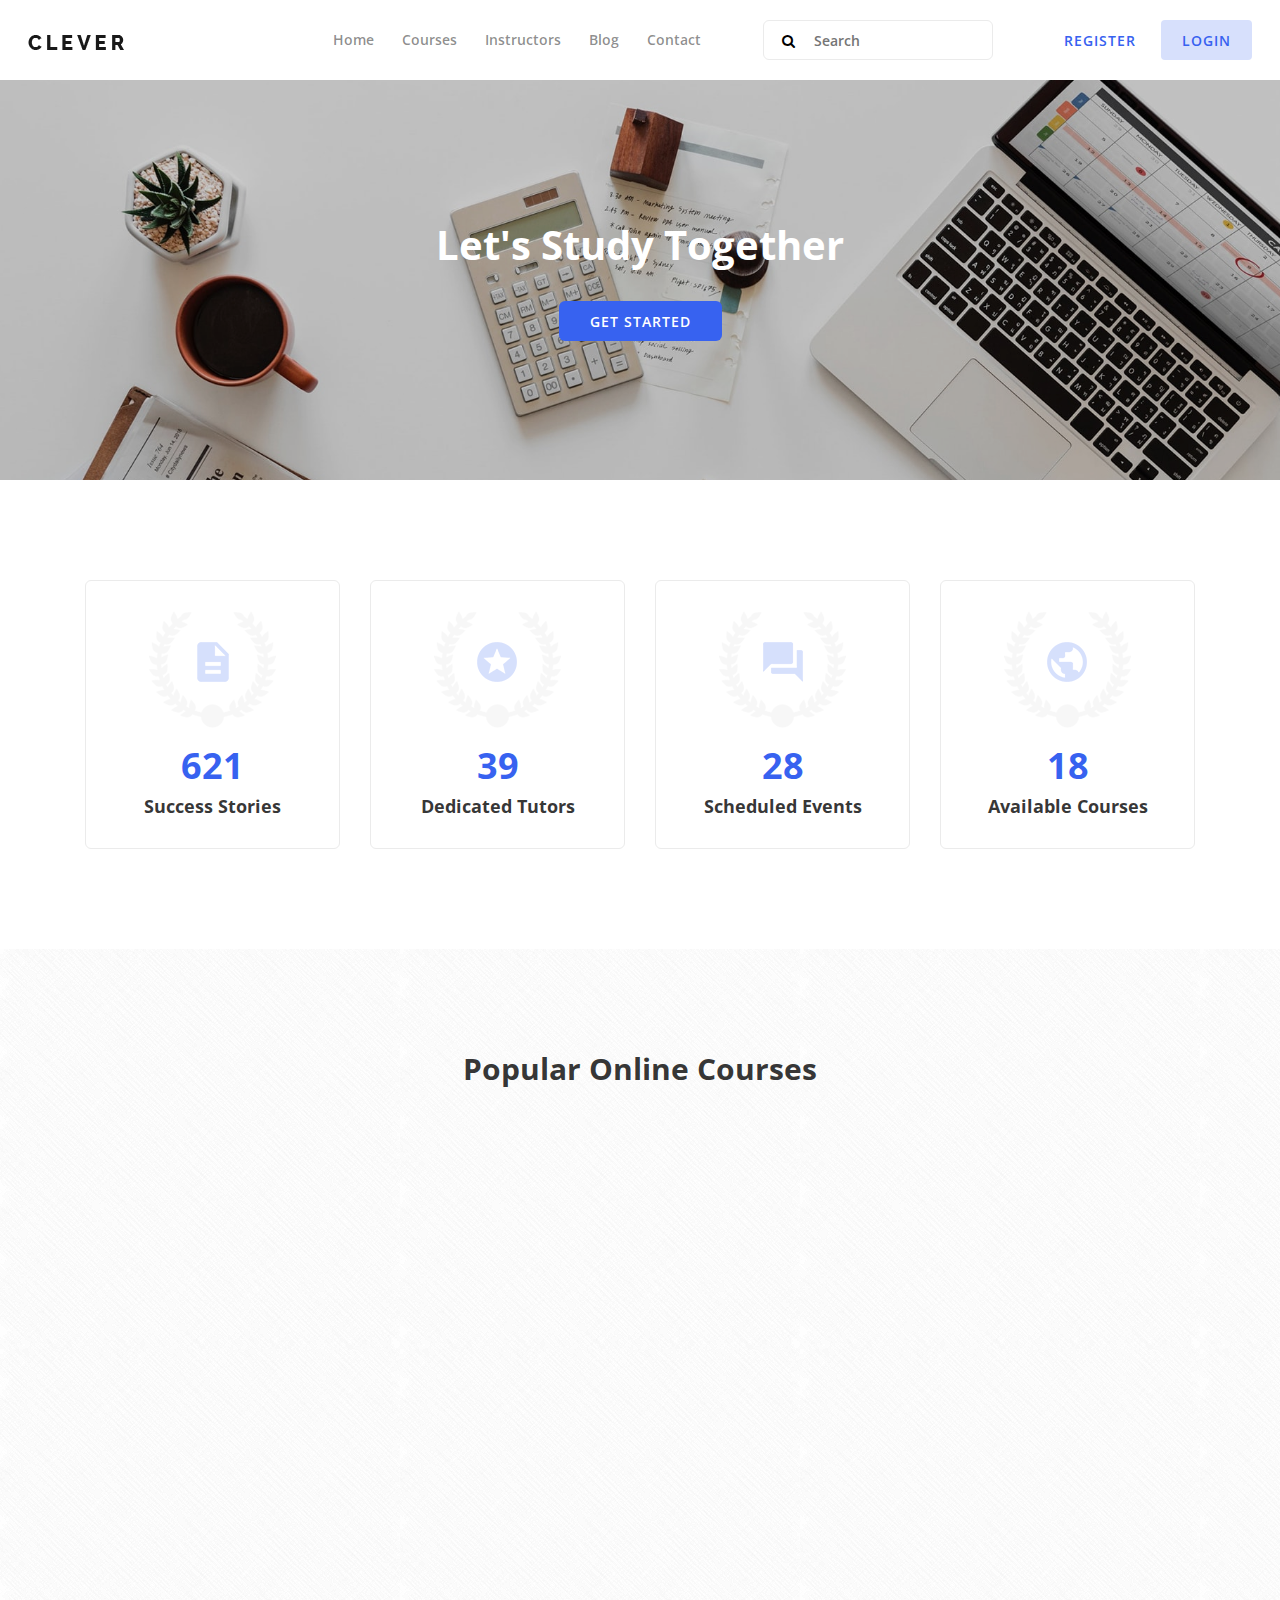
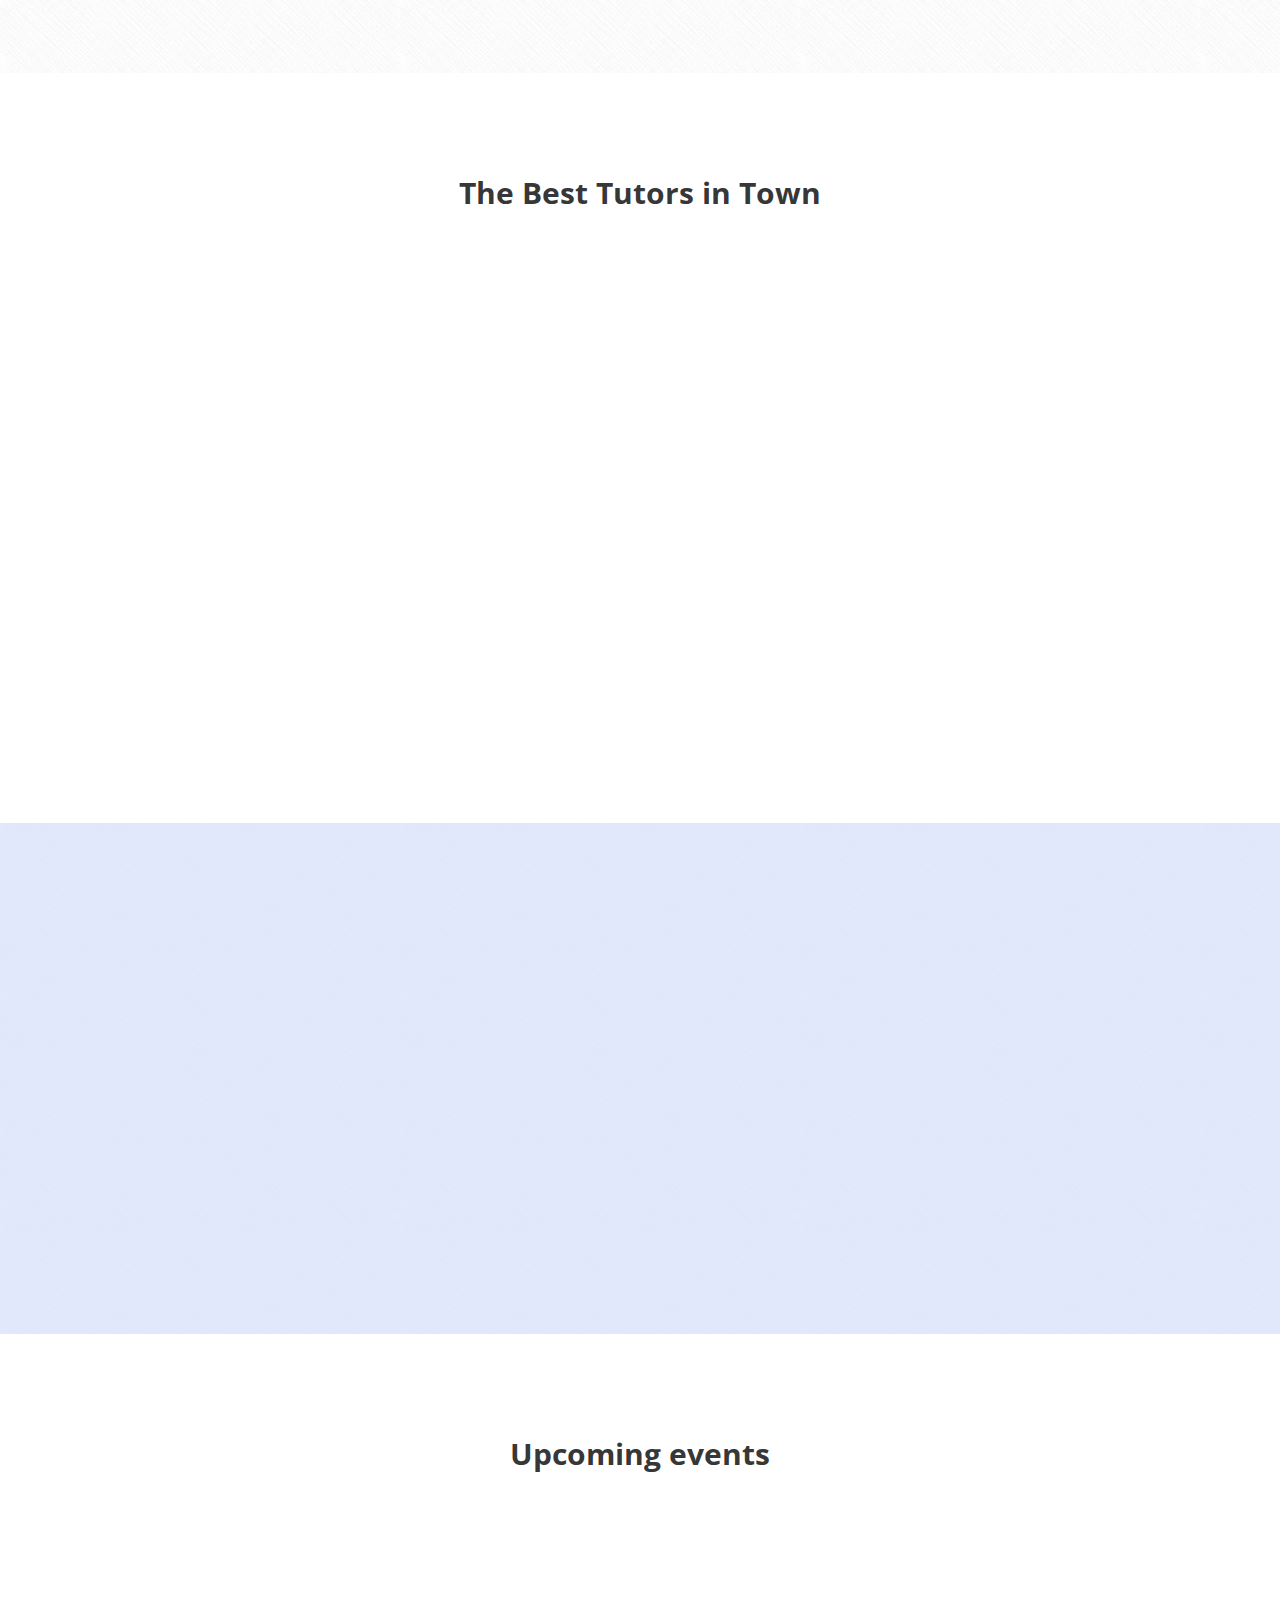
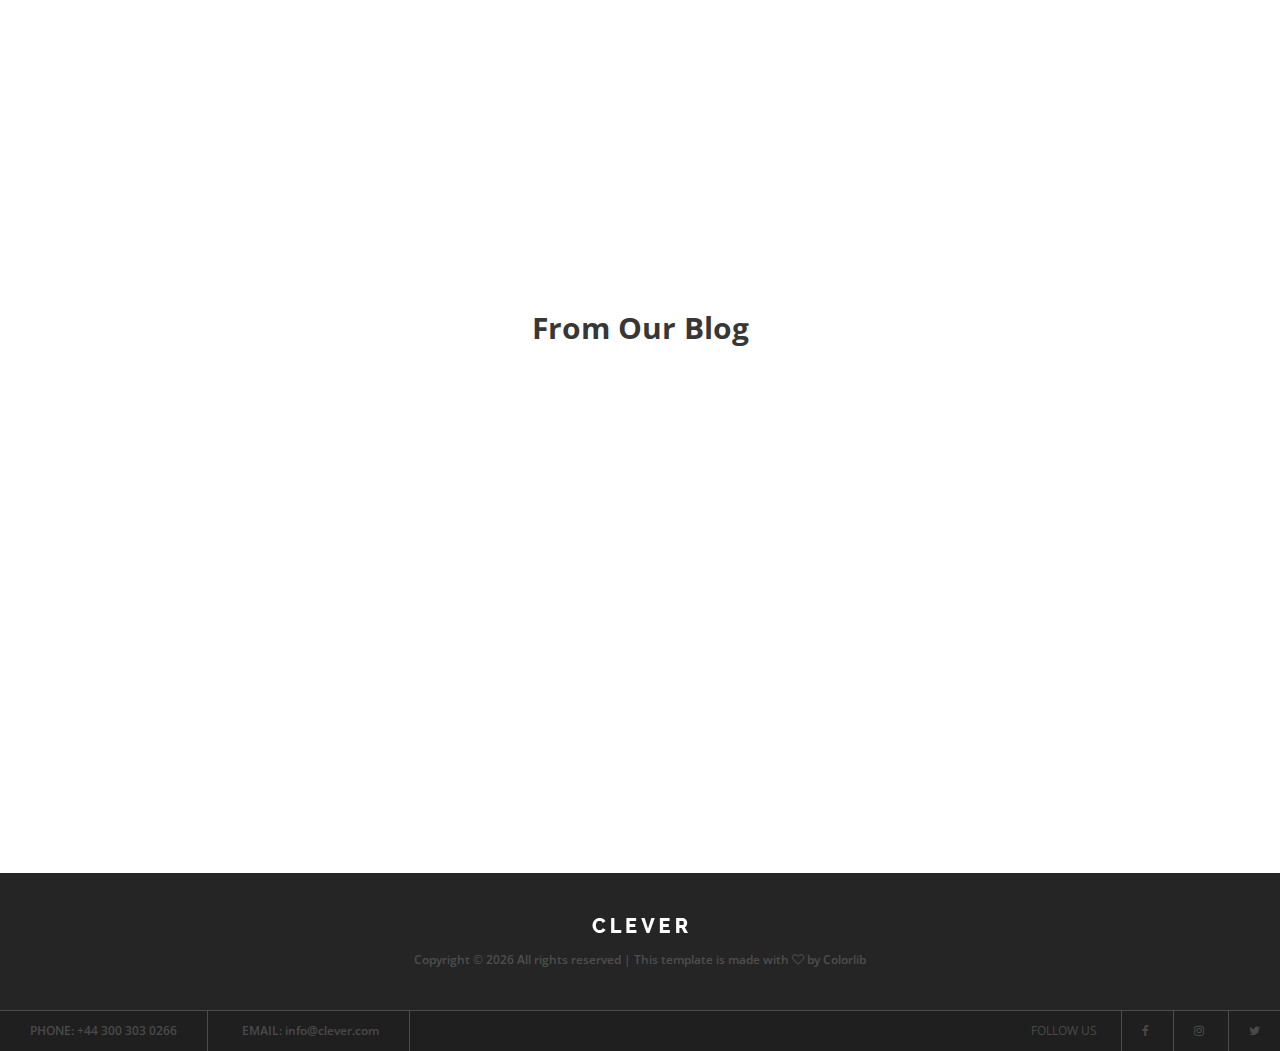
<file: OnlineExam/clever/index.html>
<!DOCTYPE html>
<html lang="en">

<head>
    <meta charset="UTF-8">
    <meta name="description" content="">
    <meta http-equiv="X-UA-Compatible" content="IE=edge">
    <meta name="viewport" content="width=device-width, initial-scale=1, shrink-to-fit=no">
    <!-- The above 4 meta tags *Must* come first in the head; any other head content must come *after* these tags -->

    <!-- Title -->
    <title>Clever - Education &amp; Courses Template | Home</title>

    <!-- Favicon -->
    <link rel="icon" href="img/core-img/favicon.ico">

    <!-- Stylesheet -->
    <link rel="stylesheet" href="style.css">

</head>

<body>
    <!-- Preloader -->
    <div id="preloader">
        <div class="spinner"></div>
    </div>

    <!-- ##### Header Area Start ##### -->
    <header class="header-area">

        <!-- Top Header Area -->
        

        <!-- Navbar Area -->
        <div class="clever-main-menu">
            <div class="classy-nav-container breakpoint-off">
                <!-- Menu -->
                <nav class="classy-navbar justify-content-between" id="cleverNav">

                    <!-- Logo -->
                    <a class="nav-brand" href="index.html"><img src="img/core-img/logo.png" alt=""></a>

                    <!-- Navbar Toggler -->
                    <div class="classy-navbar-toggler">
                        <span class="navbarToggler"><span></span><span></span><span></span></span>
                    </div>

                    <!-- Menu -->
                    <div class="classy-menu">

                        <!-- Close Button -->
                        <div class="classycloseIcon">
                            <div class="cross-wrap"><span class="top"></span><span class="bottom"></span></div>
                        </div>

                        <!-- Nav Start -->
                        <div class="classynav">
                            <ul>
                                <li><a href="index.html">Home</a></li>
                                
                                <li><a href="courses.html">Courses</a></li>
                                <li><a href="instructors.html">Instructors</a></li>
                                <li><a href="blog.html">Blog</a></li>
                                <li><a href="contact.html">Contact</a></li>
                            </ul>

                            <!-- Search Button -->
                            <div class="search-area">
                                <form action="#" method="post">
                                    <input type="search" name="search" id="search" placeholder="Search">
                                    <button type="submit"><i class="fa fa-search" aria-hidden="true"></i></button>
                                </form>
                            </div>

                            <!-- Register / Login -->
                            <div class="register-login-area">
                                <a href="#" class="btn">Register</a>
                                <a href="index-login.html" class="btn active">Login</a>
                            </div>

                        </div>
                        <!-- Nav End -->
                    </div>
                </nav>
            </div>
        </div>
    </header>
    <!-- ##### Header Area End ##### -->

    <!-- ##### Hero Area Start ##### -->
    <section class="hero-area bg-img bg-overlay-2by5" style="background-image: url(img/bg-img/bg1.jpg);">
        <div class="container h-100">
            <div class="row h-100 align-items-center">
                <div class="col-12">
                    <!-- Hero Content -->
                    <div class="hero-content text-center">
                        <h2>Let's Study Together</h2>
                        <a href="#" class="btn clever-btn">Get Started</a>
                    </div>
                </div>
            </div>
        </div>
    </section>
    <!-- ##### Hero Area End ##### -->

    <!-- ##### Cool Facts Area Start ##### -->
    <section class="cool-facts-area section-padding-100-0">
        <div class="container">
            <div class="row">
                <!-- Single Cool Facts Area -->
                <div class="col-12 col-sm-6 col-lg-3">
                    <div class="single-cool-facts-area text-center mb-100 wow fadeInUp" data-wow-delay="250ms">
                        <div class="icon">
                            <img src="img/core-img/docs.png" alt="">
                        </div>
                        <h2><span class="counter">1912</span></h2>
                        <h5>Success Stories</h5>
                    </div>
                </div>

                <!-- Single Cool Facts Area -->
                <div class="col-12 col-sm-6 col-lg-3">
                    <div class="single-cool-facts-area text-center mb-100 wow fadeInUp" data-wow-delay="500ms">
                        <div class="icon">
                            <img src="img/core-img/star.png" alt="">
                        </div>
                        <h2><span class="counter">123</span></h2>
                        <h5>Dedicated Tutors</h5>
                    </div>
                </div>

                <!-- Single Cool Facts Area -->
                <div class="col-12 col-sm-6 col-lg-3">
                    <div class="single-cool-facts-area text-center mb-100 wow fadeInUp" data-wow-delay="750ms">
                        <div class="icon">
                            <img src="img/core-img/events.png" alt="">
                        </div>
                        <h2><span class="counter">89</span></h2>
                        <h5>Scheduled Events</h5>
                    </div>
                </div>

                <!-- Single Cool Facts Area -->
                <div class="col-12 col-sm-6 col-lg-3">
                    <div class="single-cool-facts-area text-center mb-100 wow fadeInUp" data-wow-delay="1000ms">
                        <div class="icon">
                            <img src="img/core-img/earth.png" alt="">
                        </div>
                        <h2><span class="counter">56</span></h2>
                        <h5>Available Courses</h5>
                    </div>
                </div>
            </div>
        </div>
    </section>
    <!-- ##### Cool Facts Area End ##### -->

    <!-- ##### Popular Courses Start ##### -->
    <section class="popular-courses-area section-padding-100-0"
        style="background-image: url(img/core-img/texture.png);">
        <div class="container">
            <div class="row">
                <div class="col-12">
                    <div class="section-heading">
                        <h3>Popular Online Courses</h3>
                    </div>
                </div>
            </div>

            <div class="row">
                <!-- Single Popular Course -->
                <div class="col-12 col-md-6 col-lg-4">
                    <div class="single-popular-course mb-100 wow fadeInUp" data-wow-delay="250ms">
                        <img src="img/bg-img/c1.jpg" alt="">
                        <!-- Course Content -->
                        <div class="course-content">
                            <h4>English Grammar</h4>
                            <div class="meta d-flex align-items-center">
                                <a href="#">Sarah Parker</a>
                                <span><i class="fa fa-circle" aria-hidden="true"></i></span>
                                <a href="#">Art &amp; Design</a>
                            </div>
                            <p>Lorem ipsum dolor sit amet, consectetur adipiscing elit. Fusce enim nulla, mollis eu
                                metus in, sagittis</p>
                        </div>
                        <!-- Seat Rating Fee -->
                        <div class="seat-rating-fee d-flex justify-content-between">
                            <div class="seat-rating h-100 d-flex align-items-center">
                                <div class="seat">
                                    <i class="fa fa-user" aria-hidden="true"></i> 10
                                </div>
                                <div class="rating">
                                    <i class="fa fa-star" aria-hidden="true"></i> 4.5
                                </div>
                            </div>
                            <div class="course-fee h-100">
                                <a href="#" class="free">Free</a>
                            </div>
                        </div>
                    </div>
                </div>

                <!-- Single Popular Course -->
                <div class="col-12 col-md-6 col-lg-4">
                    <div class="single-popular-course mb-100 wow fadeInUp" data-wow-delay="500ms">
                        <img src="img/bg-img/c2.jpg" alt="">
                        <!-- Course Content -->
                        <div class="course-content">
                            <h4>Vocabulary</h4>
                            <div class="meta d-flex align-items-center">
                                <a href="#">Sarah Parker</a>
                                <span><i class="fa fa-circle" aria-hidden="true"></i></span>
                                <a href="#">Art &amp; Design</a>
                            </div>
                            <p>Lorem ipsum dolor sit amet, consectetur adipiscing elit. Fusce enim nulla, mollis eu
                                metus in, sagittis</p>
                        </div>
                        <!-- Seat Rating Fee -->
                        <div class="seat-rating-fee d-flex justify-content-between">
                            <div class="seat-rating h-100 d-flex align-items-center">
                                <div class="seat">
                                    <i class="fa fa-user" aria-hidden="true"></i> 10
                                </div>
                                <div class="rating">
                                    <i class="fa fa-star" aria-hidden="true"></i> 4.5
                                </div>
                            </div>
                            <div class="course-fee h-100">
                                <a href="#">$20</a>
                            </div>
                        </div>
                    </div>
                </div>

                <!-- Single Popular Course -->
                <div class="col-12 col-md-6 col-lg-4">
                    <div class="single-popular-course mb-100 wow fadeInUp" data-wow-delay="750ms">
                        <img src="img/bg-img/c3.jpg" alt="">
                        <!-- Course Content -->
                        <div class="course-content">
                            <h4>Expository writing</h4>
                            <div class="meta d-flex align-items-center">
                                <a href="#">Sarah Parker</a>
                                <span><i class="fa fa-circle" aria-hidden="true"></i></span>
                                <a href="#">Art &amp; Design</a>
                            </div>
                            <p>Lorem ipsum dolor sit amet, consectetur adipiscing elit. Fusce enim nulla, mollis eu
                                metus in, sagittis</p>
                        </div>
                        <!-- Seat Rating Fee -->
                        <div class="seat-rating-fee d-flex justify-content-between">
                            <div class="seat-rating h-100 d-flex align-items-center">
                                <div class="seat">
                                    <i class="fa fa-user" aria-hidden="true"></i> 10
                                </div>
                                <div class="rating">
                                    <i class="fa fa-star" aria-hidden="true"></i> 4.5
                                </div>
                            </div>
                            <div class="course-fee h-100">
                                <a href="#">$45</a>
                            </div>
                        </div>
                    </div>
                </div>
            </div>
        </div>
    </section>
    <!-- ##### Popular Courses End ##### -->

    <!-- ##### Best Tutors Start ##### -->
    <section class="best-tutors-area section-padding-100">
        <div class="container">
            <div class="row">
                <div class="col-12">
                    <div class="section-heading">
                        <h3>The Best Tutors in Town</h3>
                    </div>
                </div>
            </div>

            <div class="row">
                <div class="col-12">
                    <div class="tutors-slide owl-carousel wow fadeInUp" data-wow-delay="250ms">

                        <!-- Single Tutors Slide -->
                        <div class="single-tutors-slides">
                            <!-- Tutor Thumbnail -->
                            <div class="tutor-thumbnail">
                                <img src="img/bg-img/t1.png" alt="">
                            </div>
                            <!-- Tutor Information -->
                            <div class="tutor-information text-center">
                                <h5>Alex Parker</h5>
                                <span>Teacher</span>
                                <p>Lorem ipsum dolor sit amet, consectetur adipiscing elit. Morbi fermentum laoreet
                                    elit, sit amet tincidunt mauris ultrices vitae.</p>
                                <div class="social-info">
                                    <a href="#"><i class="fa fa-facebook" aria-hidden="true"></i></a>
                                    <a href="#"><i class="fa fa-instagram" aria-hidden="true"></i></a>
                                    <a href="#"><i class="fa fa-twitter" aria-hidden="true"></i></a>
                                </div>
                            </div>
                        </div>

                        <!-- Single Tutors Slide -->
                        <div class="single-tutors-slides">
                            <!-- Tutor Thumbnail -->
                            <div class="tutor-thumbnail">
                                <img src="img/bg-img/t2.png" alt="">
                            </div>
                            <!-- Tutor Information -->
                            <div class="tutor-information text-center">
                                <h5>Alex Parker</h5>
                                <span>Teacher</span>
                                <p>Lorem ipsum dolor sit amet, consectetur adipiscing elit. Morbi fermentum laoreet
                                    elit, sit amet tincidunt mauris ultrices vitae.</p>
                                <div class="social-info">
                                    <a href="#"><i class="fa fa-facebook" aria-hidden="true"></i></a>
                                    <a href="#"><i class="fa fa-instagram" aria-hidden="true"></i></a>
                                    <a href="#"><i class="fa fa-twitter" aria-hidden="true"></i></a>
                                </div>
                            </div>
                        </div>

                        <!-- Single Tutors Slide -->
                        <div class="single-tutors-slides">
                            <!-- Tutor Thumbnail -->
                            <div class="tutor-thumbnail">
                                <img src="img/bg-img/t3.png" alt="">
                            </div>
                            <!-- Tutor Information -->
                            <div class="tutor-information text-center">
                                <h5>Alex Parker</h5>
                                <span>Teacher</span>
                                <p>Lorem ipsum dolor sit amet, consectetur adipiscing elit. Morbi fermentum laoreet
                                    elit, sit amet tincidunt mauris ultrices vitae.</p>
                                <div class="social-info">
                                    <a href="#"><i class="fa fa-facebook" aria-hidden="true"></i></a>
                                    <a href="#"><i class="fa fa-instagram" aria-hidden="true"></i></a>
                                    <a href="#"><i class="fa fa-twitter" aria-hidden="true"></i></a>
                                </div>
                            </div>
                        </div>

                        <!-- Single Tutors Slide -->
                        <div class="single-tutors-slides">
                            <!-- Tutor Thumbnail -->
                            <div class="tutor-thumbnail">
                                <img src="img/bg-img/t4.png" alt="">
                            </div>
                            <!-- Tutor Information -->
                            <div class="tutor-information text-center">
                                <h5>Alex Parker</h5>
                                <span>Teacher</span>
                                <p>Lorem ipsum dolor sit amet, consectetur adipiscing elit. Morbi fermentum laoreet
                                    elit, sit amet tincidunt mauris ultrices vitae.</p>
                                <div class="social-info">
                                    <a href="#"><i class="fa fa-facebook" aria-hidden="true"></i></a>
                                    <a href="#"><i class="fa fa-instagram" aria-hidden="true"></i></a>
                                    <a href="#"><i class="fa fa-twitter" aria-hidden="true"></i></a>
                                </div>
                            </div>
                        </div>

                        <!-- Single Tutors Slide -->
                        <div class="single-tutors-slides">
                            <!-- Tutor Thumbnail -->
                            <div class="tutor-thumbnail">
                                <img src="img/bg-img/t5.png" alt="">
                            </div>
                            <!-- Tutor Information -->
                            <div class="tutor-information text-center">
                                <h5>Alex Parker</h5>
                                <span>Teacher</span>
                                <p>Lorem ipsum dolor sit amet, consectetur adipiscing elit. Morbi fermentum laoreet
                                    elit, sit amet tincidunt mauris ultrices vitae.</p>
                                <div class="social-info">
                                    <a href="#"><i class="fa fa-facebook" aria-hidden="true"></i></a>
                                    <a href="#"><i class="fa fa-instagram" aria-hidden="true"></i></a>
                                    <a href="#"><i class="fa fa-twitter" aria-hidden="true"></i></a>
                                </div>
                            </div>
                        </div>
                    </div>
                </div>
            </div>
        </div>
    </section>
    <!-- ##### Best Tutors End ##### -->

    <!-- ##### Register Now Start ##### -->
    <section class="register-now section-padding-100-0 d-flex justify-content-between align-items-center"
        style="background-image: url(img/core-img/texture.png);">
        <!-- Register Contact Form -->
        <div class="register-contact-form mb-100 wow fadeInUp" data-wow-delay="250ms">
            <div class="container-fluid">
                <div class="row">
                    <div class="col-12">
                        <div class="forms">
                            <h4>Courses For Free</h4>
                            <form action="#" method="post">
                                <div class="row">
                                    <div class="col-12 col-lg-6">
                                        <div class="form-group">
                                            <input type="text" class="form-control" id="text" placeholder="Name">
                                        </div>
                                    </div>
                                    <div class="col-12 col-lg-6">
                                        <div class="form-group">
                                            <input type="email" class="form-control" id="email" placeholder="Email">
                                        </div>
                                    </div>
                                    <div class="col-12 col-lg-6">
                                        <div class="form-group">
                                            <input type="text" class="form-control" id="phone" placeholder="Phone">
                                        </div>
                                    </div>
                                    <div class="col-12 col-lg-6">
                                        <div class="form-group">
                                            <input type="text" class="form-control" id="site" placeholder="Site">
                                        </div>
                                    </div>
                                    <div class="col-12">
                                        <button class="btn clever-btn w-100">Send Message</button>
                                    </div>
                                </div>
                            </form>
                        </div>
                    </div>
                </div>
            </div>
        </div>

        <!-- Register Now Countdown -->
        <div class="register-now-countdown mb-100 wow fadeInUp" data-wow-delay="500ms">
            <h3>Register Now</h3>
            <p>Lorem ipsum dolor sit amet, consectetur adipiscing elit. Morbi fermentum laoreet elit, sit amet tincidunt
                mauris ultrices vitae. Donec bibendum tortor sed mi faucibus vehicula. Sed erat lorem</p>
            <!-- Register Countdown -->
            <div class="register-countdown">
                <div class="events-cd d-flex flex-wrap" data-countdown="2019/03/01"></div>
            </div>
        </div>
    </section>
    <!-- ##### Register Now End ##### -->

    <!-- ##### Upcoming Events Start ##### -->
    <section class="upcoming-events section-padding-100-0">
        <div class="container">
            <div class="row">
                <div class="col-12">
                    <div class="section-heading">
                        <h3>Upcoming events</h3>
                    </div>
                </div>
            </div>

            <div class="row">
                <!-- Single Upcoming Events -->
                <div class="col-12 col-md-6 col-lg-4">
                    <div class="single-upcoming-events mb-50 wow fadeInUp" data-wow-delay="250ms">
                        <!-- Events Thumb -->
                        <div class="events-thumb">
                            <img src="img/bg-img/e1.jpg" alt="">
                            <h6 class="event-date">August 26</h6>
                            <h4 class="event-title">Networking Day</h4>
                        </div>
                        <!-- Date & Fee -->
                        <div class="date-fee d-flex justify-content-between">
                            <div class="date">
                                <p><i class="fa fa-clock"></i> August 26 @ 9:00 am</p>
                            </div>
                            <div class="events-fee">
                                <a href="#">$45</a>
                            </div>
                        </div>
                    </div>
                </div>

                <!-- Single Upcoming Events -->
                <div class="col-12 col-md-6 col-lg-4">
                    <div class="single-upcoming-events mb-50 wow fadeInUp" data-wow-delay="500ms">
                        <!-- Events Thumb -->
                        <div class="events-thumb">
                            <img src="img/bg-img/e2.jpg" alt="">
                            <h6 class="event-date">August 7</h6>
                            <h4 class="event-title">Open Doors Day</h4>
                        </div>
                        <!-- Date & Fee -->
                        <div class="date-fee d-flex justify-content-between">
                            <div class="date">
                                <p><i class="fa fa-clock"></i> August 7 @ 9:00 am</p>
                            </div>
                            <div class="events-fee">
                                <a href="#" class="free">Free</a>
                            </div>
                        </div>
                    </div>
                </div>

                <!-- Single Upcoming Events -->
                <div class="col-12 col-md-6 col-lg-4">
                    <div class="single-upcoming-events mb-50 wow fadeInUp" data-wow-delay="750ms">
                        <!-- Events Thumb -->
                        <div class="events-thumb">
                            <img src="img/bg-img/e3.jpg" alt="">
                            <h6 class="event-date">August 3</h6>
                            <h4 class="event-title">Creative Leadership</h4>
                        </div>
                        <!-- Date & Fee -->
                        <div class="date-fee d-flex justify-content-between">
                            <div class="date">
                                <p><i class="fa fa-clock"></i> August 3 @ 9:00 am</p>
                            </div>
                            <div class="events-fee">
                                <a href="#">$45</a>
                            </div>
                        </div>
                    </div>
                </div>
            </div>
        </div>
    </section>
    <!-- ##### Upcoming Events End ##### -->

    <!-- ##### Blog Area Start ##### -->
    <section class="blog-area section-padding-100-0">
        <div class="container">
            <div class="row">
                <div class="col-12">
                    <div class="section-heading">
                        <h3>From Our Blog</h3>
                    </div>
                </div>
            </div>

            <div class="row">
                <!-- Single Blog Area -->
                <div class="col-12 col-md-6">
                    <div class="single-blog-area mb-100 wow fadeInUp" data-wow-delay="250ms">
                        <img src="img/blog-img/1.jpg" alt="">
                        <!-- Blog Content -->
                        <div class="blog-content">
                            <a href="#" class="blog-headline">
                                <h4>English Grammer</h4>
                            </a>
                            <div class="meta d-flex align-items-center">
                                <a href="#">Sarah Parker</a>
                                <span><i class="fa fa-circle" aria-hidden="true"></i></span>
                                <a href="#">Art &amp; Design</a>
                            </div>
                            <p>Lorem ipsum dolor sit amet, consectetur adipiscing elit. Fusce enim nulla, mollis eu
                                metus in, sagittis</p>
                        </div>
                    </div>
                </div>

                <!-- Single Blog Area -->
                <div class="col-12 col-md-6">
                    <div class="single-blog-area mb-100 wow fadeInUp" data-wow-delay="500ms">
                        <img src="img/blog-img/2.jpg" alt="">
                        <!-- Blog Content -->
                        <div class="blog-content">
                            <a href="#" class="blog-headline">
                                <h4>English Grammer</h4>
                            </a>
                            <div class="meta d-flex align-items-center">
                                <a href="#">Sarah Parker</a>
                                <span><i class="fa fa-circle" aria-hidden="true"></i></span>
                                <a href="#">Art &amp; Design</a>
                            </div>
                            <p>Lorem ipsum dolor sit amet, consectetur adipiscing elit. Fusce enim nulla, mollis eu
                                metus in, sagittis</p>
                        </div>
                    </div>
                </div>
            </div>
        </div>
    </section>
    <!-- ##### Blog Area End ##### -->

    <!-- ##### Footer Area Start ##### -->
    <footer class="footer-area">
        <!-- Top Footer Area -->
        <div class="top-footer-area">
            <div class="container">
                <div class="row">
                    <div class="col-12">
                        <!-- Footer Logo -->
                        <div class="footer-logo">
                            <a href="index.html"><img src="img/core-img/logo2.png" alt=""></a>
                        </div>
                        <!-- Copywrite -->
                        <p><a href="#">
                                <!-- Link back to Colorlib can't be removed. Template is licensed under CC BY 3.0. -->
                                Copyright &copy;
                                <script>document.write(new Date().getFullYear());</script> All rights reserved | This
                                template is made with <i class="fa fa-heart-o" aria-hidden="true"></i> by <a
                                    href="https://colorlib.com" target="_blank">Colorlib</a>
                                <!-- Link back to Colorlib can't be removed. Template is licensed under CC BY 3.0. -->
                        </p>
                    </div>
                </div>
            </div>
        </div>

        <!-- Bottom Footer Area -->
        <div class="bottom-footer-area d-flex justify-content-between align-items-center">
            <!-- Contact Info -->
            <div class="contact-info">
                <a href="#"><span>Phone:</span> +44 300 303 0266</a>
                <a href="#"><span>Email:</span> info@clever.com</a>
            </div>
            <!-- Follow Us -->
            <div class="follow-us">
                <span>Follow us</span>
                <a href="#"><i class="fa fa-facebook" aria-hidden="true"></i></a>
                <a href="#"><i class="fa fa-instagram" aria-hidden="true"></i></a>
                <a href="#"><i class="fa fa-twitter" aria-hidden="true"></i></a>
            </div>
        </div>
    </footer>
    <!-- ##### Footer Area End ##### -->

    <!-- ##### All Javascript Script ##### -->
    <!-- jQuery-2.2.4 js -->
    <script src="js/jquery/jquery-2.2.4.min.js"></script>
    <!-- Popper js -->
    <script src="js/bootstrap/popper.min.js"></script>
    <!-- Bootstrap js -->
    <script src="js/bootstrap/bootstrap.min.js"></script>
    <!-- All Plugins js -->
    <script src="js/plugins/plugins.js"></script>
    <!-- Active js -->
    <script src="js/active.js"></script>
</body>

</html>
</file>
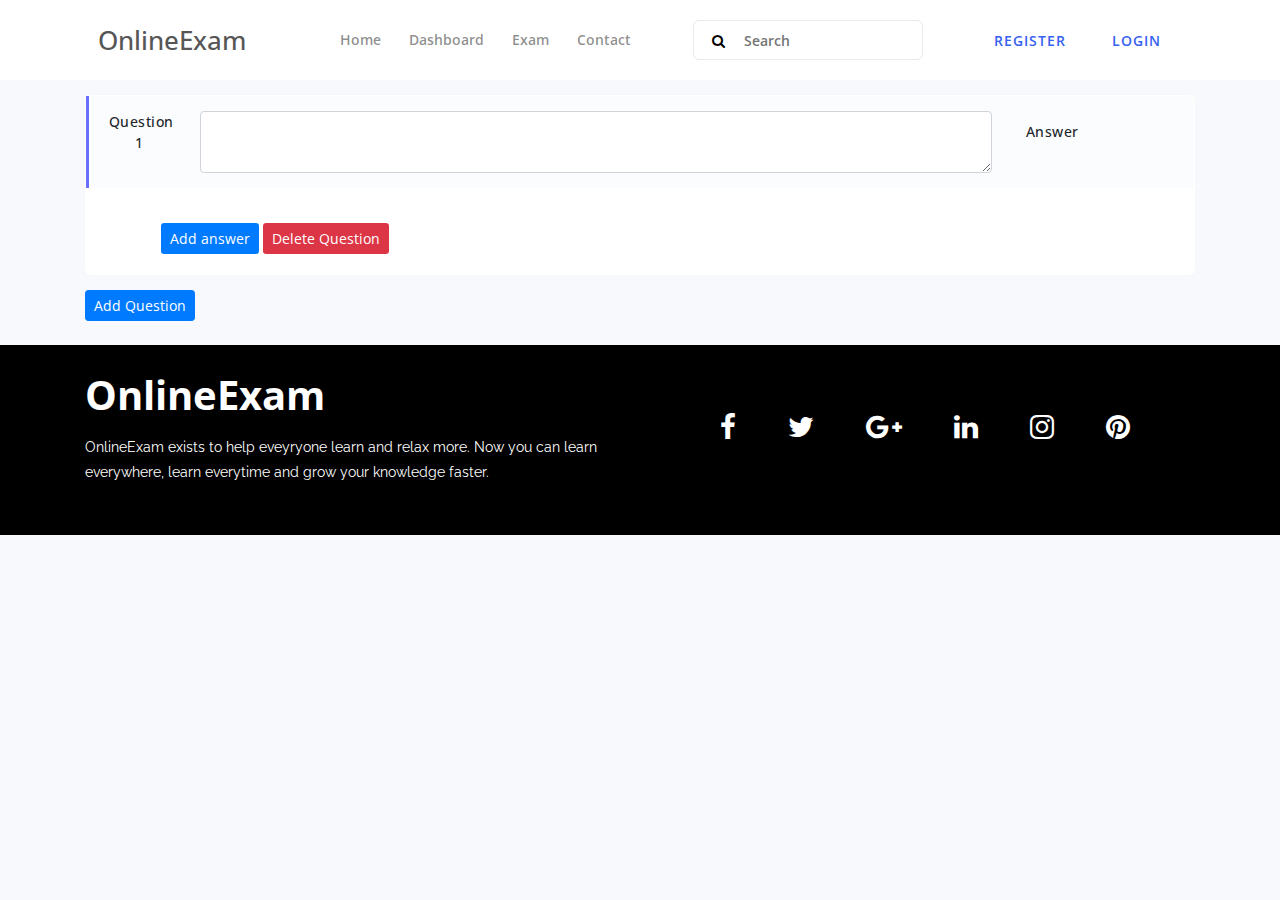
<file: OnlineExam/createexam.html>
<!DOCTYPE html>
<html lang="en">

<head>
    <meta charset="UTF-8">
    <meta name="description" content="">
    <title>Create Exam</title>
    <link rel="stylesheet" href="style.css">
    <link rel="stylesheet" href="createexam.css">

</head>

<body>
    <!-- Preloader -->
    <div id="preloader">
        <div class="spinner"></div>
    </div>

    <!-- ##### Header Area Start ##### -->
    <header class="header-area">

        <!-- Navbar Area -->
        <div class="clever-main-menu">
            <div class="classy-nav-container breakpoint-off">
                <!-- Menu -->
                <nav class="classy-navbar justify-content-between container" id="cleverNav">

                    <a class="nav-brand" href="index.html">OnlineExam</a>

                    <!-- Navbar Toggler -->
                    <div class="classy-navbar-toggler">
                        <span class="navbarToggler"><span></span><span></span><span></span></span>
                    </div>

                    <!-- Menu -->
                    <div class="classy-menu">

                        <!-- Close Button -->
                        <div class="classycloseIcon">
                            <div class="cross-wrap"><span class="top"></span><span class="bottom"></span></div>
                        </div>

                        <!-- Nav Start -->
                        <div class="classynav">
                            <ul>
                                <li><a href="index.html">Home</a></li>
                                <li><a href="dashboard.html">Dashboard</a></li>
                                <li><a href="instructors.html">Exam</a></li>
                                <li><a href="contact.html">Contact</a></li>
                            </ul>

                            <!-- Search Button -->
                            <div class="search-area">
                                <form action="#" method="post">
                                    <input type="search" name="search" id="search" placeholder="Search">
                                    <button><i class="fa fa-search" aria-hidden="true"></i></button>
                                </form>
                            </div>

                            <!-- Register / Login -->
                            <div class="register-login-area">
                                <a href="login.html" class="btn">Register</a>
                                <a href="login.html" class="btn">Login</a>
                            </div>

                        </div>
                        <!-- Nav End -->
                    </div>
                </nav>
            </div>
        </div>
    </header>
    <!-- ##### Header Area End ##### -->
    <main>
        <div class="container">
            <div id="question">
            </div>
            <button onclick="addQuestion()" class="btn btn-sm btn-primary">Add Question</button>
        </div>
    </main>
    <!-- ##### Footer Area Start ##### -->
    <footer class="page-footer font-small bg-dark pt-4 mt-4">
        <div class="container text-center text-md-left">
            <div class="row">
                <div class="col-md-6 mt-md-0 mt-3 color-white">
                    <h1 class="color-white">OnlineExam</h1>
                    <p class="color-white" style="margin: 2.5% 0 0 0">OnlineExam exists to help eveyryone learn and
                        relax more. Now
                        you can learn everywhere, learn everytime and grow your knowledge faster.</p>
                </div>
                <div class="col-md-6 mt-md-0 mt-3 color-white">
                    <div class="container text-center">
                        <!-- Grid row-->
                        <div class="row">
                            <!-- Grid column -->
                            <div class="col-md-12 py-5">
                                <div class="mb-5 flex-center">
                                    <a class="fb-ic">
                                        <i class="fa fa-facebook-f fa-lg white-text mr-md-5 mr-3 fa-2x"> </i>
                                    </a>
                                    <a class="tw-ic">
                                        <i class="fa fa-twitter fa-lg white-text mr-md-5 mr-3 fa-2x"> </i>
                                    </a>
                                    <a class="gplus-ic">
                                        <i class="fa fa-google-plus fa-lg white-text mr-md-5 mr-3 fa-2x"> </i>
                                    </a>
                                    <!--Linkedin -->
                                    <a class="li-ic">
                                        <i class="fa fa-linkedin fa-lg white-text mr-md-5 mr-3 fa-2x"> </i>
                                    </a>
                                    <!--Instagram-->
                                    <a class="ins-ic">
                                        <i class="fa fa-instagram fa-lg white-text mr-md-5 mr-3 fa-2x"> </i>
                                    </a>
                                    <!--Pinterest-->
                                    <a class="pin-ic">
                                        <i class="fa fa-pinterest fa-lg white-text fa-2x"> </i>
                                    </a>
                                </div>
                            </div>
                        </div>
                    </div>
                </div>
            </div>
        </div>
    </footer>
    <!-- ##### Footer Area End ##### -->

    <!-- ##### All Javascript Script ##### -->
    <!-- jQuery-2.2.4 js -->
    <script src="js/jquery/jquery-3.4.1.min.js"></script>
    <!-- Popper js -->
    <script src="js/bootstrap/popper.min.js"></script>
    <!-- Bootstrap js -->
    <script src="js/bootstrap/bootstrap.min.js"></script>
    <!-- All Plugins js -->
    <script src="js/plugins/plugins.js"></script>
    <!-- Active js -->
    <script src="js/active.js"></script>

    <script>
        var number_question_answer = new Array();
        for (var i = 1; i < 100; i++) {
            number_question_answer[i] = new Array("K", "J", "I", "H", "G", "F", "E", "D", "C", "B", "A")
        }

        var number_question = 1;
        function deleteQuestion(id) {
            var i = id.charAt(id.length-1)
            $('#question_' + i).remove();

        }
        function deleteAnswer(id){
            
        }
        function addAnswer(id) {
            for (var i = 1; i < number_question; i++) {
                if (document.getElementById('list_answer_' + i).contains(document.getElementById(id)))
                    $(`<div class="form-group row showcase_row_area">
                                    <div class="col-sm-1 showcase_text_area">
                                        <label for="">${number_question_answer[i].pop()}</label>
                                    </div>
                                    <div class="col-sm-9 showcase_content_area">
                                        <input type="text" class="form-control" id="" placeholder="">
                                    </div>
                                    <div class="col-sm-1 btn-group btn-group-vertical text-center" data-toggle="buttons">
                                        <label class="btn active">
                                            <input type="checkbox" checked name='test'><i class="fa fa-square-o fa-2x"></i><i class="fa fa-check-square-o fa-2x"></i>
                                        </label>
                                    </div>
                                    <div class="col-sm-1 text-center">
                                        <input type="button" class="btn btn-sm bg-danger text-white" value="Delete">
                                    </div>
                                </div>`).insertBefore("#answer_" + i);
            }

        }
        function addQuestion() {
            $(`<div class="grid" id="${'question_' + number_question}">
                    <form action="">
                        <div class="grid-header">
                            <div class="row">
                                <div class="col-sm-1 text-center">${'Question ' + number_question}</div>
                                <div class="col-sm-9 showcase_content_area">
                                    <textarea type="text" class="form-control color-input-white" id="" placeholder=""></textarea>
                                </div>
                                <div class="col-sm-1 text-center mt-10">Answer</div>
                            </div>
                        </div>
                        <div class="grid-body" id="${'list_answer_' + number_question}">
                            <div class="item-wrapper" id="${'answer_' + number_question}">
                            </div>
                            <input type="button" id="${'add_' + number_question}" onclick="addAnswer(this.id)"
                                class="btn btn-sm bg-primary text-white ml-50" value="Add answer">
                            <input type="button" id="${'delete_question_' + number_question}" onclick="deleteQuestion(this.id)" class="btn btn-sm bg-danger text-white" value="Delete Question">
                        </div>
                    </form>
                </div>`).insertBefore("#question");
            number_question++;
        }
        $(document).ready(function () {
            addQuestion();
        });
    </script>
</body>

</html>
</file>
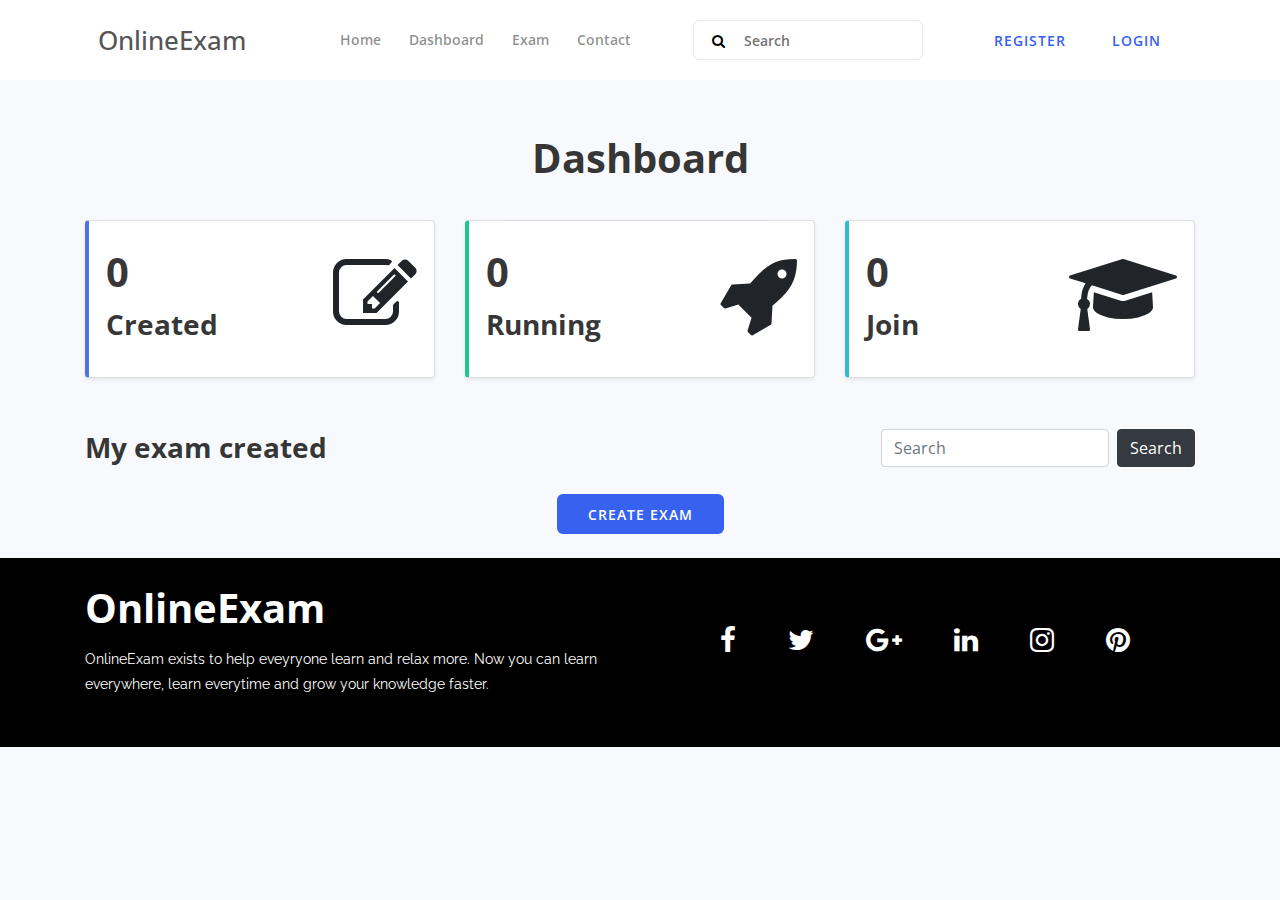
<file: OnlineExam/dashboard.html>
<!DOCTYPE html>
<html lang="en">

<head>
    <meta charset="UTF-8">
    <title>Dashboard</title>
    <link rel="stylesheet" href="style.css">

    <link rel="stylesheet" href="dashboard.css">


</head>

<body>
    <!-- Preloader -->
    <div id="preloader">
        <div class="spinner"></div>
    </div>

    <!-- ##### Header Area Start ##### -->
    <header class="header-area mb-4">

        <!-- Navbar Area -->
        <div class="clever-main-menu">
            <div class="classy-nav-container breakpoint-off">
                <!-- Menu -->
                <nav class="classy-navbar justify-content-between container" id="cleverNav">

                    <a class="nav-brand" href="index.html">OnlineExam</a>

                    <!-- Navbar Toggler -->
                    <div class="classy-navbar-toggler">
                        <span class="navbarToggler"><span></span><span></span><span></span></span>
                    </div>

                    <!-- Menu -->
                    <div class="classy-menu">

                        <!-- Close Button -->
                        <div class="classycloseIcon">
                            <div class="cross-wrap"><span class="top"></span><span class="bottom"></span></div>
                        </div>

                        <!-- Nav Start -->
                        <div class="classynav">
                            <ul>
                                <li><a href="index.html">Home</a></li>
                                <li><a href="dashboard.html">Dashboard</a></li>
                                <li><a href="instructors.html">Exam</a></li>
                                <li><a href="contact.html">Contact</a></li>
                            </ul>

                            <!-- Search Button -->
                            <div class="search-area">
                                <form action="#" method="post">
                                    <input type="search" name="search" id="search" placeholder="Search">
                                    <button><i class="fa fa-search" aria-hidden="true"></i></button>
                                </form>
                            </div>

                            <!-- Register / Login -->
                            <div class="register-login-area">
                                <a href="login.html" class="btn">Register</a>
                                <a href="login.html" class="btn">Login</a>
                            </div>

                        </div>
                        <!-- Nav End -->
                    </div>
                </nav>
            </div>
        </div>
    </header>
    <!-- ##### Header Area End ##### -->
    <main>
        <div class="container">
            <div class="text-center header-text">
                <h1>Dashboard</h1>
            </div>
            <div class="row">
                <div class="col-md-4">
                    <div class="card mb-4 shadow-sm container your-create">
                        <div class="row">
                            <div class="col-sm-6 card-content">
                                <h1>0</h1>
                                <h3>Created</h3>
                            </div>
                            <div class="col-sm-6 card-content"><i class="fa fa-edit icon-size"></i></div>
                        </div>
                    </div>
                </div>
                <div class="col-md-4">
                    <div class="card mb-4 shadow-sm container your-running">
                        <div class="row">
                            <div class="col-sm-6 card-content">
                                <h1>0</h1>
                                <h3>Running</h3>
                            </div>
                            <div class="col-sm-6 card-content"><i class="fa fa-rocket icon-size"></i></div>
                        </div>
                    </div>
                </div>
                <div class="col-md-4">
                    <div class="card mb-4 shadow-sm container your-join">
                        <div class="row">
                            <div class="col-sm-6 card-content">
                                <h1>0</h1>
                                <h3>Join</h3>
                            </div>
                            <div class="col-sm-6 card-content"><i class="fa fa-mortar-board icon-size"></i></div>
                        </div>
                    </div>
                </div>
            </div>
            <div class="search">
                <h3 class="d-inline">My exam created</h3>
                <form class="form-inline my-2 my-lg-0 search-form">
                    <input class="form-control mr-sm-2" type="search" placeholder="Search" aria-label="Search">
                    <button class="btn btn-dark my-2 my-sm-0" type="submit">Search</button>
                </form>
            </div>
            <div class="hero-content text-center">
                <a href="#" onclick="document.getElementById('create').style.display='block'"
                    class="btn clever-btn">Create exam</a>
                <div id="create" class="modal">
                    <form action="" method="POST">
                        <div class="animate container container-modal bg-light">
                            <span onclick="document.getElementById('create').style.display='none'" class="close"
                                title="Close Modal">&times;</span>
                            <div class="container">
                                <h2 class="pt-2 pb-4">Create exam</h2>

                                <label style="float: left;">
                                    <h6>Name Exam :</h6>
                                </label>
                                <input type="text" class="form-control" required>
                                <label style="float: left;">
                                    <h6>Describe Exam:</h6>
                                </label>
                                <textarea class="form-control"></textarea>
                                <a href="#" class="btn clever-btn mt-4 mb-4 bg-dark">Create Exam</a>
                            </div>
                    </form>
                </div>
            </div>
        </div>
    </main>
    <!-- ##### Footer Area Start ##### -->
    <footer class="page-footer font-small bg-dark pt-4 mt-4">
        <div class="container text-center text-md-left">
            <div class="row">
                <div class="col-md-6 mt-md-0 mt-3 color-white">
                    <h1 class="color-white">OnlineExam</h1>
                    <p class="color-white" style="margin: 2.5% 0 0 0">OnlineExam exists to help eveyryone learn and
                        relax more. Now
                        you can learn everywhere, learn everytime and grow your knowledge faster.</p>
                </div>
                <div class="col-md-6 mt-md-0 mt-3 color-white">
                    <div class="container text-center">
                        <!-- Grid row-->
                        <div class="row">
                            <!-- Grid column -->
                            <div class="col-md-12 py-5">
                                <div class="mb-5 flex-center">
                                    <a class="fb-ic">
                                        <i class="fa fa-facebook-f fa-lg white-text mr-md-5 mr-3 fa-2x"> </i>
                                    </a>
                                    <a class="tw-ic">
                                        <i class="fa fa-twitter fa-lg white-text mr-md-5 mr-3 fa-2x"> </i>
                                    </a>
                                    <a class="gplus-ic">
                                        <i class="fa fa-google-plus fa-lg white-text mr-md-5 mr-3 fa-2x"> </i>
                                    </a>
                                    <!--Linkedin -->
                                    <a class="li-ic">
                                        <i class="fa fa-linkedin fa-lg white-text mr-md-5 mr-3 fa-2x"> </i>
                                    </a>
                                    <!--Instagram-->
                                    <a class="ins-ic">
                                        <i class="fa fa-instagram fa-lg white-text mr-md-5 mr-3 fa-2x"> </i>
                                    </a>
                                    <!--Pinterest-->
                                    <a class="pin-ic">
                                        <i class="fa fa-pinterest fa-lg white-text fa-2x"> </i>
                                    </a>
                                </div>
                            </div>
                        </div>
                    </div>
                </div>
            </div>
        </div>
    </footer>
    <!-- ##### Footer Area End ##### -->

    <!-- ##### All Javascript Script ##### -->
    <!-- jQuery-2.2.4 js -->
    <script src="js/jquery/jquery-3.4.1.min.js"></script>
    <!-- Popper js -->
    <script src="js/bootstrap/popper.min.js"></script>
    <!-- Bootstrap js -->
    <script src="js/bootstrap/bootstrap.min.js"></script>
    <!-- All Plugins js -->
    <script src="js/plugins/plugins.js"></script>
    <!-- Active js -->
    <script src="js/active.js"></script>
    <script>
        var modal = document.getElementById('create');
        window.onclick = function (event) {
            if (event.target == modal) {
                modal.style.display = "none";
            }
        }
    </script>

</body>

</html>
</file>
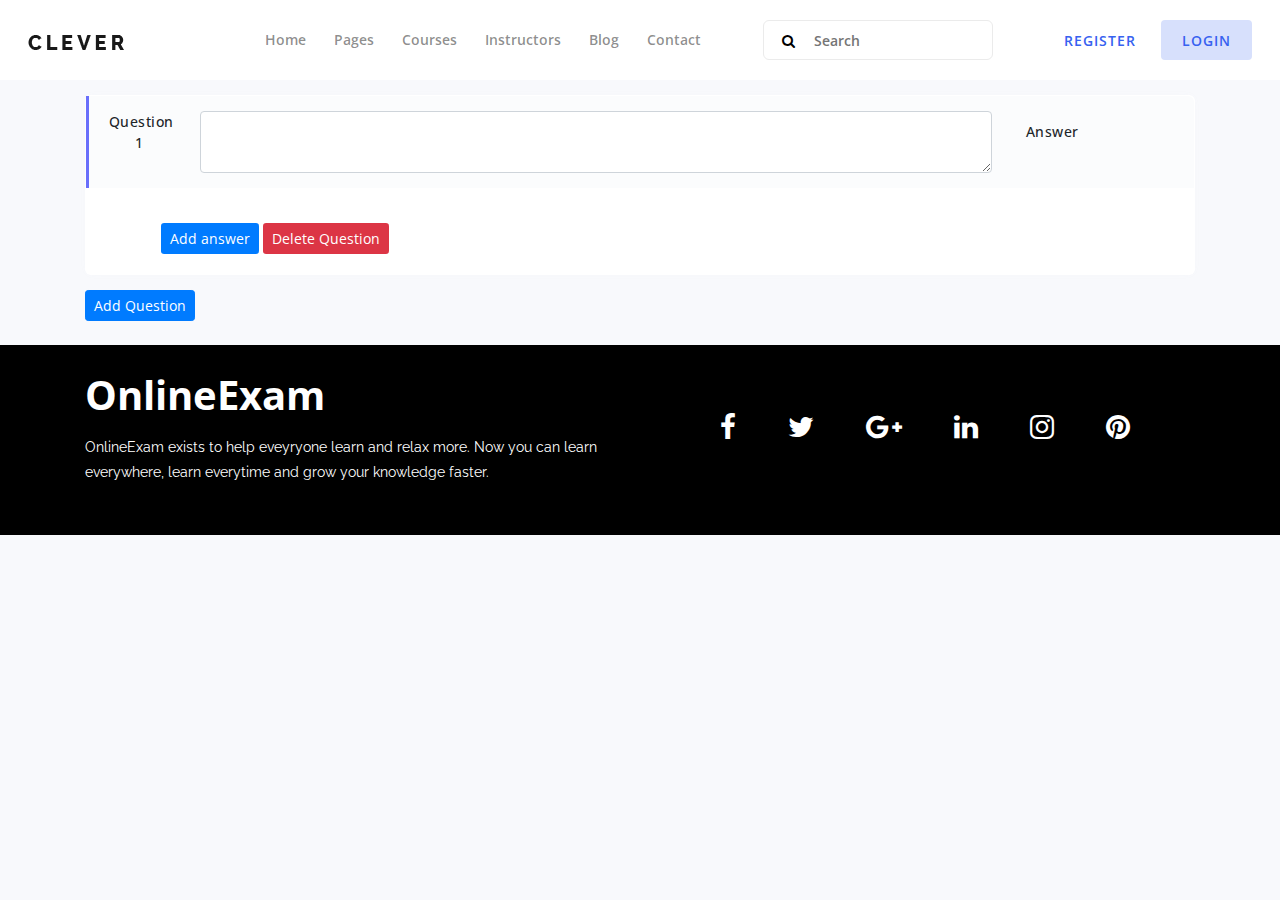
<file: OnlineExam/test.html>
<!DOCTYPE html>
<html lang="en">

<head>
    <meta charset="UTF-8">
    <meta name="description" content="">
    <meta http-equiv="X-UA-Compatible" content="IE=edge">
    <meta name="viewport" content="width=device-width, initial-scale=1, shrink-to-fit=no">
    <!-- The above 4 meta tags *Must* come first in the head; any other head content must come *after* these tags -->

    <!-- Title -->
    <title>Clever - Education &amp; Courses Template | Home</title>

    <!-- Favicon -->
    <link rel="icon" href="img/core-img/favicon.ico">

    <!-- Stylesheet -->
    <link rel="stylesheet" href="style.css">
    <link rel="stylesheet" href="createexam.css">

</head>

<body>
    <!-- Preloader -->
    <div id="preloader">
        <div class="spinner"></div>
    </div>

    <!-- ##### Header Area Start ##### -->
    <header class="header-area">

        <!-- Navbar Area -->
        <div class="clever-main-menu">
            <div class="classy-nav-container breakpoint-off">
                <!-- Menu -->
                <nav class="classy-navbar justify-content-between" id="cleverNav">

                    <!-- Logo -->
                    <a class="nav-brand" href="index.html"><img src="img/core-img/logo.png" alt=""></a>

                    <!-- Navbar Toggler -->
                    <div class="classy-navbar-toggler">
                        <span class="navbarToggler"><span></span><span></span><span></span></span>
                    </div>

                    <!-- Menu -->
                    <div class="classy-menu">

                        <!-- Close Button -->
                        <div class="classycloseIcon">
                            <div class="cross-wrap"><span class="top"></span><span class="bottom"></span></div>
                        </div>

                        <!-- Nav Start -->
                        <div class="classynav">
                            <ul>
                                <li><a href="index.html">Home</a></li>
                                <li><a href="#">Pages</a>
                                    <ul class="dropdown">
                                        <li><a href="index.html">Home</a></li>
                                        <li><a href="courses.html">Courses</a></li>
                                        <li><a href="single-course.html">Single Courses</a></li>
                                        <li><a href="instructors.html">Instructors</a></li>
                                        <li><a href="blog.html">Blog</a></li>
                                        <li><a href="blog-details.html">Single Blog</a></li>
                                        <li><a href="regular-page.html">Regular Page</a></li>
                                        <li><a href="contact.html">Contact</a></li>
                                    </ul>
                                </li>
                                <li><a href="courses.html">Courses</a></li>
                                <li><a href="instructors.html">Instructors</a></li>
                                <li><a href="blog.html">Blog</a></li>
                                <li><a href="contact.html">Contact</a></li>
                            </ul>

                            <!-- Search Button -->
                            <div class="search-area">
                                <form action="#" method="post">
                                    <input type="search" name="search" id="search" placeholder="Search">
                                    <button><i class="fa fa-search" aria-hidden="true"></i></button>
                                </form>
                            </div>

                            <!-- Register / Login -->
                            <div class="register-login-area">
                                <a href="#" class="btn">Register</a>
                                <a href="login.html" class="btn active">Login</a>
                            </div>

                        </div>
                        <!-- Nav End -->
                    </div>
                </nav>
            </div>
        </div>
    </header>
    <!-- ##### Header Area End ##### -->
    <main role="main">
        <div class="container">
            <div id="question">
            </div>
            <button onclick="addQuestion()" class="btn btn-sm btn-primary">Add Question</button>
        </div>
    </main>
    <!-- ##### Footer Area Start ##### -->
    <footer class="page-footer font-small bg-dark pt-4 mt-4">
        <div class="container text-center text-md-left">
            <div class="row">
                <div class="col-md-6 mt-md-0 mt-3 color-white">
                    <h1 class="color-white">OnlineExam</h1>
                    <p class="color-white" style="margin: 2.5% 0 0 0">OnlineExam exists to help eveyryone learn and
                        relax more. Now
                        you can learn everywhere, learn everytime and grow your knowledge faster.</p>
                </div>
                <div class="col-md-6 mt-md-0 mt-3 color-white">
                    <div class="container text-center">
                        <!-- Grid row-->
                        <div class="row">
                            <!-- Grid column -->
                            <div class="col-md-12 py-5">
                                <div class="mb-5 flex-center">
                                    <a class="fb-ic">
                                        <i class="fa fa-facebook-f fa-lg white-text mr-md-5 mr-3 fa-2x"> </i>
                                    </a>
                                    <a class="tw-ic">
                                        <i class="fa fa-twitter fa-lg white-text mr-md-5 mr-3 fa-2x"> </i>
                                    </a>
                                    <a class="gplus-ic">
                                        <i class="fa fa-google-plus fa-lg white-text mr-md-5 mr-3 fa-2x"> </i>
                                    </a>
                                    <!--Linkedin -->
                                    <a class="li-ic">
                                        <i class="fa fa-linkedin fa-lg white-text mr-md-5 mr-3 fa-2x"> </i>
                                    </a>
                                    <!--Instagram-->
                                    <a class="ins-ic">
                                        <i class="fa fa-instagram fa-lg white-text mr-md-5 mr-3 fa-2x"> </i>
                                    </a>
                                    <!--Pinterest-->
                                    <a class="pin-ic">
                                        <i class="fa fa-pinterest fa-lg white-text fa-2x"> </i>
                                    </a>
                                </div>
                            </div>
                        </div>
                    </div>
                </div>
            </div>
        </div>
    </footer>
    <!-- ##### Footer Area End ##### -->

    <!-- ##### All Javascript Script ##### -->
    <!-- jQuery-2.2.4 js -->
    <script src="js/jquery/jquery-3.4.1.min.js"></script>
    <!-- Popper js -->
    <script src="js/bootstrap/popper.min.js"></script>
    <!-- Bootstrap js -->
    <script src="js/bootstrap/bootstrap.min.js"></script>
    <!-- All Plugins js -->
    <script src="js/plugins/plugins.js"></script>
    <!-- Active js -->
    <script src="js/active.js"></script>

    <script>
        let number_question_answer = new Array();
        for (var i = 1; i < 100; i++) {
            number_question_answer[i] = new Array("K", "J", "I", "H", "G", "F", "E", "D", "C", "B", "A")
        }
        let number_question = 1;
        function addAnswer(id) {
            for (var i = 1; i < number_question; i++) {
                if (document.getElementById('list_answer_' + i).contains(document.getElementById(id)))

                    $(`<div class="form-group row showcase_row_area">
                                    <div class="col-sm-1 showcase_text_area">
                                        <label for="">${number_question_answer[i].pop()}</label>
                                    </div>
                                    <div class="col-sm-9 showcase_content_area">
                                        <input type="text" class="form-control" id="" placeholder="">
                                    </div>
                                    <div class="col-sm-1 btn-group btn-group-vertical text-center" data-toggle="buttons">
                                        <label class="btn active">
                                            <input type="checkbox" checked name='test'><i class="fa fa-square-o fa-2x"></i><i class="fa fa-check-square-o fa-2x"></i>
                                        </label>
                                    </div>
                                    <div class="col-sm-1 text-center">
                                        <input type="button" class="btn btn-sm bg-danger text-white" value="Delete">
                                    </div>
                                </div>`).insertBefore("#answer_" + i);
            }

        }
        function addQuestion() {
            $(`<div class="grid">
                    <form action="">
                        <div class="grid-header">
                            <div class="row">
                                <div class="col-sm-1 text-center">${'Question ' + number_question}</div>
                                <div class="col-sm-9 showcase_content_area">
                                    <textarea type="text" class="form-control color-input-white" id="" placeholder=""></textarea>
                                </div>
                                <div class="col-sm-1 text-center mt-10">Answer</div>
                            </div>
                        </div>
                        <div class="grid-body" id="${'list_answer_' + number_question}">
                            <div class="item-wrapper" id="${'answer_' + number_question}">
                            </div>
                            <input type="button" id="${'add_' + number_question}" onclick="addAnswer(this.id)"
                                class="btn btn-sm bg-primary text-white ml-50" value="Add answer">
                            <input type="button" class="btn btn-sm bg-danger text-white" value="Delete Question">
                        </div>
                    </form>
                </div>`).insertBefore("#question");
            number_question++;
        }
        $(document).ready(function () {
            addQuestion();
        });
    </script>
</body>

</html>
</file>
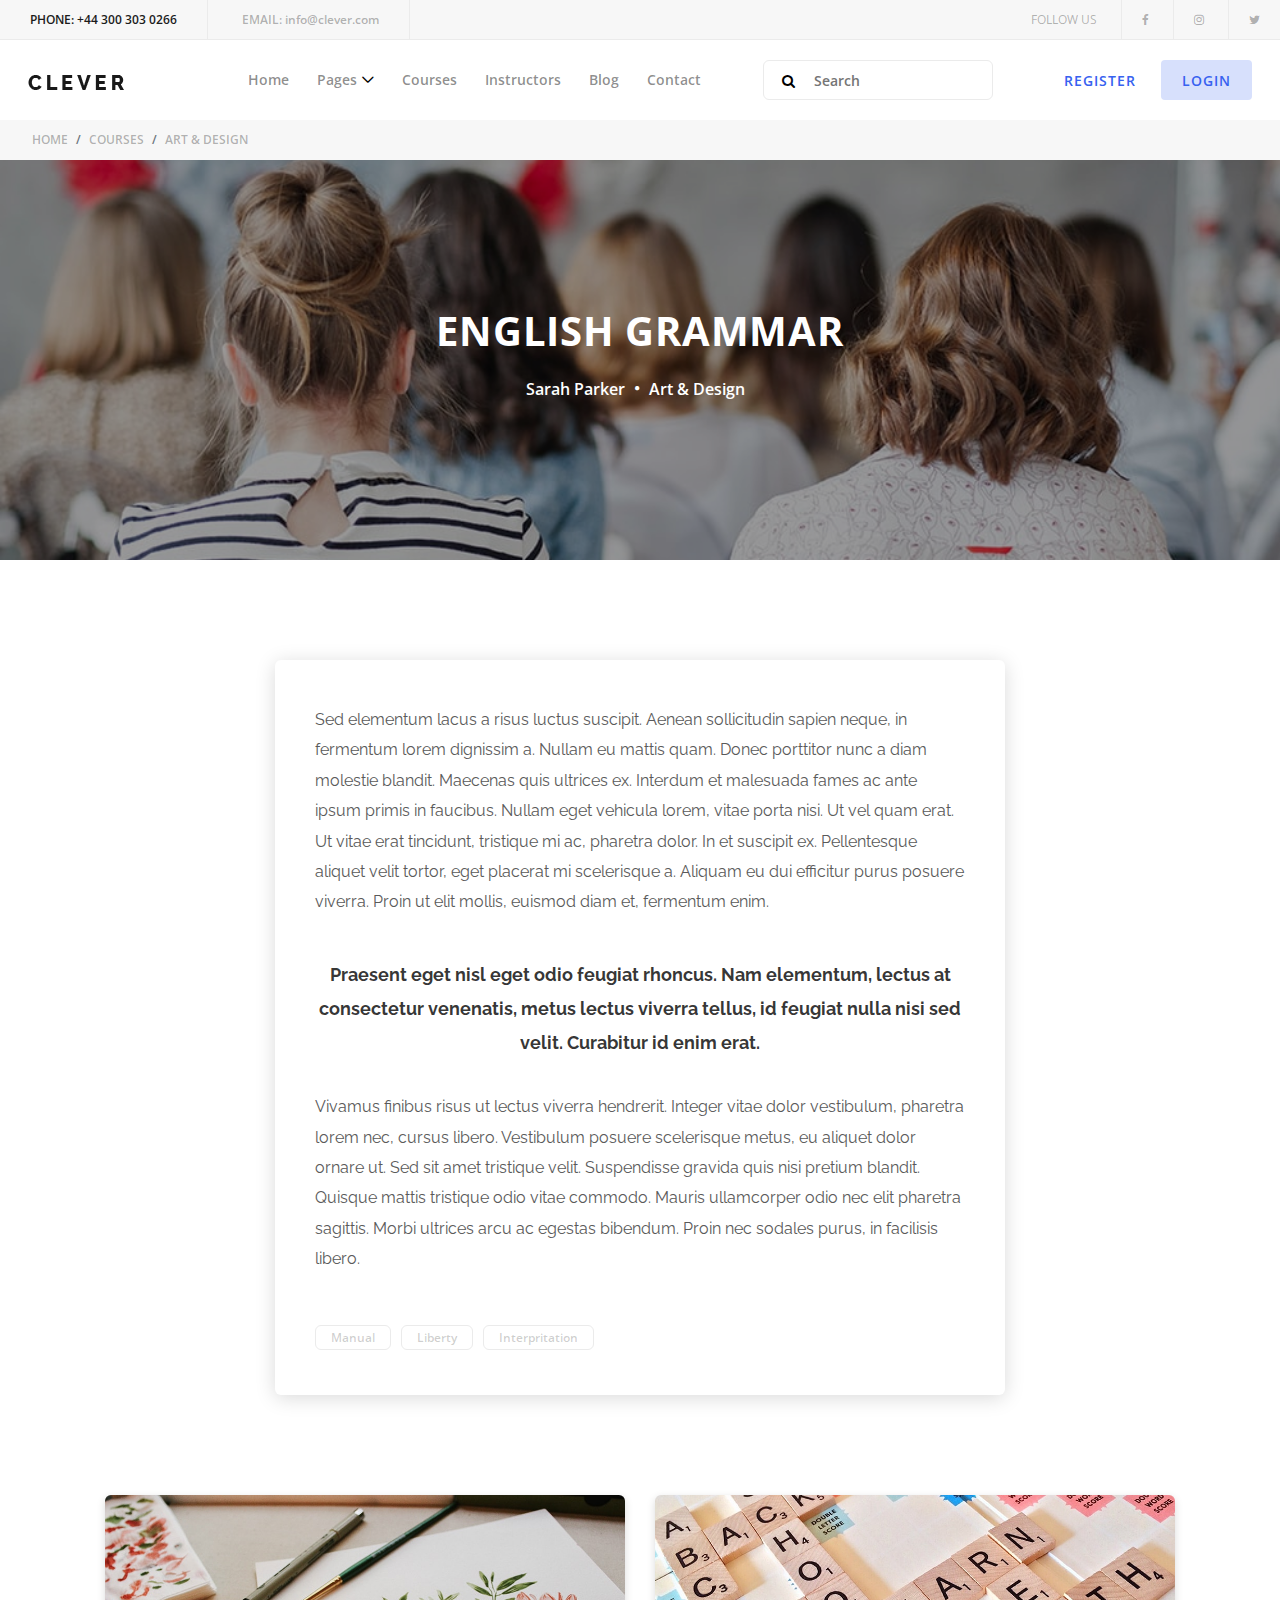
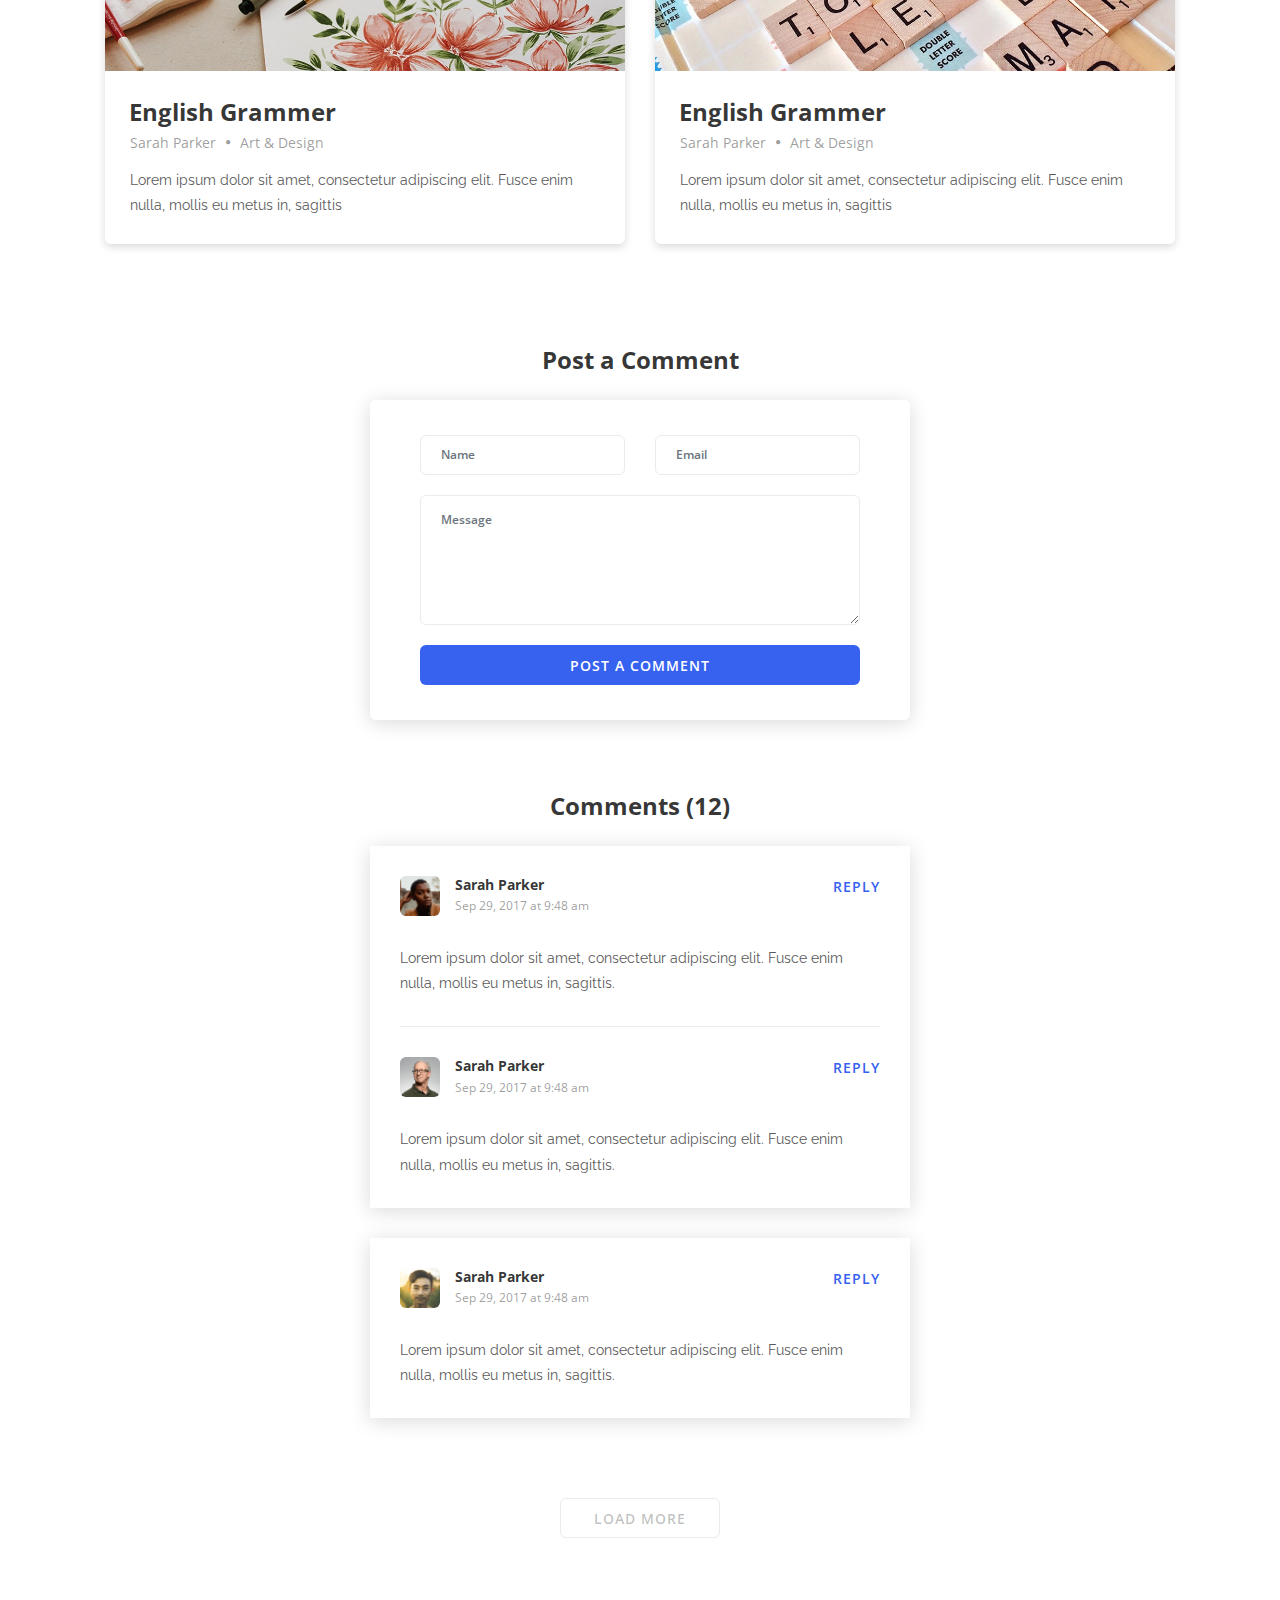
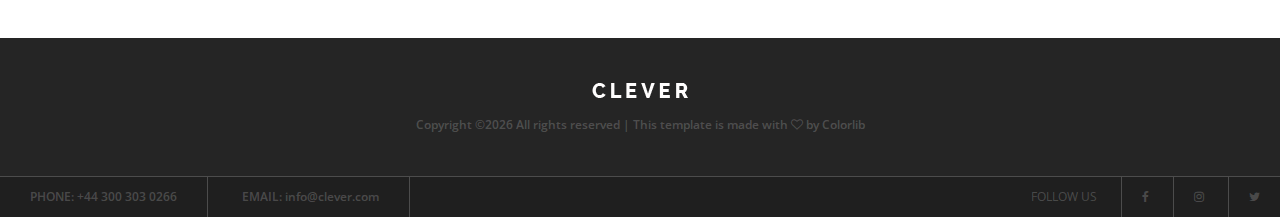
<file: OnlineExam/clever/blog-details.html>
<!DOCTYPE html>
<html lang="en">

<head>
    <meta charset="UTF-8">
    <meta name="description" content="">
    <meta http-equiv="X-UA-Compatible" content="IE=edge">
    <meta name="viewport" content="width=device-width, initial-scale=1, shrink-to-fit=no">
    <!-- The above 4 meta tags *Must* come first in the head; any other head content must come *after* these tags -->

    <!-- Title -->
    <title>Clever - Education &amp; Courses Template | Blog Details</title>

    <!-- Favicon -->
    <link rel="icon" href="img/core-img/favicon.ico">

    <!-- Stylesheet -->
    <link rel="stylesheet" href="style.css">

</head>

<body>
    <!-- Preloader -->
    <div id="preloader">
        <div class="spinner"></div>
    </div>

    <!-- ##### Header Area Start ##### -->
    <header class="header-area">

        <!-- Top Header Area -->
        <div class="top-header-area d-flex justify-content-between align-items-center">
            <!-- Contact Info -->
            <div class="contact-info">
                <a href="#"><span>Phone:</span> +44 300 303 0266</a>
                <a href="#"><span>Email:</span> info@clever.com</a>
            </div>
            <!-- Follow Us -->
            <div class="follow-us">
                <span>Follow us</span>
                <a href="#"><i class="fa fa-facebook" aria-hidden="true"></i></a>
                <a href="#"><i class="fa fa-instagram" aria-hidden="true"></i></a>
                <a href="#"><i class="fa fa-twitter" aria-hidden="true"></i></a>
            </div>
        </div>

        <!-- Navbar Area -->
        <div class="clever-main-menu">
            <div class="classy-nav-container breakpoint-off">
                <!-- Menu -->
                <nav class="classy-navbar justify-content-between" id="cleverNav">

                    <!-- Logo -->
                    <a class="nav-brand" href="index.html"><img src="img/core-img/logo.png" alt=""></a>

                    <!-- Navbar Toggler -->
                    <div class="classy-navbar-toggler">
                        <span class="navbarToggler"><span></span><span></span><span></span></span>
                    </div>

                    <!-- Menu -->
                    <div class="classy-menu">

                        <!-- Close Button -->
                        <div class="classycloseIcon">
                            <div class="cross-wrap"><span class="top"></span><span class="bottom"></span></div>
                        </div>

                        <!-- Nav Start -->
                        <div class="classynav">
                            <ul>
                                <li><a href="index.html">Home</a></li>
                                <li><a href="#">Pages</a>
                                    <ul class="dropdown">
                                        <li><a href="index.html">Home</a></li>
                                        <li><a href="courses.html">Courses</a></li>
                                        <li><a href="single-course.html">Single Courses</a></li>
                                        <li><a href="instructors.html">Instructors</a></li>
                                        <li><a href="blog.html">Blog</a></li>
                                        <li><a href="blog-details.html">Single Blog</a></li>
                                        <li><a href="regular-page.html">Regular Page</a></li>
                                        <li><a href="contact.html">Contact</a></li>
                                    </ul>
                                </li>
                                <li><a href="courses.html">Courses</a></li>
                                <li><a href="instructors.html">Instructors</a></li>
                                <li><a href="blog.html">Blog</a></li>
                                <li><a href="contact.html">Contact</a></li>
                            </ul>

                            <!-- Search Button -->
                            <div class="search-area">
                                <form action="#" method="post">
                                    <input type="search" name="search" id="search" placeholder="Search">
                                    <button type="submit"><i class="fa fa-search" aria-hidden="true"></i></button>
                                </form>
                            </div>

                            <!-- Register / Login -->
                            <div class="register-login-area">
                                <a href="#" class="btn">Register</a>
                                <a href="index-login.html" class="btn active">Login</a>
                            </div>

                        </div>
                        <!-- Nav End -->
                    </div>
                </nav>
            </div>
        </div>
    </header>
    <!-- ##### Header Area End ##### -->

    <!-- ##### Breadcumb Area Start ##### -->
    <div class="breadcumb-area">
        <!-- Breadcumb -->
        <nav aria-label="breadcrumb">
            <ol class="breadcrumb">
                <li class="breadcrumb-item"><a href="#">Home</a></li>
                <li class="breadcrumb-item"><a href="#">Courses</a></li>
                <li class="breadcrumb-item active" aria-current="page">Art &amp; Design</li>
            </ol>
        </nav>
    </div>
    <!-- ##### Breadcumb Area End ##### -->

    <!-- ##### Catagory Area Start ##### -->
    <div class="clever-catagory blog-details bg-img d-flex align-items-center justify-content-center p-3 height-400" style="background-image: url(img/blog-img/7.jpg);">
        <div class="blog-details-headline">
            <h3>English Grammar</h3>
            <div class="meta d-flex align-items-center justify-content-center">
                <a href="#">Sarah Parker</a>
                <span><i class="fa fa-circle" aria-hidden="true"></i></span>
                <a href="#">Art &amp; Design</a>
            </div>
        </div>
    </div>
    <!-- ##### Catagory Area End ##### -->

    <!-- ##### Blog Details Content ##### -->
    <div class="blog-details-content section-padding-100">
        <div class="container">
            <div class="row justify-content-center">
                <div class="col-12 col-lg-8">
                    <!-- Blog Details Text -->
                    <div class="blog-details-text">
                        <p>Sed elementum lacus a risus luctus suscipit. Aenean sollicitudin sapien neque, in fermentum lorem dignissim a. Nullam eu mattis quam. Donec porttitor nunc a diam molestie blandit. Maecenas quis ultrices ex. Interdum et malesuada fames ac ante ipsum primis in faucibus. Nullam eget vehicula lorem, vitae porta nisi. Ut vel quam erat. Ut vitae erat tincidunt, tristique mi ac, pharetra dolor. In et suscipit ex. Pellentesque aliquet velit tortor, eget placerat mi scelerisque a. Aliquam eu dui efficitur purus posuere viverra. Proin ut elit mollis, euismod diam et, fermentum enim.</p>
                        <h5 class="text-center py-4">Praesent eget nisl eget odio feugiat rhoncus. Nam elementum, lectus at consectetur venenatis, metus lectus viverra tellus, id feugiat nulla nisi sed velit. Curabitur id enim erat.</h5>
                        <p>Vivamus finibus risus ut lectus viverra hendrerit. Integer vitae dolor vestibulum, pharetra lorem nec, cursus libero. Vestibulum posuere scelerisque metus, eu aliquet dolor ornare ut. Sed sit amet tristique velit. Suspendisse gravida quis nisi pretium blandit. Quisque mattis tristique odio vitae commodo. Mauris ullamcorper odio nec elit pharetra sagittis. Morbi ultrices arcu ac egestas bibendum. Proin nec sodales purus, in facilisis libero.</p>
                        <!-- Tags -->
                        <div class="post-tags">
                            <ul>
                                <li><a href="#">Manual</a></li>
                                <li><a href="#">Liberty</a></li>
                                <li><a href="#">Interpritation</a></li>
                            </ul>
                        </div>
                    </div>
                </div>
            </div>
        </div>

        <div class="related-posts section-padding-100-0">
            <div class="container-fluid">
                <div class="row">
                    <!-- Single Blog Area -->
                    <div class="col-12 col-lg-6">
                        <div class="single-blog-area mb-100">
                            <img src="img/blog-img/3.jpg" alt="">
                            <!-- Blog Content -->
                            <div class="blog-content">
                                <a href="#" class="blog-headline">
                                    <h4>English Grammer</h4>
                                </a>
                                <div class="meta d-flex align-items-center">
                                    <a href="#">Sarah Parker</a>
                                    <span><i class="fa fa-circle" aria-hidden="true"></i></span>
                                    <a href="#">Art &amp; Design</a>
                                </div>
                                <p>Lorem ipsum dolor sit amet, consectetur adipiscing elit. Fusce enim nulla, mollis eu metus in, sagittis</p>
                            </div>
                        </div>
                    </div>

                    <!-- Single Blog Area -->
                    <div class="col-12 col-lg-6">
                        <div class="single-blog-area mb-100">
                            <img src="img/blog-img/4.jpg" alt="">
                            <!-- Blog Content -->
                            <div class="blog-content">
                                <a href="#" class="blog-headline">
                                    <h4>English Grammer</h4>
                                </a>
                                <div class="meta d-flex align-items-center">
                                    <a href="#">Sarah Parker</a>
                                    <span><i class="fa fa-circle" aria-hidden="true"></i></span>
                                    <a href="#">Art &amp; Design</a>
                                </div>
                                <p>Lorem ipsum dolor sit amet, consectetur adipiscing elit. Fusce enim nulla, mollis eu metus in, sagittis</p>
                            </div>
                        </div>
                    </div>
                </div>
            </div>
        </div>

        <div class="container">
            <div class="row justify-content-center">
                <!-- Post A Comment -->
                <div class="col-12 col-lg-6">
                    <div class="post-a-comments mb-70">
                        <h4>Post a Comment</h4>

                        <form action="#" method="post">
                            <div class="row">
                                <div class="col-12 col-lg-6">
                                    <div class="form-group">
                                        <input type="text" class="form-control" id="text" placeholder="Name">
                                    </div>
                                </div>
                                <div class="col-12 col-lg-6">
                                    <div class="form-group">
                                        <input type="email" class="form-control" id="email" placeholder="Email">
                                    </div>
                                </div>
                                <div class="col-12">
                                    <div class="form-group">
                                        <textarea name="message" class="form-control" id="message" cols="30" rows="10" placeholder="Message"></textarea>
                                    </div>
                                </div>
                                <div class="col-12">
                                    <button class="btn clever-btn w-100">Post A Comment</button>
                                </div>
                            </div>
                        </form>
                    </div>
                </div>
            </div>

            <div class="row justify-content-center">
                <!-- Comments -->
                <div class="col-12 col-lg-6">
                    <div class="comments-area">
                        <h4>Comments (12)</h4>

                        <ol class="comments-list">
                            <!-- Single Comment Area -->
                            <li class="single_comment_area">
                                <!-- Single Comment -->
                                <div class="single-comment-wrap mb-30">
                                    <div class="d-flex justify-content-between mb-30">
                                        <!-- Comment Admin -->
                                        <div class="comment-admin d-flex">
                                            <div class="thumb">
                                                <img src="img/bg-img/t1.png" alt="">
                                            </div>
                                            <div class="text">
                                                <h6>Sarah Parker</h6>
                                                <span>Sep 29, 2017 at 9:48 am</span>
                                            </div>
                                        </div>
                                        <!-- Reply -->
                                        <div class="reply">
                                            <a href="#">Reply</a>
                                        </div>
                                    </div>
                                    <p>Lorem ipsum dolor sit amet, consectetur adipiscing elit. Fusce enim nulla, mollis eu metus in, sagittis.</p>
                                </div>

                                <ol class="children">
                                    <li class="single_comment_area">
                                        <!-- Single Comment -->
                                        <div class="single-comment-wrap">
                                            <div class="d-flex justify-content-between mb-30">
                                                <!-- Comment Admin -->
                                                <div class="comment-admin d-flex">
                                                    <div class="thumb">
                                                        <img src="img/bg-img/t2.png" alt="">
                                                    </div>
                                                    <div class="text">
                                                        <h6>Sarah Parker</h6>
                                                        <span>Sep 29, 2017 at 9:48 am</span>
                                                    </div>
                                                </div>
                                                <!-- Reply -->
                                                <div class="reply">
                                                    <a href="#">Reply</a>
                                                </div>
                                            </div>
                                            <p>Lorem ipsum dolor sit amet, consectetur adipiscing elit. Fusce enim nulla, mollis eu metus in, sagittis.</p>
                                        </div>
                                    </li>
                                </ol>
                            </li>

                            <li class="single_comment_area mb-30">
                                <!-- Single Comment -->
                                <div class="single-comment-wrap">
                                    <div class="d-flex justify-content-between mb-30">
                                        <!-- Comment Admin -->
                                        <div class="comment-admin d-flex">
                                            <div class="thumb">
                                                <img src="img/bg-img/t3.png" alt="">
                                            </div>
                                            <div class="text">
                                                <h6>Sarah Parker</h6>
                                                <span>Sep 29, 2017 at 9:48 am</span>
                                            </div>
                                        </div>
                                        <!-- Reply -->
                                        <div class="reply">
                                            <a href="#">Reply</a>
                                        </div>
                                    </div>
                                    <p>Lorem ipsum dolor sit amet, consectetur adipiscing elit. Fusce enim nulla, mollis eu metus in, sagittis.</p>
                                </div>
                            </li>
                        </ol>
                    </div>
                </div>

                <div class="col-12">
                    <div class="load-more text-center mt-50">
                        <a href="#" class="btn clever-btn btn-2">Load More</a>
                    </div>
                </div>
            </div>
        </div>
    </div>
    <!-- ##### Blog Details Content ##### -->

    <!-- ##### Footer Area Start ##### -->
    <footer class="footer-area">
        <!-- Top Footer Area -->
        <div class="top-footer-area">
            <div class="container">
                <div class="row">
                    <div class="col-12">
                        <!-- Footer Logo -->
                        <div class="footer-logo">
                            <a href="index.html"><img src="img/core-img/logo2.png" alt=""></a>
                        </div>
                        <!-- Copywrite -->
                        <p><a href="#"><!-- Link back to Colorlib can't be removed. Template is licensed under CC BY 3.0. -->
Copyright &copy;<script>document.write(new Date().getFullYear());</script> All rights reserved | This template is made with <i class="fa fa-heart-o" aria-hidden="true"></i> by <a href="https://colorlib.com" target="_blank">Colorlib</a>
<!-- Link back to Colorlib can't be removed. Template is licensed under CC BY 3.0. --></p>
                    </div>
                </div>
            </div>
        </div>

        <!-- Bottom Footer Area -->
        <div class="bottom-footer-area d-flex justify-content-between align-items-center">
            <!-- Contact Info -->
            <div class="contact-info">
                <a href="#"><span>Phone:</span> +44 300 303 0266</a>
                <a href="#"><span>Email:</span> info@clever.com</a>
            </div>
            <!-- Follow Us -->
            <div class="follow-us">
                <span>Follow us</span>
                <a href="#"><i class="fa fa-facebook" aria-hidden="true"></i></a>
                <a href="#"><i class="fa fa-instagram" aria-hidden="true"></i></a>
                <a href="#"><i class="fa fa-twitter" aria-hidden="true"></i></a>
            </div>
        </div>
    </footer>
    <!-- ##### Footer Area End ##### -->

    <!-- ##### All Javascript Script ##### -->
    <!-- jQuery-2.2.4 js -->
    <script src="js/jquery/jquery-2.2.4.min.js"></script>
    <!-- Popper js -->
    <script src="js/bootstrap/popper.min.js"></script>
    <!-- Bootstrap js -->
    <script src="js/bootstrap/bootstrap.min.js"></script>
    <!-- All Plugins js -->
    <script src="js/plugins/plugins.js"></script>
    <!-- Active js -->
    <script src="js/active.js"></script>
</body>

</html>
</file>
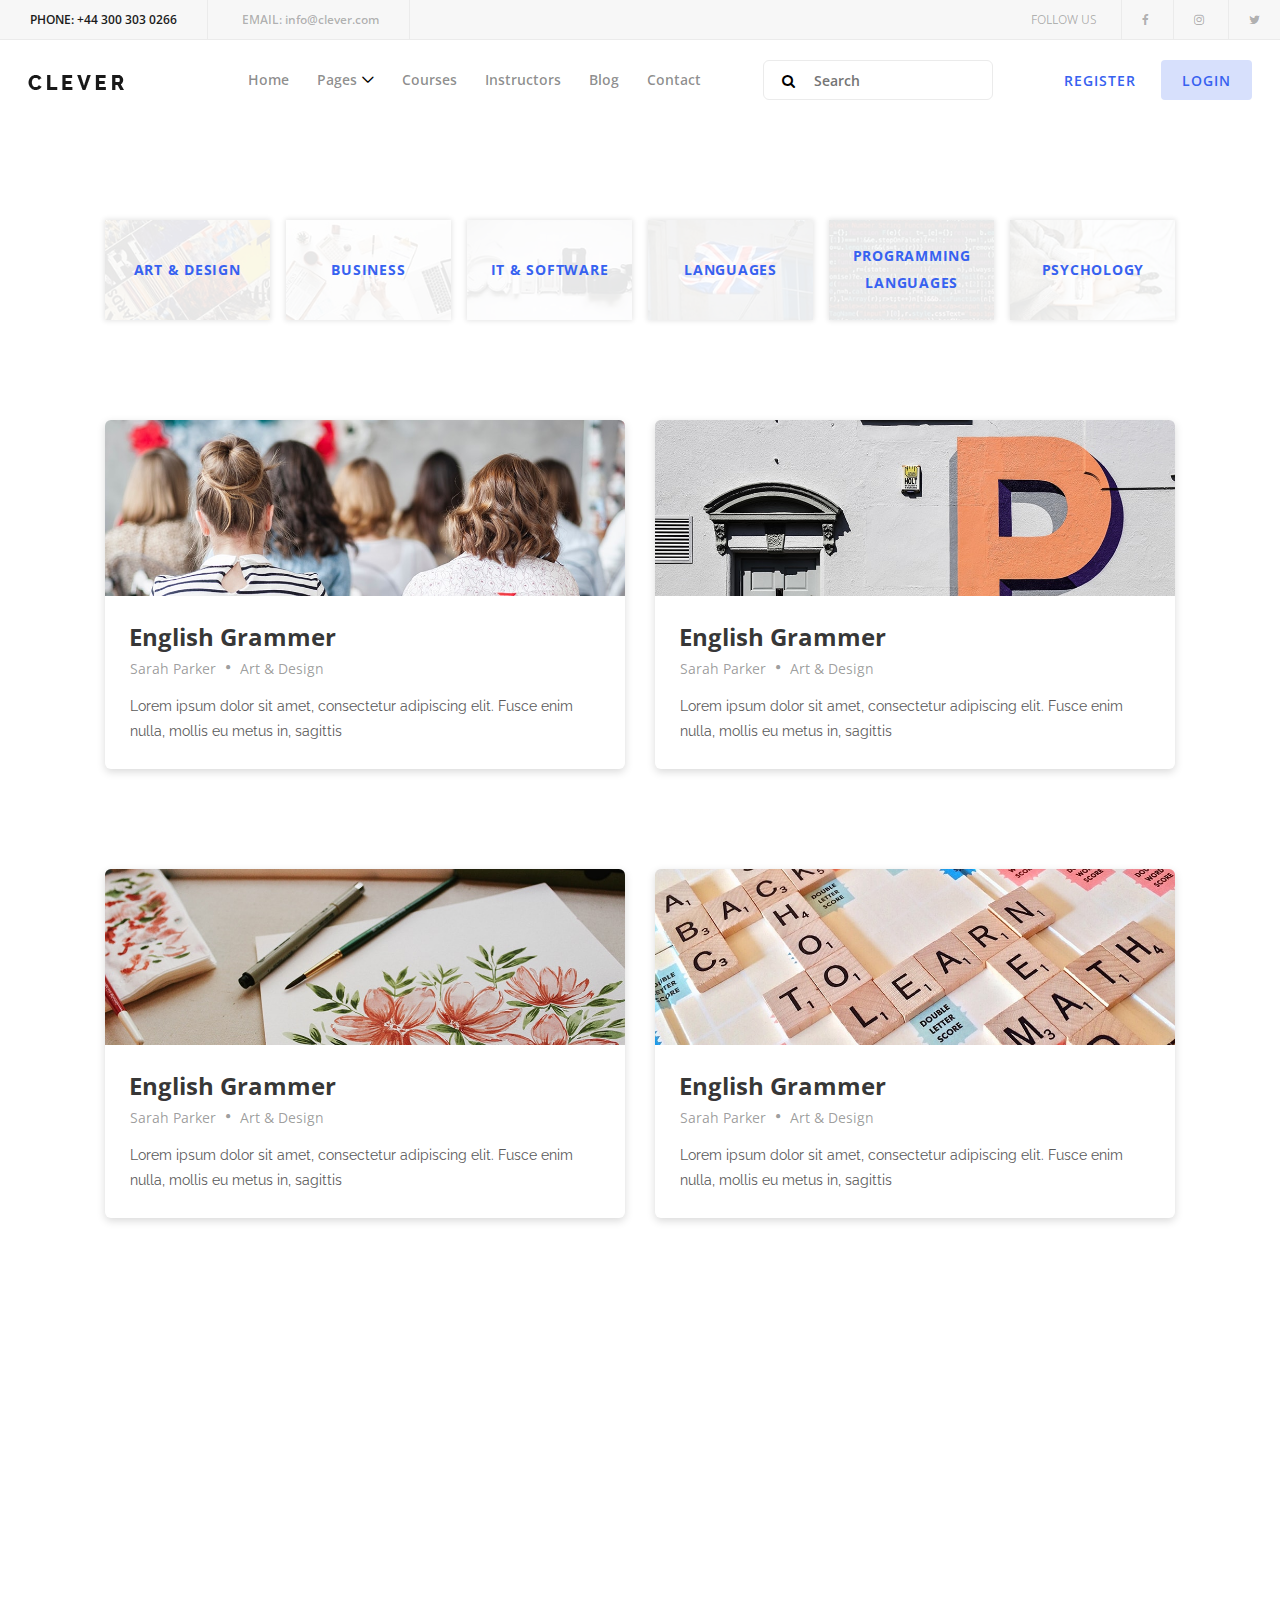
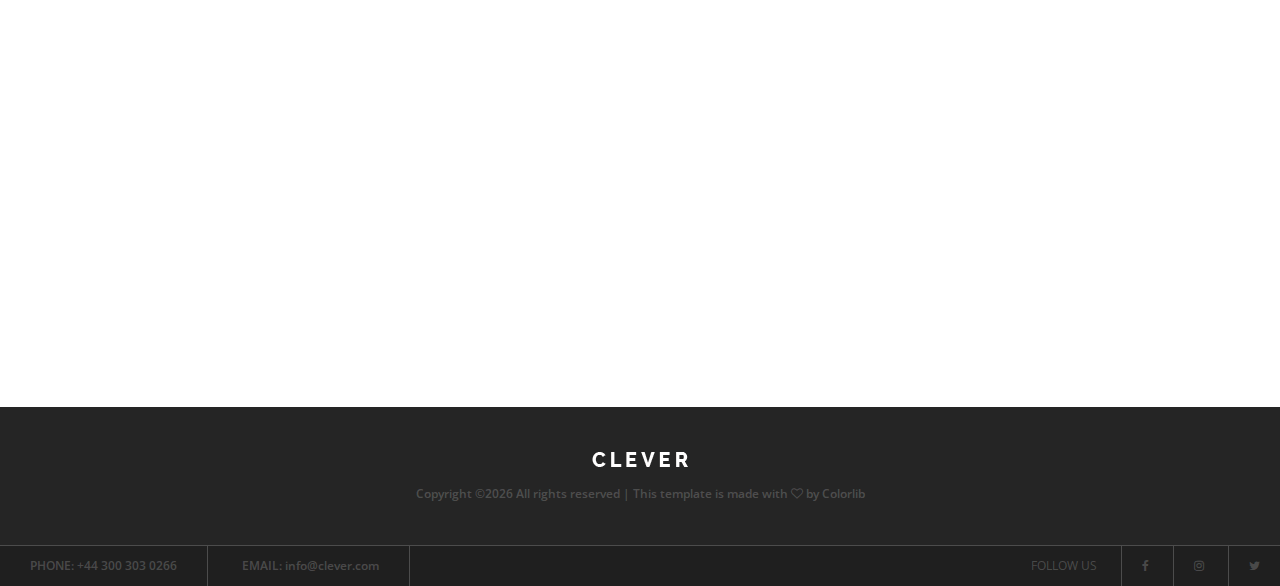
<file: OnlineExam/clever/blog.html>
<!DOCTYPE html>
<html lang="en">

<head>
    <meta charset="UTF-8">
    <meta name="description" content="">
    <meta http-equiv="X-UA-Compatible" content="IE=edge">
    <meta name="viewport" content="width=device-width, initial-scale=1, shrink-to-fit=no">
    <!-- The above 4 meta tags *Must* come first in the head; any other head content must come *after* these tags -->

    <!-- Title -->
    <title>Clever - Education &amp; Courses Template | Blog</title>

    <!-- Favicon -->
    <link rel="icon" href="img/core-img/favicon.ico">

    <!-- Stylesheet -->
    <link rel="stylesheet" href="style.css">

</head>

<body>
    <!-- Preloader -->
    <div id="preloader">
        <div class="spinner"></div>
    </div>

    <!-- ##### Header Area Start ##### -->
    <header class="header-area">

        <!-- Top Header Area -->
        <div class="top-header-area d-flex justify-content-between align-items-center">
            <!-- Contact Info -->
            <div class="contact-info">
                <a href="#"><span>Phone:</span> +44 300 303 0266</a>
                <a href="#"><span>Email:</span> info@clever.com</a>
            </div>
            <!-- Follow Us -->
            <div class="follow-us">
                <span>Follow us</span>
                <a href="#"><i class="fa fa-facebook" aria-hidden="true"></i></a>
                <a href="#"><i class="fa fa-instagram" aria-hidden="true"></i></a>
                <a href="#"><i class="fa fa-twitter" aria-hidden="true"></i></a>
            </div>
        </div>

        <!-- Navbar Area -->
        <div class="clever-main-menu">
            <div class="classy-nav-container breakpoint-off">
                <!-- Menu -->
                <nav class="classy-navbar justify-content-between" id="cleverNav">

                    <!-- Logo -->
                    <a class="nav-brand" href="index.html"><img src="img/core-img/logo.png" alt=""></a>

                    <!-- Navbar Toggler -->
                    <div class="classy-navbar-toggler">
                        <span class="navbarToggler"><span></span><span></span><span></span></span>
                    </div>

                    <!-- Menu -->
                    <div class="classy-menu">

                        <!-- Close Button -->
                        <div class="classycloseIcon">
                            <div class="cross-wrap"><span class="top"></span><span class="bottom"></span></div>
                        </div>

                        <!-- Nav Start -->
                        <div class="classynav">
                            <ul>
                                <li><a href="index.html">Home</a></li>
                                <li><a href="#">Pages</a>
                                    <ul class="dropdown">
                                        <li><a href="index.html">Home</a></li>
                                        <li><a href="courses.html">Courses</a></li>
                                        <li><a href="single-course.html">Single Courses</a></li>
                                        <li><a href="instructors.html">Instructors</a></li>
                                        <li><a href="blog.html">Blog</a></li>
                                        <li><a href="blog-details.html">Single Blog</a></li>
                                        <li><a href="regular-page.html">Regular Page</a></li>
                                        <li><a href="contact.html">Contact</a></li>
                                    </ul>
                                </li>
                                <li><a href="courses.html">Courses</a></li>
                                <li><a href="instructors.html">Instructors</a></li>
                                <li><a href="blog.html">Blog</a></li>
                                <li><a href="contact.html">Contact</a></li>
                            </ul>

                            <!-- Search Button -->
                            <div class="search-area">
                                <form action="#" method="post">
                                    <input type="search" name="search" id="search" placeholder="Search">
                                    <button type="submit"><i class="fa fa-search" aria-hidden="true"></i></button>
                                </form>
                            </div>

                            <!-- Register / Login -->
                            <div class="register-login-area">
                                <a href="#" class="btn">Register</a>
                                <a href="index-login.html" class="btn active">Login</a>
                            </div>

                        </div>
                        <!-- Nav End -->
                    </div>
                </nav>
            </div>
        </div>
    </header>
    <!-- ##### Header Area End ##### -->

    <!-- ##### Blog Area Start ##### -->
    <section class="blog-area blog-page section-padding-100">
        <div class="container-fluid">
            <div class="row">
                <div class="col-12">
                    <div class="blog-catagories mb-70 d-flex flex-wrap justify-content-between">

                        <!-- Single Catagories -->
                        <div class="single-catagories bg-img" style="background-image: url(img/bg-img/bc1.jpg);">
                            <a href="#">
                                <h6>Art &amp; Design</h6>
                            </a>
                        </div>

                        <!-- Single Catagories -->
                        <div class="single-catagories bg-img" style="background-image: url(img/bg-img/bc2.jpg);">
                            <a href="#">
                                <h6>Business</h6>
                            </a>
                        </div>

                        <!-- Single Catagories -->
                        <div class="single-catagories bg-img" style="background-image: url(img/bg-img/bc3.jpg);">
                            <a href="#">
                                <h6>IT &amp; Software</h6>
                            </a>
                        </div>

                        <!-- Single Catagories -->
                        <div class="single-catagories bg-img" style="background-image: url(img/bg-img/bc4.jpg);">
                            <a href="#">
                                <h6>Languages</h6>
                            </a>
                        </div>

                        <!-- Single Catagories -->
                        <div class="single-catagories bg-img" style="background-image: url(img/bg-img/bc5.jpg);">
                            <a href="#">
                                <h6>Programming Languages</h6>
                            </a>
                        </div>

                        <!-- Single Catagories -->
                        <div class="single-catagories bg-img" style="background-image: url(img/bg-img/bc6.jpg);">
                            <a href="#">
                                <h6>psychology</h6>
                            </a>
                        </div>
                    </div>
                </div>
            </div>

            <div class="row">
                <!-- Single Blog Area -->
                <div class="col-12 col-lg-6">
                    <div class="single-blog-area mb-100 wow fadeInUp" data-wow-delay="250ms">
                        <img src="img/blog-img/1.jpg" alt="">
                        <!-- Blog Content -->
                        <div class="blog-content">
                            <a href="#" class="blog-headline">
                                <h4>English Grammer</h4>
                            </a>
                            <div class="meta d-flex align-items-center">
                                <a href="#">Sarah Parker</a>
                                <span><i class="fa fa-circle" aria-hidden="true"></i></span>
                                <a href="#">Art &amp; Design</a>
                            </div>
                            <p>Lorem ipsum dolor sit amet, consectetur adipiscing elit. Fusce enim nulla, mollis eu metus in, sagittis</p>
                        </div>
                    </div>
                </div>

                <!-- Single Blog Area -->
                <div class="col-12 col-lg-6">
                    <div class="single-blog-area mb-100 wow fadeInUp" data-wow-delay="500ms">
                        <img src="img/blog-img/2.jpg" alt="">
                        <!-- Blog Content -->
                        <div class="blog-content">
                            <a href="#" class="blog-headline">
                                <h4>English Grammer</h4>
                            </a>
                            <div class="meta d-flex align-items-center">
                                <a href="#">Sarah Parker</a>
                                <span><i class="fa fa-circle" aria-hidden="true"></i></span>
                                <a href="#">Art &amp; Design</a>
                            </div>
                            <p>Lorem ipsum dolor sit amet, consectetur adipiscing elit. Fusce enim nulla, mollis eu metus in, sagittis</p>
                        </div>
                    </div>
                </div>

                <!-- Single Blog Area -->
                <div class="col-12 col-lg-6">
                    <div class="single-blog-area mb-100 wow fadeInUp" data-wow-delay="250ms">
                        <img src="img/blog-img/3.jpg" alt="">
                        <!-- Blog Content -->
                        <div class="blog-content">
                            <a href="#" class="blog-headline">
                                <h4>English Grammer</h4>
                            </a>
                            <div class="meta d-flex align-items-center">
                                <a href="#">Sarah Parker</a>
                                <span><i class="fa fa-circle" aria-hidden="true"></i></span>
                                <a href="#">Art &amp; Design</a>
                            </div>
                            <p>Lorem ipsum dolor sit amet, consectetur adipiscing elit. Fusce enim nulla, mollis eu metus in, sagittis</p>
                        </div>
                    </div>
                </div>

                <!-- Single Blog Area -->
                <div class="col-12 col-lg-6">
                    <div class="single-blog-area mb-100 wow fadeInUp" data-wow-delay="500ms">
                        <img src="img/blog-img/4.jpg" alt="">
                        <!-- Blog Content -->
                        <div class="blog-content">
                            <a href="#" class="blog-headline">
                                <h4>English Grammer</h4>
                            </a>
                            <div class="meta d-flex align-items-center">
                                <a href="#">Sarah Parker</a>
                                <span><i class="fa fa-circle" aria-hidden="true"></i></span>
                                <a href="#">Art &amp; Design</a>
                            </div>
                            <p>Lorem ipsum dolor sit amet, consectetur adipiscing elit. Fusce enim nulla, mollis eu metus in, sagittis</p>
                        </div>
                    </div>
                </div>

                <!-- Single Blog Area -->
                <div class="col-12 col-lg-6">
                    <div class="single-blog-area mb-100 wow fadeInUp" data-wow-delay="250ms">
                        <img src="img/blog-img/5.jpg" alt="">
                        <!-- Blog Content -->
                        <div class="blog-content">
                            <a href="#" class="blog-headline">
                                <h4>English Grammer</h4>
                            </a>
                            <div class="meta d-flex align-items-center">
                                <a href="#">Sarah Parker</a>
                                <span><i class="fa fa-circle" aria-hidden="true"></i></span>
                                <a href="#">Art &amp; Design</a>
                            </div>
                            <p>Lorem ipsum dolor sit amet, consectetur adipiscing elit. Fusce enim nulla, mollis eu metus in, sagittis</p>
                        </div>
                    </div>
                </div>

                <!-- Single Blog Area -->
                <div class="col-12 col-lg-6">
                    <div class="single-blog-area mb-100 wow fadeInUp" data-wow-delay="500ms">
                        <img src="img/blog-img/6.jpg" alt="">
                        <!-- Blog Content -->
                        <div class="blog-content">
                            <a href="#" class="blog-headline">
                                <h4>English Grammer</h4>
                            </a>
                            <div class="meta d-flex align-items-center">
                                <a href="#">Sarah Parker</a>
                                <span><i class="fa fa-circle" aria-hidden="true"></i></span>
                                <a href="#">Art &amp; Design</a>
                            </div>
                            <p>Lorem ipsum dolor sit amet, consectetur adipiscing elit. Fusce enim nulla, mollis eu metus in, sagittis</p>
                        </div>
                    </div>
                </div>
            </div>

            <div class="row">
                <div class="col-12">
                    <div class="load-more text-center mt-100 wow fadeInUp" data-wow-delay="1000ms">
                        <a href="#" class="btn clever-btn btn-2">Load More</a>
                    </div>
                </div>
            </div>
        </div>
    </section>
    <!-- ##### Blog Area End ##### -->

    <!-- ##### Footer Area Start ##### -->
    <footer class="footer-area">
        <!-- Top Footer Area -->
        <div class="top-footer-area">
            <div class="container">
                <div class="row">
                    <div class="col-12">
                        <!-- Footer Logo -->
                        <div class="footer-logo">
                            <a href="index.html"><img src="img/core-img/logo2.png" alt=""></a>
                        </div>
                        <!-- Copywrite -->
                        <p><a href="#"><!-- Link back to Colorlib can't be removed. Template is licensed under CC BY 3.0. -->
Copyright &copy;<script>document.write(new Date().getFullYear());</script> All rights reserved | This template is made with <i class="fa fa-heart-o" aria-hidden="true"></i> by <a href="https://colorlib.com" target="_blank">Colorlib</a>
<!-- Link back to Colorlib can't be removed. Template is licensed under CC BY 3.0. --></p>
                    </div>
                </div>
            </div>
        </div>

        <!-- Bottom Footer Area -->
        <div class="bottom-footer-area d-flex justify-content-between align-items-center">
            <!-- Contact Info -->
            <div class="contact-info">
                <a href="#"><span>Phone:</span> +44 300 303 0266</a>
                <a href="#"><span>Email:</span> info@clever.com</a>
            </div>
            <!-- Follow Us -->
            <div class="follow-us">
                <span>Follow us</span>
                <a href="#"><i class="fa fa-facebook" aria-hidden="true"></i></a>
                <a href="#"><i class="fa fa-instagram" aria-hidden="true"></i></a>
                <a href="#"><i class="fa fa-twitter" aria-hidden="true"></i></a>
            </div>
        </div>
    </footer>
    <!-- ##### Footer Area End ##### -->

    <!-- ##### All Javascript Script ##### -->
    <!-- jQuery-2.2.4 js -->
    <script src="js/jquery/jquery-2.2.4.min.js"></script>
    <!-- Popper js -->
    <script src="js/bootstrap/popper.min.js"></script>
    <!-- Bootstrap js -->
    <script src="js/bootstrap/bootstrap.min.js"></script>
    <!-- All Plugins js -->
    <script src="js/plugins/plugins.js"></script>
    <!-- Active js -->
    <script src="js/active.js"></script>
</body>

</html>
</file>
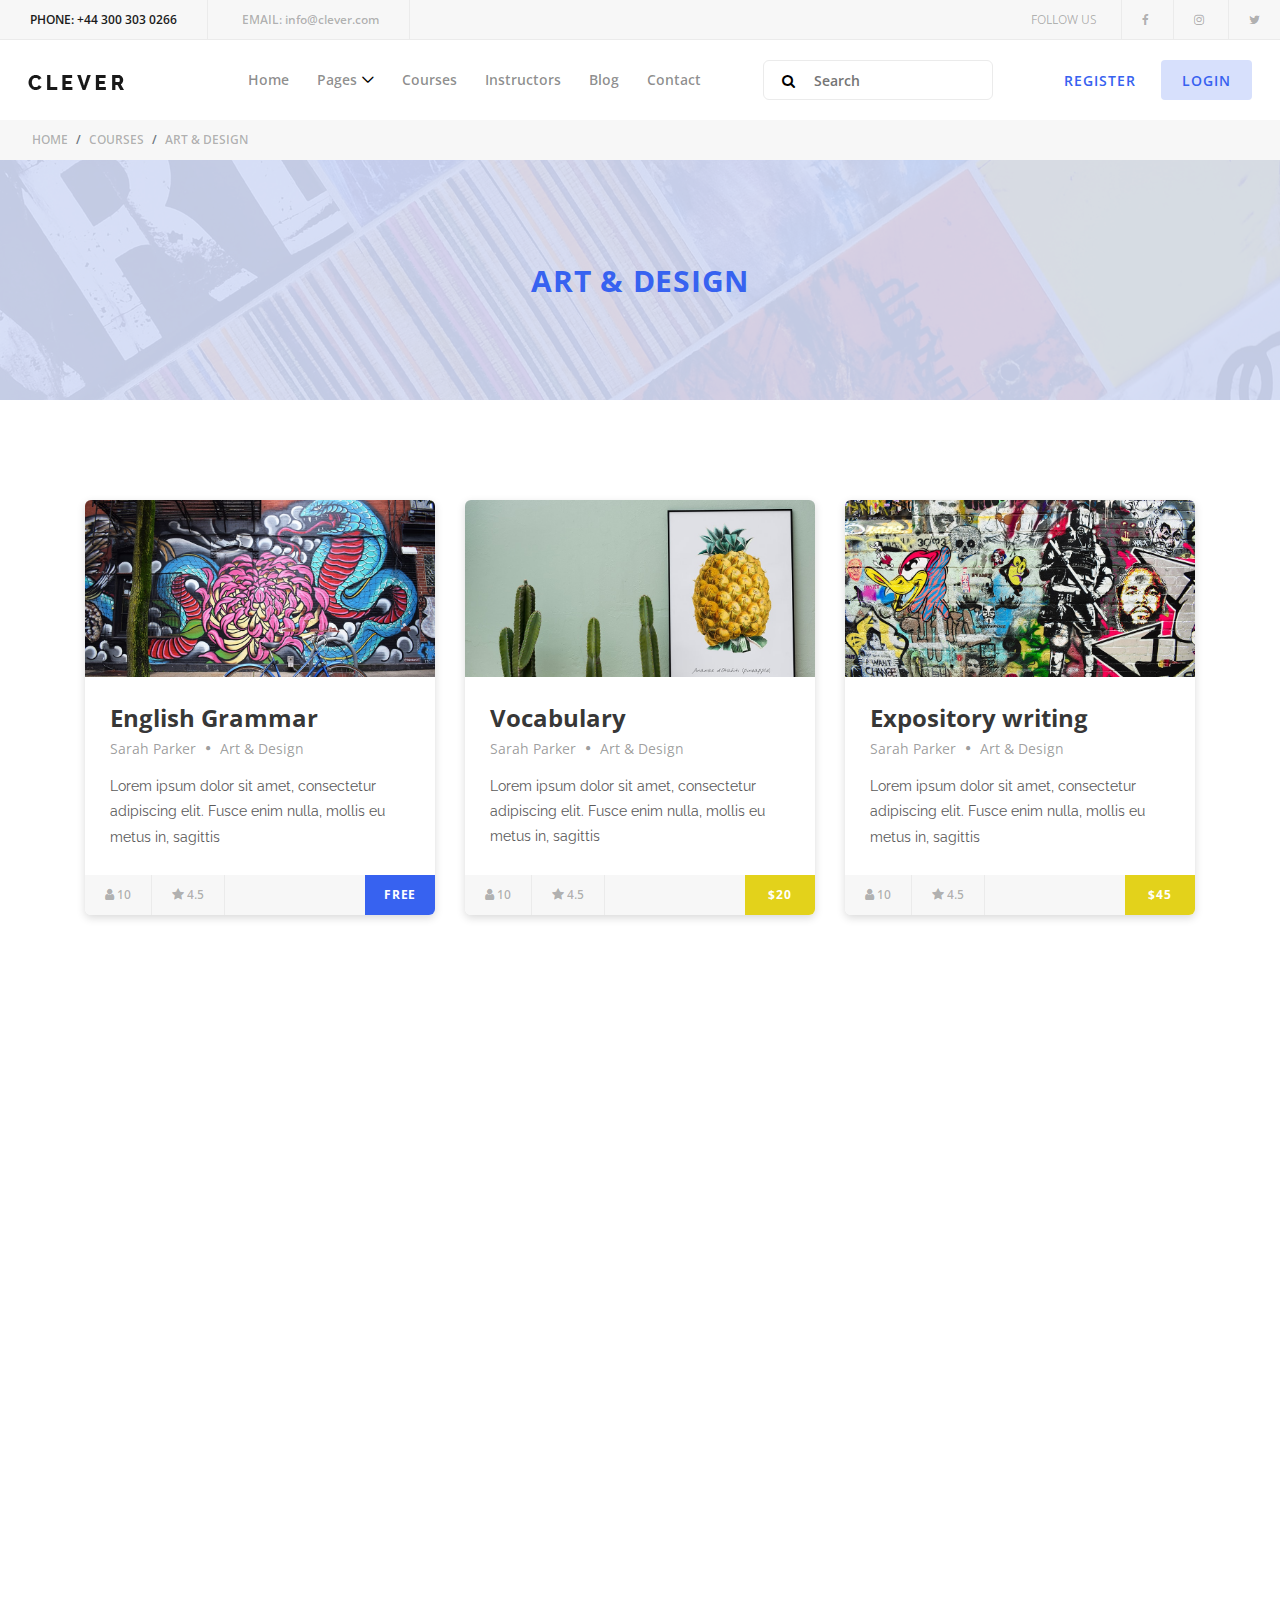
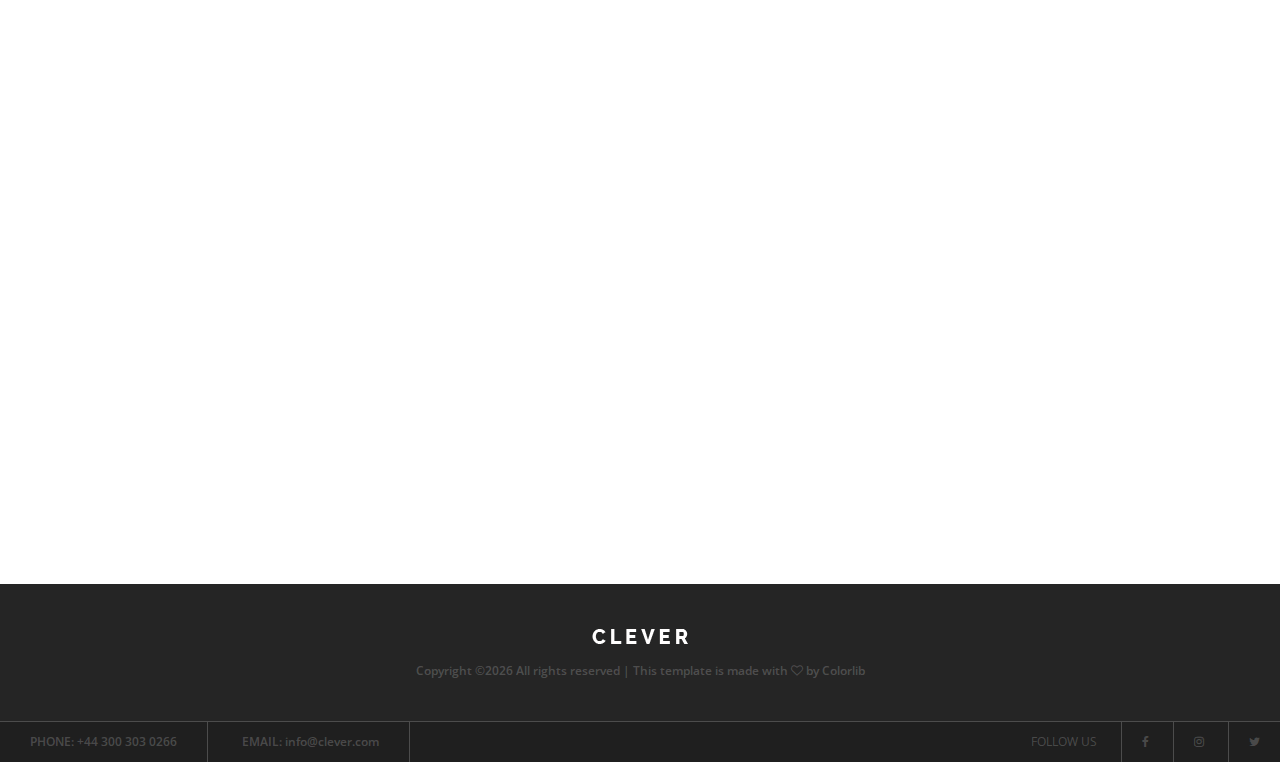
<file: OnlineExam/clever/courses.html>
<!DOCTYPE html>
<html lang="en">

<head>
    <meta charset="UTF-8">
    <meta name="description" content="">
    <meta http-equiv="X-UA-Compatible" content="IE=edge">
    <meta name="viewport" content="width=device-width, initial-scale=1, shrink-to-fit=no">
    <!-- The above 4 meta tags *Must* come first in the head; any other head content must come *after* these tags -->

    <!-- Title -->
    <title>Clever - Education &amp; Courses Template | Courses</title>

    <!-- Favicon -->
    <link rel="icon" href="img/core-img/favicon.ico">

    <!-- Stylesheet -->
    <link rel="stylesheet" href="style.css">

</head>

<body>
    <!-- Preloader -->
    <div id="preloader">
        <div class="spinner"></div>
    </div>

    <!-- ##### Header Area Start ##### -->
    <header class="header-area">

        <!-- Top Header Area -->
        <div class="top-header-area d-flex justify-content-between align-items-center">
            <!-- Contact Info -->
            <div class="contact-info">
                <a href="#"><span>Phone:</span> +44 300 303 0266</a>
                <a href="#"><span>Email:</span> info@clever.com</a>
            </div>
            <!-- Follow Us -->
            <div class="follow-us">
                <span>Follow us</span>
                <a href="#"><i class="fa fa-facebook" aria-hidden="true"></i></a>
                <a href="#"><i class="fa fa-instagram" aria-hidden="true"></i></a>
                <a href="#"><i class="fa fa-twitter" aria-hidden="true"></i></a>
            </div>
        </div>

        <!-- Navbar Area -->
        <div class="clever-main-menu">
            <div class="classy-nav-container breakpoint-off">
                <!-- Menu -->
                <nav class="classy-navbar justify-content-between" id="cleverNav">

                    <!-- Logo -->
                    <a class="nav-brand" href="index.html"><img src="img/core-img/logo.png" alt=""></a>

                    <!-- Navbar Toggler -->
                    <div class="classy-navbar-toggler">
                        <span class="navbarToggler"><span></span><span></span><span></span></span>
                    </div>

                    <!-- Menu -->
                    <div class="classy-menu">

                        <!-- Close Button -->
                        <div class="classycloseIcon">
                            <div class="cross-wrap"><span class="top"></span><span class="bottom"></span></div>
                        </div>

                        <!-- Nav Start -->
                        <div class="classynav">
                            <ul>
                                <li><a href="index.html">Home</a></li>
                                <li><a href="#">Pages</a>
                                    <ul class="dropdown">
                                        <li><a href="index.html">Home</a></li>
                                        <li><a href="courses.html">Courses</a></li>
                                        <li><a href="single-course.html">Single Courses</a></li>
                                        <li><a href="instructors.html">Instructors</a></li>
                                        <li><a href="blog.html">Blog</a></li>
                                        <li><a href="blog-details.html">Single Blog</a></li>
                                        <li><a href="regular-page.html">Regular Page</a></li>
                                        <li><a href="contact.html">Contact</a></li>
                                    </ul>
                                </li>
                                <li><a href="courses.html">Courses</a></li>
                                <li><a href="instructors.html">Instructors</a></li>
                                <li><a href="blog.html">Blog</a></li>
                                <li><a href="contact.html">Contact</a></li>
                            </ul>

                            <!-- Search Button -->
                            <div class="search-area">
                                <form action="#" method="post">
                                    <input type="search" name="search" id="search" placeholder="Search">
                                    <button type="submit"><i class="fa fa-search" aria-hidden="true"></i></button>
                                </form>
                            </div>

                            <!-- Register / Login -->
                            <div class="register-login-area">
                                <a href="#" class="btn">Register</a>
                                <a href="index-login.html" class="btn active">Login</a>
                            </div>

                        </div>
                        <!-- Nav End -->
                    </div>
                </nav>
            </div>
        </div>
    </header>
    <!-- ##### Header Area End ##### -->

    <!-- ##### Breadcumb Area Start ##### -->
    <div class="breadcumb-area">
        <!-- Breadcumb -->
        <nav aria-label="breadcrumb">
            <ol class="breadcrumb">
                <li class="breadcrumb-item"><a href="#">Home</a></li>
                <li class="breadcrumb-item"><a href="#">Courses</a></li>
                <li class="breadcrumb-item active" aria-current="page">Art &amp; Design</li>
            </ol>
        </nav>
    </div>
    <!-- ##### Breadcumb Area End ##### -->

    <!-- ##### Catagory ##### -->
    <div class="clever-catagory bg-img d-flex align-items-center justify-content-center p-3" style="background-image: url(img/bg-img/bg2.jpg);">
        <h3>Art &amp; Design</h3>
    </div>

    <!-- ##### Popular Course Area Start ##### -->
    <section class="popular-courses-area section-padding-100">
        <div class="container">
            <div class="row">
                <!-- Single Popular Course -->
                <div class="col-12 col-md-6 col-lg-4">
                    <div class="single-popular-course mb-100 wow fadeInUp" data-wow-delay="250ms">
                        <img src="img/bg-img/c1.jpg" alt="">
                        <!-- Course Content -->
                        <div class="course-content">
                            <h4>English Grammar</h4>
                            <div class="meta d-flex align-items-center">
                                <a href="#">Sarah Parker</a>
                                <span><i class="fa fa-circle" aria-hidden="true"></i></span>
                                <a href="#">Art &amp; Design</a>
                            </div>
                            <p>Lorem ipsum dolor sit amet, consectetur adipiscing elit. Fusce enim nulla, mollis eu metus in, sagittis</p>
                        </div>
                        <!-- Seat Rating Fee -->
                        <div class="seat-rating-fee d-flex justify-content-between">
                            <div class="seat-rating h-100 d-flex align-items-center">
                                <div class="seat">
                                    <i class="fa fa-user" aria-hidden="true"></i> 10
                                </div>
                                <div class="rating">
                                    <i class="fa fa-star" aria-hidden="true"></i> 4.5
                                </div>
                            </div>
                            <div class="course-fee h-100">
                                <a href="#" class="free">Free</a>
                            </div>
                        </div>
                    </div>
                </div>

                <!-- Single Popular Course -->
                <div class="col-12 col-md-6 col-lg-4">
                    <div class="single-popular-course mb-100 wow fadeInUp" data-wow-delay="500ms">
                        <img src="img/bg-img/c2.jpg" alt="">
                        <!-- Course Content -->
                        <div class="course-content">
                            <h4>Vocabulary</h4>
                            <div class="meta d-flex align-items-center">
                                <a href="#">Sarah Parker</a>
                                <span><i class="fa fa-circle" aria-hidden="true"></i></span>
                                <a href="#">Art &amp; Design</a>
                            </div>
                            <p>Lorem ipsum dolor sit amet, consectetur adipiscing elit. Fusce enim nulla, mollis eu metus in, sagittis</p>
                        </div>
                        <!-- Seat Rating Fee -->
                        <div class="seat-rating-fee d-flex justify-content-between">
                            <div class="seat-rating h-100 d-flex align-items-center">
                                <div class="seat">
                                    <i class="fa fa-user" aria-hidden="true"></i> 10
                                </div>
                                <div class="rating">
                                    <i class="fa fa-star" aria-hidden="true"></i> 4.5
                                </div>
                            </div>
                            <div class="course-fee h-100">
                                <a href="#">$20</a>
                            </div>
                        </div>
                    </div>
                </div>

                <!-- Single Popular Course -->
                <div class="col-12 col-md-6 col-lg-4">
                    <div class="single-popular-course mb-100 wow fadeInUp" data-wow-delay="750ms">
                        <img src="img/bg-img/c3.jpg" alt="">
                        <!-- Course Content -->
                        <div class="course-content">
                            <h4>Expository writing</h4>
                            <div class="meta d-flex align-items-center">
                                <a href="#">Sarah Parker</a>
                                <span><i class="fa fa-circle" aria-hidden="true"></i></span>
                                <a href="#">Art &amp; Design</a>
                            </div>
                            <p>Lorem ipsum dolor sit amet, consectetur adipiscing elit. Fusce enim nulla, mollis eu metus in, sagittis</p>
                        </div>
                        <!-- Seat Rating Fee -->
                        <div class="seat-rating-fee d-flex justify-content-between">
                            <div class="seat-rating h-100 d-flex align-items-center">
                                <div class="seat">
                                    <i class="fa fa-user" aria-hidden="true"></i> 10
                                </div>
                                <div class="rating">
                                    <i class="fa fa-star" aria-hidden="true"></i> 4.5
                                </div>
                            </div>
                            <div class="course-fee h-100">
                                <a href="#">$45</a>
                            </div>
                        </div>
                    </div>
                </div>

                <!-- Single Popular Course -->
                <div class="col-12 col-md-6 col-lg-4">
                    <div class="single-popular-course mb-100 wow fadeInUp" data-wow-delay="250ms">
                        <img src="img/bg-img/c4.jpg" alt="">
                        <!-- Course Content -->
                        <div class="course-content">
                            <h4>Vocabulary</h4>
                            <div class="meta d-flex align-items-center">
                                <a href="#">Sarah Parker</a>
                                <span><i class="fa fa-circle" aria-hidden="true"></i></span>
                                <a href="#">Art &amp; Design</a>
                            </div>
                            <p>Lorem ipsum dolor sit amet, consectetur adipiscing elit. Fusce enim nulla, mollis eu metus in, sagittis</p>
                        </div>
                        <!-- Seat Rating Fee -->
                        <div class="seat-rating-fee d-flex justify-content-between">
                            <div class="seat-rating h-100 d-flex align-items-center">
                                <div class="seat">
                                    <i class="fa fa-user" aria-hidden="true"></i> 10
                                </div>
                                <div class="rating">
                                    <i class="fa fa-star" aria-hidden="true"></i> 4.5
                                </div>
                            </div>
                            <div class="course-fee h-100">
                                <a href="#">$45</a>
                            </div>
                        </div>
                    </div>
                </div>

                <!-- Single Popular Course -->
                <div class="col-12 col-md-6 col-lg-4">
                    <div class="single-popular-course mb-100 wow fadeInUp" data-wow-delay="500ms">
                        <img src="img/bg-img/c5.jpg" alt="">
                        <!-- Course Content -->
                        <div class="course-content">
                            <h4>English Grammer</h4>
                            <div class="meta d-flex align-items-center">
                                <a href="#">Sarah Parker</a>
                                <span><i class="fa fa-circle" aria-hidden="true"></i></span>
                                <a href="#">Art &amp; Design</a>
                            </div>
                            <p>Lorem ipsum dolor sit amet, consectetur adipiscing elit. Fusce enim nulla, mollis eu metus in, sagittis</p>
                        </div>
                        <!-- Seat Rating Fee -->
                        <div class="seat-rating-fee d-flex justify-content-between">
                            <div class="seat-rating h-100 d-flex align-items-center">
                                <div class="seat">
                                    <i class="fa fa-user" aria-hidden="true"></i> 10
                                </div>
                                <div class="rating">
                                    <i class="fa fa-star" aria-hidden="true"></i> 4.5
                                </div>
                            </div>
                            <div class="course-fee h-100">
                                <a href="#" class="free">Free</a>
                            </div>
                        </div>
                    </div>
                </div>

                <!-- Single Popular Course -->
                <div class="col-12 col-md-6 col-lg-4">
                    <div class="single-popular-course mb-100 wow fadeInUp" data-wow-delay="750ms">
                        <img src="img/bg-img/c6.jpg" alt="">
                        <!-- Course Content -->
                        <div class="course-content">
                            <h4>Expository writing</h4>
                            <div class="meta d-flex align-items-center">
                                <a href="#">Sarah Parker</a>
                                <span><i class="fa fa-circle" aria-hidden="true"></i></span>
                                <a href="#">Art &amp; Design</a>
                            </div>
                            <p>Lorem ipsum dolor sit amet, consectetur adipiscing elit. Fusce enim nulla, mollis eu metus in, sagittis</p>
                        </div>
                        <!-- Seat Rating Fee -->
                        <div class="seat-rating-fee d-flex justify-content-between">
                            <div class="seat-rating h-100 d-flex align-items-center">
                                <div class="seat">
                                    <i class="fa fa-user" aria-hidden="true"></i> 10
                                </div>
                                <div class="rating">
                                    <i class="fa fa-star" aria-hidden="true"></i> 4.5
                                </div>
                            </div>
                            <div class="course-fee h-100">
                                <a href="#">$45</a>
                            </div>
                        </div>
                    </div>
                </div>

                <!-- Single Popular Course -->
                <div class="col-12 col-md-6 col-lg-4">
                    <div class="single-popular-course mb-100 wow fadeInUp" data-wow-delay="250ms">
                        <img src="img/bg-img/c7.jpg" alt="">
                        <!-- Course Content -->
                        <div class="course-content">
                            <h4>English Grammer</h4>
                            <div class="meta d-flex align-items-center">
                                <a href="#">Sarah Parker</a>
                                <span><i class="fa fa-circle" aria-hidden="true"></i></span>
                                <a href="#">Art &amp; Design</a>
                            </div>
                            <p>Lorem ipsum dolor sit amet, consectetur adipiscing elit. Fusce enim nulla, mollis eu metus in, sagittis</p>
                        </div>
                        <!-- Seat Rating Fee -->
                        <div class="seat-rating-fee d-flex justify-content-between">
                            <div class="seat-rating h-100 d-flex align-items-center">
                                <div class="seat">
                                    <i class="fa fa-user" aria-hidden="true"></i> 10
                                </div>
                                <div class="rating">
                                    <i class="fa fa-star" aria-hidden="true"></i> 4.5
                                </div>
                            </div>
                            <div class="course-fee h-100">
                                <a href="#" class="free">Free</a>
                            </div>
                        </div>
                    </div>
                </div>

                <!-- Single Popular Course -->
                <div class="col-12 col-md-6 col-lg-4">
                    <div class="single-popular-course mb-100 wow fadeInUp" data-wow-delay="500ms">
                        <img src="img/bg-img/c8.jpg" alt="">
                        <!-- Course Content -->
                        <div class="course-content">
                            <h4>Vocabulary</h4>
                            <div class="meta d-flex align-items-center">
                                <a href="#">Sarah Parker</a>
                                <span><i class="fa fa-circle" aria-hidden="true"></i></span>
                                <a href="#">Art &amp; Design</a>
                            </div>
                            <p>Lorem ipsum dolor sit amet, consectetur adipiscing elit. Fusce enim nulla, mollis eu metus in, sagittis</p>
                        </div>
                        <!-- Seat Rating Fee -->
                        <div class="seat-rating-fee d-flex justify-content-between">
                            <div class="seat-rating h-100 d-flex align-items-center">
                                <div class="seat">
                                    <i class="fa fa-user" aria-hidden="true"></i> 10
                                </div>
                                <div class="rating">
                                    <i class="fa fa-star" aria-hidden="true"></i> 4.5
                                </div>
                            </div>
                            <div class="course-fee h-100">
                                <a href="#">$20</a>
                            </div>
                        </div>
                    </div>
                </div>

                <!-- Single Popular Course -->
                <div class="col-12 col-md-6 col-lg-4">
                    <div class="single-popular-course mb-100 wow fadeInUp" data-wow-delay="750ms">
                        <img src="img/bg-img/c9.jpg" alt="">
                        <!-- Course Content -->
                        <div class="course-content">
                            <h4>Expository writing</h4>
                            <div class="meta d-flex align-items-center">
                                <a href="#">Sarah Parker</a>
                                <span><i class="fa fa-circle" aria-hidden="true"></i></span>
                                <a href="#">Art &amp; Design</a>
                            </div>
                            <p>Lorem ipsum dolor sit amet, consectetur adipiscing elit. Fusce enim nulla, mollis eu metus in, sagittis</p>
                        </div>
                        <!-- Seat Rating Fee -->
                        <div class="seat-rating-fee d-flex justify-content-between">
                            <div class="seat-rating h-100 d-flex align-items-center">
                                <div class="seat">
                                    <i class="fa fa-user" aria-hidden="true"></i> 10
                                </div>
                                <div class="rating">
                                    <i class="fa fa-star" aria-hidden="true"></i> 4.5
                                </div>
                            </div>
                            <div class="course-fee h-100">
                                <a href="#">$45</a>
                            </div>
                        </div>
                    </div>
                </div>
            </div>

            <div class="row">
                <div class="col-12">
                    <div class="load-more text-center wow fadeInUp" data-wow-delay="1000ms">
                        <a href="#" class="btn clever-btn btn-2">Load More</a>
                    </div>
                </div>
            </div>
        </div>
    </section>
    <!-- ##### Popular Course Area End ##### -->

    <!-- ##### Footer Area Start ##### -->
    <footer class="footer-area">
        <!-- Top Footer Area -->
        <div class="top-footer-area">
            <div class="container">
                <div class="row">
                    <div class="col-12">
                        <!-- Footer Logo -->
                        <div class="footer-logo">
                            <a href="index.html"><img src="img/core-img/logo2.png" alt=""></a>
                        </div>
                        <!-- Copywrite -->
                        <p><a href="#"><!-- Link back to Colorlib can't be removed. Template is licensed under CC BY 3.0. -->
Copyright &copy;<script>document.write(new Date().getFullYear());</script> All rights reserved | This template is made with <i class="fa fa-heart-o" aria-hidden="true"></i> by <a href="https://colorlib.com" target="_blank">Colorlib</a>
<!-- Link back to Colorlib can't be removed. Template is licensed under CC BY 3.0. --></p>
                    </div>
                </div>
            </div>
        </div>

        <!-- Bottom Footer Area -->
        <div class="bottom-footer-area d-flex justify-content-between align-items-center">
            <!-- Contact Info -->
            <div class="contact-info">
                <a href="#"><span>Phone:</span> +44 300 303 0266</a>
                <a href="#"><span>Email:</span> info@clever.com</a>
            </div>
            <!-- Follow Us -->
            <div class="follow-us">
                <span>Follow us</span>
                <a href="#"><i class="fa fa-facebook" aria-hidden="true"></i></a>
                <a href="#"><i class="fa fa-instagram" aria-hidden="true"></i></a>
                <a href="#"><i class="fa fa-twitter" aria-hidden="true"></i></a>
            </div>
        </div>
    </footer>
    <!-- ##### Footer Area End ##### -->

    <!-- ##### All Javascript Script ##### -->
    <!-- jQuery-2.2.4 js -->
    <script src="js/jquery/jquery-2.2.4.min.js"></script>
    <!-- Popper js -->
    <script src="js/bootstrap/popper.min.js"></script>
    <!-- Bootstrap js -->
    <script src="js/bootstrap/bootstrap.min.js"></script>
    <!-- All Plugins js -->
    <script src="js/plugins/plugins.js"></script>
    <!-- Active js -->
    <script src="js/active.js"></script>
</body>

</html>
</file>
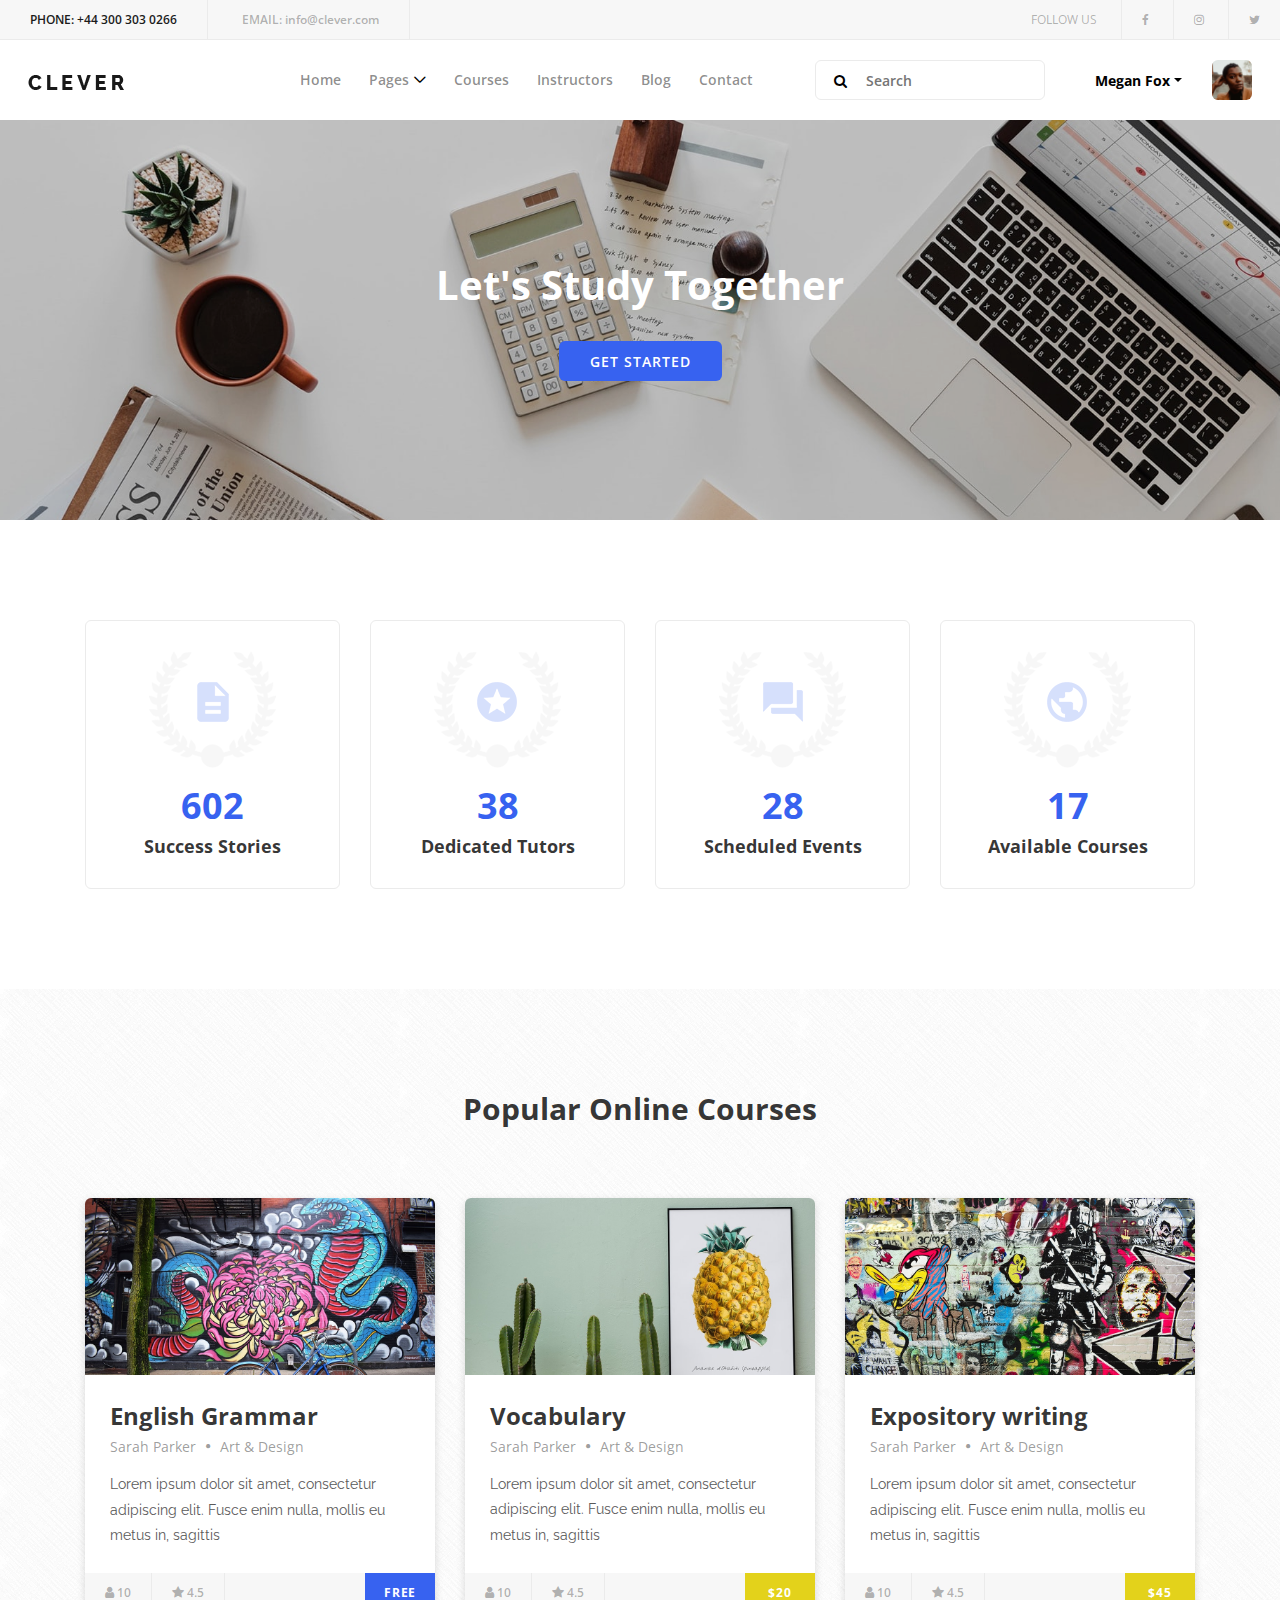
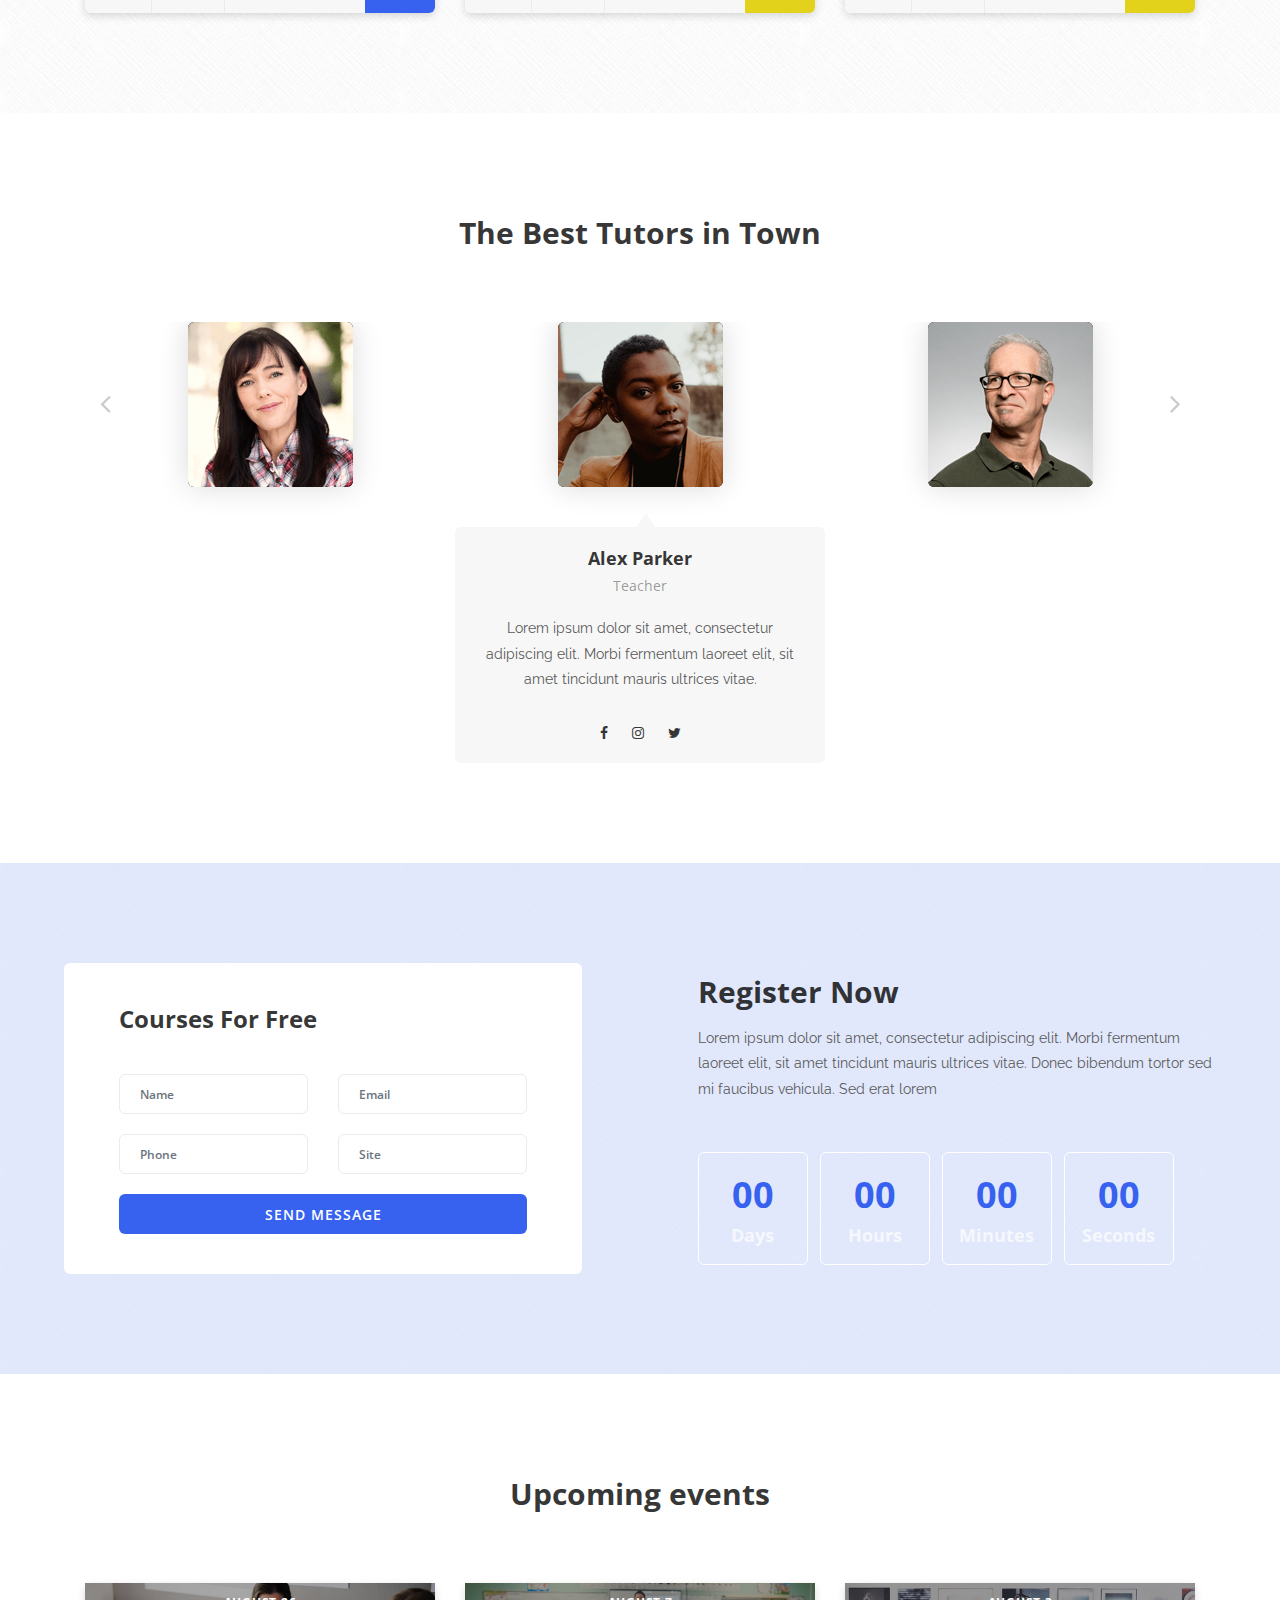
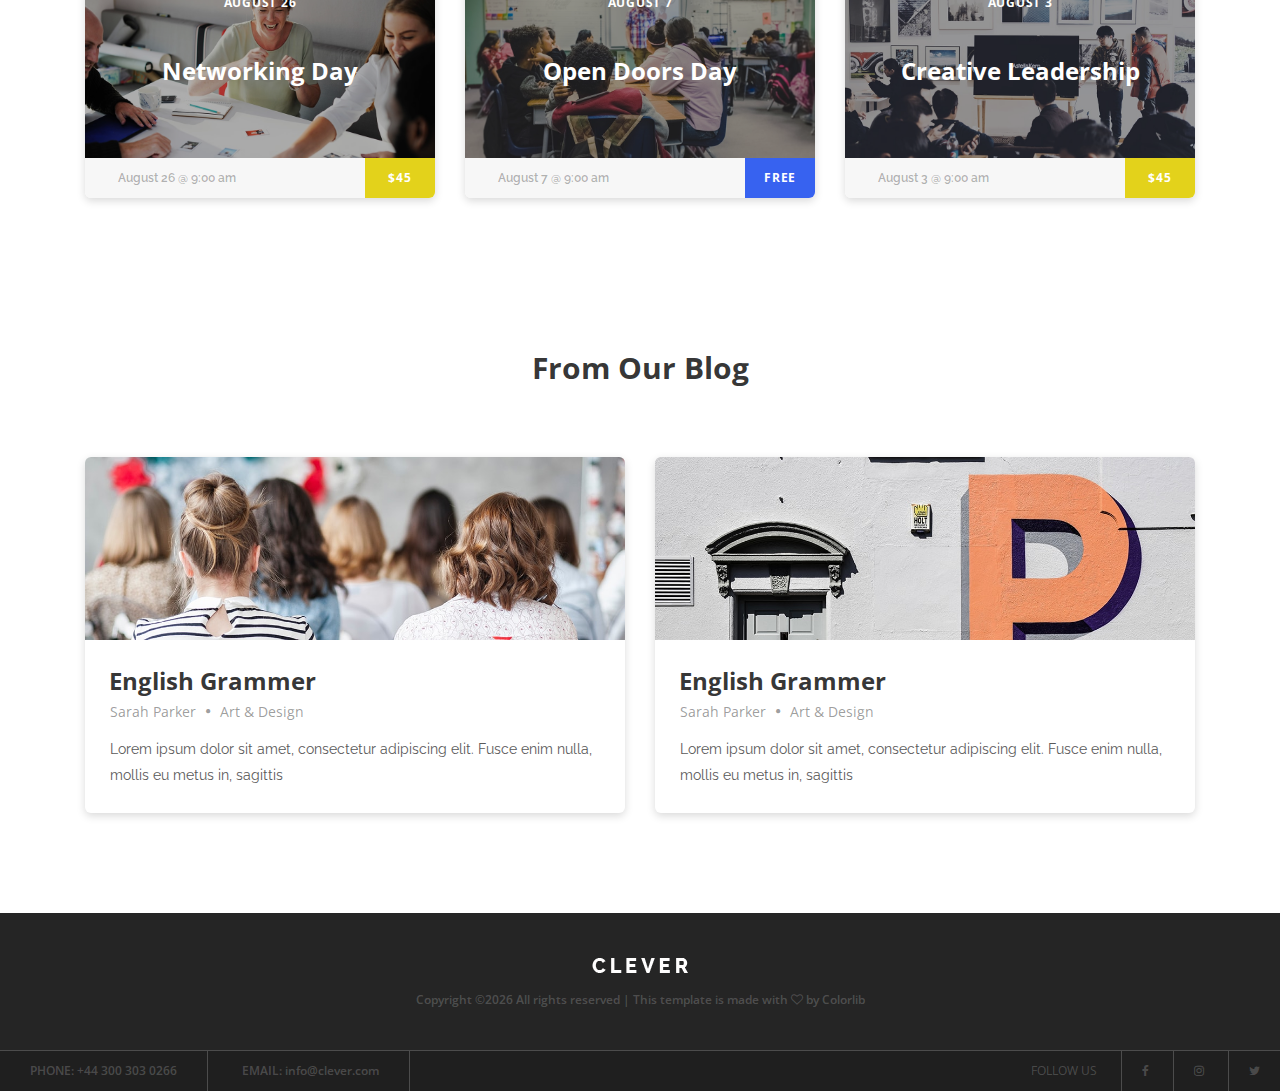
<file: OnlineExam/clever/index-login.html>
<!DOCTYPE html>
<html lang="en">

<head>
    <meta charset="UTF-8">
    <meta name="description" content="">
    <meta http-equiv="X-UA-Compatible" content="IE=edge">
    <meta name="viewport" content="width=device-width, initial-scale=1, shrink-to-fit=no">
    <!-- The above 4 meta tags *Must* come first in the head; any other head content must come *after* these tags -->

    <!-- Title -->
    <title>Clever - Education &amp; Courses Template | Home</title>

    <!-- Favicon -->
    <link rel="icon" href="img/core-img/favicon.ico">

    <!-- Stylesheet -->
    <link rel="stylesheet" href="style.css">

</head>

<body>
    <!-- Preloader -->
    <div id="preloader">
        <div class="spinner"></div>
    </div>

    <!-- ##### Header Area Start ##### -->
    <header class="header-area">

        <!-- Top Header Area -->
        <div class="top-header-area d-flex justify-content-between align-items-center">
            <!-- Contact Info -->
            <div class="contact-info">
                <a href="#"><span>Phone:</span> +44 300 303 0266</a>
                <a href="#"><span>Email:</span> info@clever.com</a>
            </div>
            <!-- Follow Us -->
            <div class="follow-us">
                <span>Follow us</span>
                <a href="#"><i class="fa fa-facebook" aria-hidden="true"></i></a>
                <a href="#"><i class="fa fa-instagram" aria-hidden="true"></i></a>
                <a href="#"><i class="fa fa-twitter" aria-hidden="true"></i></a>
            </div>
        </div>

        <!-- Navbar Area -->
        <div class="clever-main-menu">
            <div class="classy-nav-container breakpoint-off">
                <!-- Menu -->
                <nav class="classy-navbar justify-content-between" id="cleverNav">

                    <!-- Logo -->
                    <a class="nav-brand" href="index.html"><img src="img/core-img/logo.png" alt=""></a>

                    <!-- Navbar Toggler -->
                    <div class="classy-navbar-toggler">
                        <span class="navbarToggler"><span></span><span></span><span></span></span>
                    </div>

                    <!-- Menu -->
                    <div class="classy-menu">

                        <!-- Close Button -->
                        <div class="classycloseIcon">
                            <div class="cross-wrap"><span class="top"></span><span class="bottom"></span></div>
                        </div>

                        <!-- Nav Start -->
                        <div class="classynav">
                            <ul>
                                <li><a href="index.html">Home</a></li>
                                <li><a href="#">Pages</a>
                                    <ul class="dropdown">
                                        <li><a href="index.html">Home</a></li>
                                        <li><a href="courses.html">Courses</a></li>
                                        <li><a href="single-course.html">Single Courses</a></li>
                                        <li><a href="instructors.html">Instructors</a></li>
                                        <li><a href="blog.html">Blog</a></li>
                                        <li><a href="blog-details.html">Single Blog</a></li>
                                        <li><a href="regular-page.html">Regular Page</a></li>
                                        <li><a href="contact.html">Contact</a></li>
                                    </ul>
                                </li>
                                <li><a href="courses.html">Courses</a></li>
                                <li><a href="instructors.html">Instructors</a></li>
                                <li><a href="blog.html">Blog</a></li>
                                <li><a href="contact.html">Contact</a></li>
                            </ul>

                            <!-- Search Button -->
                            <div class="search-area">
                                <form action="#" method="post">
                                    <input type="search" name="search" id="search" placeholder="Search">
                                    <button type="submit"><i class="fa fa-search" aria-hidden="true"></i></button>
                                </form>
                            </div>

                            <!-- Register / Login -->
                            <div class="login-state d-flex align-items-center">
                                <div class="user-name mr-30">
                                    <div class="dropdown">
                                        <a class="dropdown-toggle" href="#" role="button" id="userName" data-toggle="dropdown" aria-haspopup="true" aria-expanded="false">Megan Fox</a>
                                        <div class="dropdown-menu dropdown-menu-right" aria-labelledby="userName">
                                            <a class="dropdown-item" href="#">Profile</a>
                                            <a class="dropdown-item" href="#">Account Info</a>
                                            <a class="dropdown-item" href="index.html">Logout</a>
                                        </div>
                                    </div>
                                </div>
                                <div class="userthumb">
                                    <img src="img/bg-img/t1.png" alt="">
                                </div>
                            </div>

                        </div>
                        <!-- Nav End -->
                    </div>
                </nav>
            </div>
        </div>
    </header>
    <!-- ##### Header Area End ##### -->

    <!-- ##### Hero Area Start ##### -->
    <section class="hero-area bg-img bg-overlay-2by5" style="background-image: url(img/bg-img/bg1.jpg);">
        <div class="container h-100">
            <div class="row h-100 align-items-center">
                <div class="col-12">
                    <!-- Hero Content -->
                    <div class="hero-content text-center">
                        <h2>Let's Study Together</h2>
                        <a href="#" class="btn clever-btn">Get Started</a>
                    </div>
                </div>
            </div>
        </div>
    </section>
    <!-- ##### Hero Area End ##### -->

    <!-- ##### Cool Facts Area Start ##### -->
    <section class="cool-facts-area section-padding-100-0">
        <div class="container">
            <div class="row">
                <!-- Single Cool Facts Area -->
                <div class="col-12 col-sm-6 col-lg-3">
                    <div class="single-cool-facts-area text-center mb-100">
                        <div class="icon">
                            <img src="img/core-img/docs.png" alt="">
                        </div>
                        <h2><span class="counter">1912</span></h2>
                        <h5>Success Stories</h5>
                    </div>
                </div>

                <!-- Single Cool Facts Area -->
                <div class="col-12 col-sm-6 col-lg-3">
                    <div class="single-cool-facts-area text-center mb-100">
                        <div class="icon">
                            <img src="img/core-img/star.png" alt="">
                        </div>
                        <h2><span class="counter">123</span></h2>
                        <h5>Dedicated Tutors</h5>
                    </div>
                </div>

                <!-- Single Cool Facts Area -->
                <div class="col-12 col-sm-6 col-lg-3">
                    <div class="single-cool-facts-area text-center mb-100">
                        <div class="icon">
                            <img src="img/core-img/events.png" alt="">
                        </div>
                        <h2><span class="counter">89</span></h2>
                        <h5>Scheduled Events</h5>
                    </div>
                </div>

                <!-- Single Cool Facts Area -->
                <div class="col-12 col-sm-6 col-lg-3">
                    <div class="single-cool-facts-area text-center mb-100">
                        <div class="icon">
                            <img src="img/core-img/earth.png" alt="">
                        </div>
                        <h2><span class="counter">56</span></h2>
                        <h5>Available Courses</h5>
                    </div>
                </div>
            </div>
        </div>
    </section>
    <!-- ##### Cool Facts Area End ##### -->

    <!-- ##### Popular Courses Start ##### -->
    <section class="popular-courses-area section-padding-100-0" style="background-image: url(img/core-img/texture.png);">
        <div class="container">
            <div class="row">
                <div class="col-12">
                    <div class="section-heading">
                        <h3>Popular Online Courses</h3>
                    </div>
                </div>
            </div>

            <div class="row">
                <!-- Single Popular Course -->
                <div class="col-12 col-md-6 col-lg-4">
                    <div class="single-popular-course mb-100">
                        <img src="img/bg-img/c1.jpg" alt="">
                        <!-- Course Content -->
                        <div class="course-content">
                            <h4>English Grammar</h4>
                            <div class="meta d-flex align-items-center">
                                <a href="#">Sarah Parker</a>
                                <span><i class="fa fa-circle" aria-hidden="true"></i></span>
                                <a href="#">Art &amp; Design</a>
                            </div>
                            <p>Lorem ipsum dolor sit amet, consectetur adipiscing elit. Fusce enim nulla, mollis eu metus in, sagittis</p>
                        </div>
                        <!-- Seat Rating Fee -->
                        <div class="seat-rating-fee d-flex justify-content-between">
                            <div class="seat-rating h-100 d-flex align-items-center">
                                <div class="seat">
                                    <i class="fa fa-user" aria-hidden="true"></i> 10
                                </div>
                                <div class="rating">
                                    <i class="fa fa-star" aria-hidden="true"></i> 4.5
                                </div>
                            </div>
                            <div class="course-fee h-100">
                                <a href="#" class="free">Free</a>
                            </div>
                        </div>
                    </div>
                </div>

                <!-- Single Popular Course -->
                <div class="col-12 col-md-6 col-lg-4">
                    <div class="single-popular-course mb-100">
                        <img src="img/bg-img/c2.jpg" alt="">
                        <!-- Course Content -->
                        <div class="course-content">
                            <h4>Vocabulary</h4>
                            <div class="meta d-flex align-items-center">
                                <a href="#">Sarah Parker</a>
                                <span><i class="fa fa-circle" aria-hidden="true"></i></span>
                                <a href="#">Art &amp; Design</a>
                            </div>
                            <p>Lorem ipsum dolor sit amet, consectetur adipiscing elit. Fusce enim nulla, mollis eu metus in, sagittis</p>
                        </div>
                        <!-- Seat Rating Fee -->
                        <div class="seat-rating-fee d-flex justify-content-between">
                            <div class="seat-rating h-100 d-flex align-items-center">
                                <div class="seat">
                                    <i class="fa fa-user" aria-hidden="true"></i> 10
                                </div>
                                <div class="rating">
                                    <i class="fa fa-star" aria-hidden="true"></i> 4.5
                                </div>
                            </div>
                            <div class="course-fee h-100">
                                <a href="#">$20</a>
                            </div>
                        </div>
                    </div>
                </div>

                <!-- Single Popular Course -->
                <div class="col-12 col-md-6 col-lg-4">
                    <div class="single-popular-course mb-100">
                        <img src="img/bg-img/c3.jpg" alt="">
                        <!-- Course Content -->
                        <div class="course-content">
                            <h4>Expository writing</h4>
                            <div class="meta d-flex align-items-center">
                                <a href="#">Sarah Parker</a>
                                <span><i class="fa fa-circle" aria-hidden="true"></i></span>
                                <a href="#">Art &amp; Design</a>
                            </div>
                            <p>Lorem ipsum dolor sit amet, consectetur adipiscing elit. Fusce enim nulla, mollis eu metus in, sagittis</p>
                        </div>
                        <!-- Seat Rating Fee -->
                        <div class="seat-rating-fee d-flex justify-content-between">
                            <div class="seat-rating h-100 d-flex align-items-center">
                                <div class="seat">
                                    <i class="fa fa-user" aria-hidden="true"></i> 10
                                </div>
                                <div class="rating">
                                    <i class="fa fa-star" aria-hidden="true"></i> 4.5
                                </div>
                            </div>
                            <div class="course-fee h-100">
                                <a href="#">$45</a>
                            </div>
                        </div>
                    </div>
                </div>
            </div>
        </div>
    </section>
    <!-- ##### Popular Courses End ##### -->

    <!-- ##### Best Tutors Start ##### -->
    <section class="best-tutors-area section-padding-100">
        <div class="container">
            <div class="row">
                <div class="col-12">
                    <div class="section-heading">
                        <h3>The Best Tutors in Town</h3>
                    </div>
                </div>
            </div>

            <div class="row">
                <div class="col-12">
                    <div class="tutors-slide owl-carousel">

                        <!-- Single Tutors Slide -->
                        <div class="single-tutors-slides">
                            <!-- Tutor Thumbnail -->
                            <div class="tutor-thumbnail">
                                <img src="img/bg-img/t1.png" alt="">
                            </div>
                            <!-- Tutor Information -->
                            <div class="tutor-information text-center">
                                <h5>Alex Parker</h5>
                                <span>Teacher</span>
                                <p>Lorem ipsum dolor sit amet, consectetur adipiscing elit. Morbi fermentum laoreet elit, sit amet tincidunt mauris ultrices vitae.</p>
                                <div class="social-info">
                                    <a href="#"><i class="fa fa-facebook" aria-hidden="true"></i></a>
                                    <a href="#"><i class="fa fa-instagram" aria-hidden="true"></i></a>
                                    <a href="#"><i class="fa fa-twitter" aria-hidden="true"></i></a>
                                </div>
                            </div>
                        </div>

                        <!-- Single Tutors Slide -->
                        <div class="single-tutors-slides">
                            <!-- Tutor Thumbnail -->
                            <div class="tutor-thumbnail">
                                <img src="img/bg-img/t2.png" alt="">
                            </div>
                            <!-- Tutor Information -->
                            <div class="tutor-information text-center">
                                <h5>Alex Parker</h5>
                                <span>Teacher</span>
                                <p>Lorem ipsum dolor sit amet, consectetur adipiscing elit. Morbi fermentum laoreet elit, sit amet tincidunt mauris ultrices vitae.</p>
                                <div class="social-info">
                                    <a href="#"><i class="fa fa-facebook" aria-hidden="true"></i></a>
                                    <a href="#"><i class="fa fa-instagram" aria-hidden="true"></i></a>
                                    <a href="#"><i class="fa fa-twitter" aria-hidden="true"></i></a>
                                </div>
                            </div>
                        </div>

                        <!-- Single Tutors Slide -->
                        <div class="single-tutors-slides">
                            <!-- Tutor Thumbnail -->
                            <div class="tutor-thumbnail">
                                <img src="img/bg-img/t3.png" alt="">
                            </div>
                            <!-- Tutor Information -->
                            <div class="tutor-information text-center">
                                <h5>Alex Parker</h5>
                                <span>Teacher</span>
                                <p>Lorem ipsum dolor sit amet, consectetur adipiscing elit. Morbi fermentum laoreet elit, sit amet tincidunt mauris ultrices vitae.</p>
                                <div class="social-info">
                                    <a href="#"><i class="fa fa-facebook" aria-hidden="true"></i></a>
                                    <a href="#"><i class="fa fa-instagram" aria-hidden="true"></i></a>
                                    <a href="#"><i class="fa fa-twitter" aria-hidden="true"></i></a>
                                </div>
                            </div>
                        </div>

                        <!-- Single Tutors Slide -->
                        <div class="single-tutors-slides">
                            <!-- Tutor Thumbnail -->
                            <div class="tutor-thumbnail">
                                <img src="img/bg-img/t4.png" alt="">
                            </div>
                            <!-- Tutor Information -->
                            <div class="tutor-information text-center">
                                <h5>Alex Parker</h5>
                                <span>Teacher</span>
                                <p>Lorem ipsum dolor sit amet, consectetur adipiscing elit. Morbi fermentum laoreet elit, sit amet tincidunt mauris ultrices vitae.</p>
                                <div class="social-info">
                                    <a href="#"><i class="fa fa-facebook" aria-hidden="true"></i></a>
                                    <a href="#"><i class="fa fa-instagram" aria-hidden="true"></i></a>
                                    <a href="#"><i class="fa fa-twitter" aria-hidden="true"></i></a>
                                </div>
                            </div>
                        </div>

                        <!-- Single Tutors Slide -->
                        <div class="single-tutors-slides">
                            <!-- Tutor Thumbnail -->
                            <div class="tutor-thumbnail">
                                <img src="img/bg-img/t5.png" alt="">
                            </div>
                            <!-- Tutor Information -->
                            <div class="tutor-information text-center">
                                <h5>Alex Parker</h5>
                                <span>Teacher</span>
                                <p>Lorem ipsum dolor sit amet, consectetur adipiscing elit. Morbi fermentum laoreet elit, sit amet tincidunt mauris ultrices vitae.</p>
                                <div class="social-info">
                                    <a href="#"><i class="fa fa-facebook" aria-hidden="true"></i></a>
                                    <a href="#"><i class="fa fa-instagram" aria-hidden="true"></i></a>
                                    <a href="#"><i class="fa fa-twitter" aria-hidden="true"></i></a>
                                </div>
                            </div>
                        </div>
                    </div>
                </div>
            </div>
        </div>
    </section>
    <!-- ##### Best Tutors End ##### -->

    <!-- ##### Register Now Start ##### -->
    <section class="register-now section-padding-100-0 d-flex justify-content-between align-items-center" style="background-image: url(img/core-img/texture.png);">
        <!-- Register Contact Form -->
        <div class="register-contact-form mb-100">
            <div class="container-fluid">
                <div class="row">
                    <div class="col-12">
                        <div class="forms">
                            <h4>Courses For Free</h4>
                            <form action="#" method="post">
                                <div class="row">
                                    <div class="col-12 col-lg-6">
                                        <div class="form-group">
                                            <input type="text" class="form-control" id="text" placeholder="Name">
                                        </div>
                                    </div>
                                    <div class="col-12 col-lg-6">
                                        <div class="form-group">
                                            <input type="email" class="form-control" id="email" placeholder="Email">
                                        </div>
                                    </div>
                                    <div class="col-12 col-lg-6">
                                        <div class="form-group">
                                            <input type="text" class="form-control" id="phone" placeholder="Phone">
                                        </div>
                                    </div>
                                    <div class="col-12 col-lg-6">
                                        <div class="form-group">
                                            <input type="text" class="form-control" id="site" placeholder="Site">
                                        </div>
                                    </div>
                                    <div class="col-12">
                                        <button class="btn clever-btn w-100">Send Message</button>
                                    </div>
                                </div>
                            </form>
                        </div>
                    </div>
                </div>
            </div>
        </div>

        <!-- Register Now Countdown -->
        <div class="register-now-countdown mb-100">
            <h3>Register Now</h3>
            <p>Lorem ipsum dolor sit amet, consectetur adipiscing elit. Morbi fermentum laoreet elit, sit amet tincidunt mauris ultrices vitae. Donec bibendum tortor sed mi faucibus vehicula. Sed erat lorem</p>
            <!-- Register Countdown -->
            <div class="register-countdown">
                <div class="events-cd d-flex flex-wrap" data-countdown="2019/03/01"></div>
            </div>
        </div>
    </section>
    <!-- ##### Register Now End ##### -->

    <!-- ##### Upcoming Events Start ##### -->
    <section class="upcoming-events section-padding-100-0">
        <div class="container">
            <div class="row">
                <div class="col-12">
                    <div class="section-heading">
                        <h3>Upcoming events</h3>
                    </div>
                </div>
            </div>

            <div class="row">
                <!-- Single Upcoming Events -->
                <div class="col-12 col-md-6 col-lg-4">
                    <div class="single-upcoming-events mb-50">
                        <!-- Events Thumb -->
                        <div class="events-thumb">
                            <img src="img/bg-img/e1.jpg" alt="">
                            <h6 class="event-date">August 26</h6>
                            <h4 class="event-title">Networking Day</h4>
                        </div>
                        <!-- Date & Fee -->
                        <div class="date-fee d-flex justify-content-between">
                            <div class="date">
                                <p><i class="fa fa-clock"></i> August 26 @ 9:00 am</p>
                            </div>
                            <div class="events-fee">
                                <a href="#">$45</a>
                            </div>
                        </div>
                    </div>
                </div>

                <!-- Single Upcoming Events -->
                <div class="col-12 col-md-6 col-lg-4">
                    <div class="single-upcoming-events mb-50">
                        <!-- Events Thumb -->
                        <div class="events-thumb">
                            <img src="img/bg-img/e2.jpg" alt="">
                            <h6 class="event-date">August 7</h6>
                            <h4 class="event-title">Open Doors Day</h4>
                        </div>
                        <!-- Date & Fee -->
                        <div class="date-fee d-flex justify-content-between">
                            <div class="date">
                                <p><i class="fa fa-clock"></i> August 7 @ 9:00 am</p>
                            </div>
                            <div class="events-fee">
                                <a href="#" class="free">Free</a>
                            </div>
                        </div>
                    </div>
                </div>

                <!-- Single Upcoming Events -->
                <div class="col-12 col-md-6 col-lg-4">
                    <div class="single-upcoming-events mb-50">
                        <!-- Events Thumb -->
                        <div class="events-thumb">
                            <img src="img/bg-img/e3.jpg" alt="">
                            <h6 class="event-date">August 3</h6>
                            <h4 class="event-title">Creative Leadership</h4>
                        </div>
                        <!-- Date & Fee -->
                        <div class="date-fee d-flex justify-content-between">
                            <div class="date">
                                <p><i class="fa fa-clock"></i> August 3 @ 9:00 am</p>
                            </div>
                            <div class="events-fee">
                                <a href="#">$45</a>
                            </div>
                        </div>
                    </div>
                </div>
            </div>
        </div>
    </section>
    <!-- ##### Upcoming Events End ##### -->

    <!-- ##### Blog Area Start ##### -->
    <section class="blog-area section-padding-100-0">
        <div class="container">
            <div class="row">
                <div class="col-12">
                    <div class="section-heading">
                        <h3>From Our Blog</h3>
                    </div>
                </div>
            </div>

            <div class="row">
                <!-- Single Blog Area -->
                <div class="col-12 col-md-6">
                    <div class="single-blog-area mb-100">
                        <img src="img/blog-img/1.jpg" alt="">
                        <!-- Blog Content -->
                        <div class="blog-content">
                            <a href="#" class="blog-headline">
                                <h4>English Grammer</h4>
                            </a>
                            <div class="meta d-flex align-items-center">
                                <a href="#">Sarah Parker</a>
                                <span><i class="fa fa-circle" aria-hidden="true"></i></span>
                                <a href="#">Art &amp; Design</a>
                            </div>
                            <p>Lorem ipsum dolor sit amet, consectetur adipiscing elit. Fusce enim nulla, mollis eu metus in, sagittis</p>
                        </div>
                    </div>
                </div>

                <!-- Single Blog Area -->
                <div class="col-12 col-md-6">
                    <div class="single-blog-area mb-100">
                        <img src="img/blog-img/2.jpg" alt="">
                        <!-- Blog Content -->
                        <div class="blog-content">
                            <a href="#" class="blog-headline">
                                <h4>English Grammer</h4>
                            </a>
                            <div class="meta d-flex align-items-center">
                                <a href="#">Sarah Parker</a>
                                <span><i class="fa fa-circle" aria-hidden="true"></i></span>
                                <a href="#">Art &amp; Design</a>
                            </div>
                            <p>Lorem ipsum dolor sit amet, consectetur adipiscing elit. Fusce enim nulla, mollis eu metus in, sagittis</p>
                        </div>
                    </div>
                </div>
            </div>
        </div>
    </section>
    <!-- ##### Blog Area End ##### -->

    <!-- ##### Footer Area Start ##### -->
    <footer class="footer-area">
        <!-- Top Footer Area -->
        <div class="top-footer-area">
            <div class="container">
                <div class="row">
                    <div class="col-12">
                        <!-- Footer Logo -->
                        <div class="footer-logo">
                            <a href="index.html"><img src="img/core-img/logo2.png" alt=""></a>
                        </div>
                        <!-- Copywrite -->
                        <p><a href="#"><!-- Link back to Colorlib can't be removed. Template is licensed under CC BY 3.0. -->
Copyright &copy;<script>document.write(new Date().getFullYear());</script> All rights reserved | This template is made with <i class="fa fa-heart-o" aria-hidden="true"></i> by <a href="https://colorlib.com" target="_blank">Colorlib</a>
<!-- Link back to Colorlib can't be removed. Template is licensed under CC BY 3.0. --></p>
                    </div>
                </div>
            </div>
        </div>

        <!-- Bottom Footer Area -->
        <div class="bottom-footer-area d-flex justify-content-between align-items-center">
            <!-- Contact Info -->
            <div class="contact-info">
                <a href="#"><span>Phone:</span> +44 300 303 0266</a>
                <a href="#"><span>Email:</span> info@clever.com</a>
            </div>
            <!-- Follow Us -->
            <div class="follow-us">
                <span>Follow us</span>
                <a href="#"><i class="fa fa-facebook" aria-hidden="true"></i></a>
                <a href="#"><i class="fa fa-instagram" aria-hidden="true"></i></a>
                <a href="#"><i class="fa fa-twitter" aria-hidden="true"></i></a>
            </div>
        </div>
    </footer>
    <!-- ##### Footer Area End ##### -->

    <!-- ##### All Javascript Script ##### -->
    <!-- jQuery-2.2.4 js -->
    <script src="js/jquery/jquery-2.2.4.min.js"></script>
    <!-- Popper js -->
    <script src="js/bootstrap/popper.min.js"></script>
    <!-- Bootstrap js -->
    <script src="js/bootstrap/bootstrap.min.js"></script>
    <!-- All Plugins js -->
    <script src="js/plugins/plugins.js"></script>
    <!-- Active js -->
    <script src="js/active.js"></script>
</body>

</html>
</file>
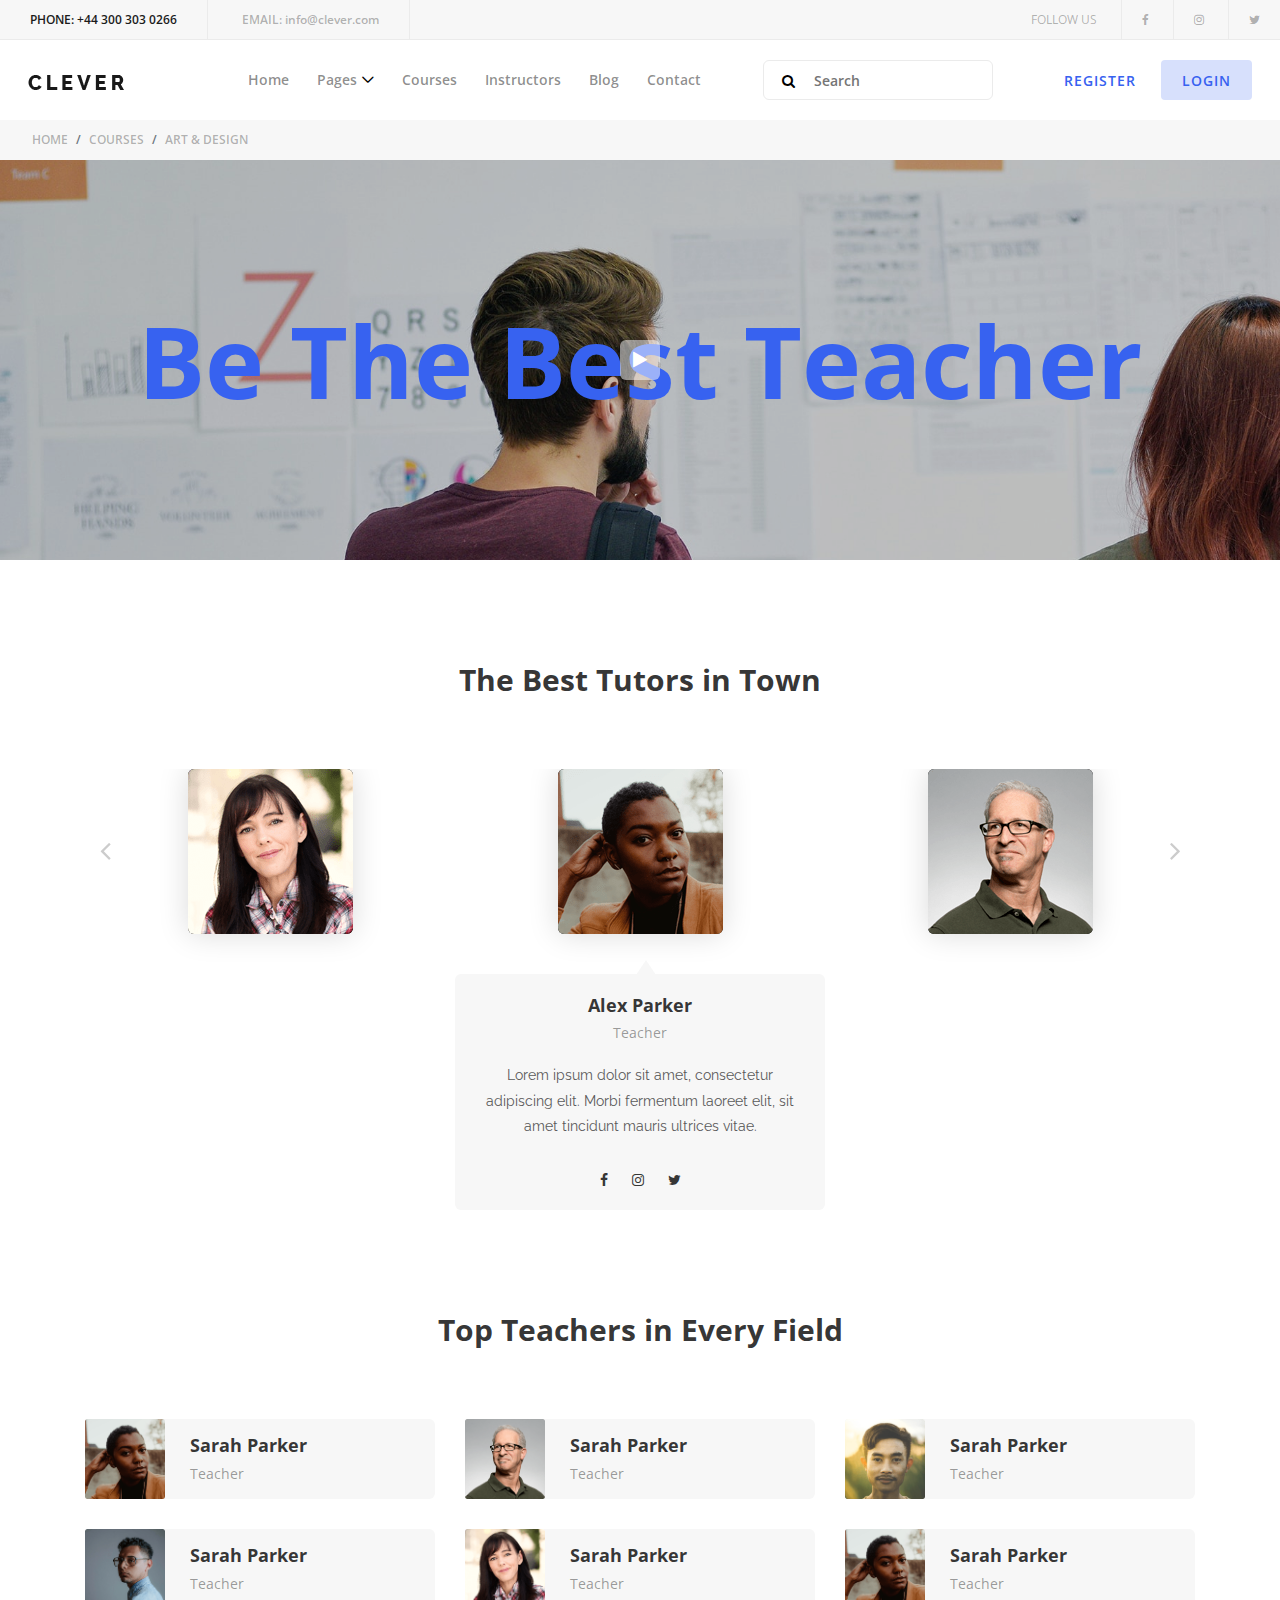
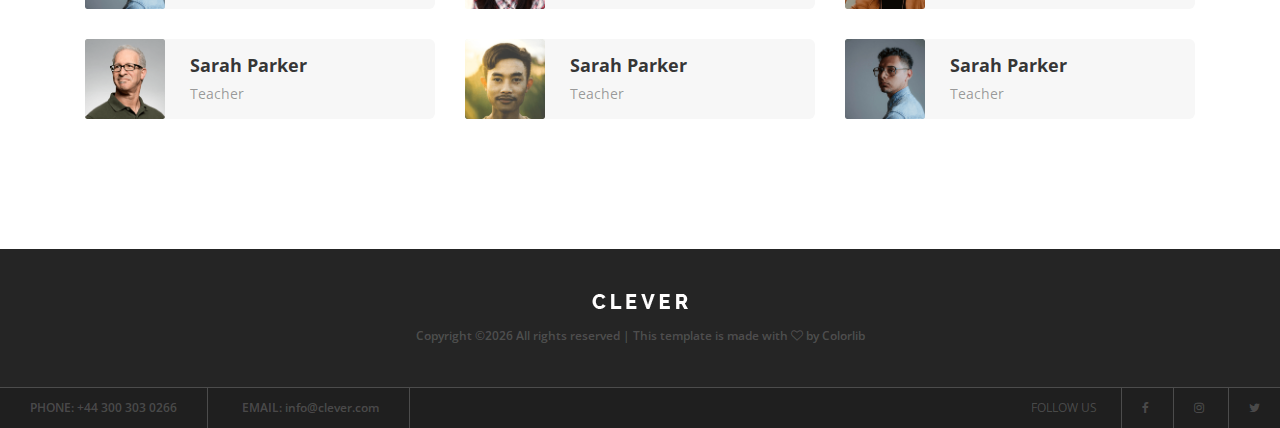
<file: OnlineExam/clever/instructors.html>
<!DOCTYPE html>
<html lang="en">

<head>
    <meta charset="UTF-8">
    <meta name="description" content="">
    <meta http-equiv="X-UA-Compatible" content="IE=edge">
    <meta name="viewport" content="width=device-width, initial-scale=1, shrink-to-fit=no">
    <!-- The above 4 meta tags *Must* come first in the head; any other head content must come *after* these tags -->

    <!-- Title -->
    <title>Clever - Education &amp; Courses Template | Instructors</title>

    <!-- Favicon -->
    <link rel="icon" href="img/core-img/favicon.ico">

    <!-- Stylesheet -->
    <link rel="stylesheet" href="style.css">

</head>

<body>
    <!-- Preloader -->
    <div id="preloader">
        <div class="spinner"></div>
    </div>

    <!-- ##### Header Area Start ##### -->
    <header class="header-area">

        <!-- Top Header Area -->
        <div class="top-header-area d-flex justify-content-between align-items-center">
            <!-- Contact Info -->
            <div class="contact-info">
                <a href="#"><span>Phone:</span> +44 300 303 0266</a>
                <a href="#"><span>Email:</span> info@clever.com</a>
            </div>
            <!-- Follow Us -->
            <div class="follow-us">
                <span>Follow us</span>
                <a href="#"><i class="fa fa-facebook" aria-hidden="true"></i></a>
                <a href="#"><i class="fa fa-instagram" aria-hidden="true"></i></a>
                <a href="#"><i class="fa fa-twitter" aria-hidden="true"></i></a>
            </div>
        </div>

        <!-- Navbar Area -->
        <div class="clever-main-menu">
            <div class="classy-nav-container breakpoint-off">
                <!-- Menu -->
                <nav class="classy-navbar justify-content-between" id="cleverNav">

                    <!-- Logo -->
                    <a class="nav-brand" href="index.html"><img src="img/core-img/logo.png" alt=""></a>

                    <!-- Navbar Toggler -->
                    <div class="classy-navbar-toggler">
                        <span class="navbarToggler"><span></span><span></span><span></span></span>
                    </div>

                    <!-- Menu -->
                    <div class="classy-menu">

                        <!-- Close Button -->
                        <div class="classycloseIcon">
                            <div class="cross-wrap"><span class="top"></span><span class="bottom"></span></div>
                        </div>

                        <!-- Nav Start -->
                        <div class="classynav">
                            <ul>
                                <li><a href="index.html">Home</a></li>
                                <li><a href="#">Pages</a>
                                    <ul class="dropdown">
                                        <li><a href="index.html">Home</a></li>
                                        <li><a href="courses.html">Courses</a></li>
                                        <li><a href="single-course.html">Single Courses</a></li>
                                        <li><a href="instructors.html">Instructors</a></li>
                                        <li><a href="blog.html">Blog</a></li>
                                        <li><a href="blog-details.html">Single Blog</a></li>
                                        <li><a href="regular-page.html">Regular Page</a></li>
                                        <li><a href="contact.html">Contact</a></li>
                                    </ul>
                                </li>
                                <li><a href="courses.html">Courses</a></li>
                                <li><a href="instructors.html">Instructors</a></li>
                                <li><a href="blog.html">Blog</a></li>
                                <li><a href="contact.html">Contact</a></li>
                            </ul>

                            <!-- Search Button -->
                            <div class="search-area">
                                <form action="#" method="post">
                                    <input type="search" name="search" id="search" placeholder="Search">
                                    <button type="submit"><i class="fa fa-search" aria-hidden="true"></i></button>
                                </form>
                            </div>

                            <!-- Register / Login -->
                            <div class="register-login-area">
                                <a href="#" class="btn">Register</a>
                                <a href="index-login.html" class="btn active">Login</a>
                            </div>

                        </div>
                        <!-- Nav End -->
                    </div>
                </nav>
            </div>
        </div>
    </header>
    <!-- ##### Header Area End ##### -->

    <!-- ##### Breadcumb Area Start ##### -->
    <div class="breadcumb-area">
        <!-- Breadcumb -->
        <nav aria-label="breadcrumb">
            <ol class="breadcrumb">
                <li class="breadcrumb-item"><a href="#">Home</a></li>
                <li class="breadcrumb-item"><a href="#">Courses</a></li>
                <li class="breadcrumb-item active" aria-current="page">Art &amp; Design</li>
            </ol>
        </nav>
    </div>
    <!-- ##### Breadcumb Area End ##### -->

    <!-- ##### Instructors Video Start ##### -->
    <div class="instructors-video d-flex align-items-center justify-content-center bg-img" style="background-image: url(img/bg-img/bg4.jpg);">
        <h2>Be The Best Teacher</h2>
        <!-- video btn -->
        <a href="https://www.youtube.com/watch?v=qC_T9ePzANg" class="video-btn"><i class="fa fa-play" aria-hidden="true"></i></a>
    </div>
    <!-- ##### Instructors Video End ##### -->

    <!-- ##### Best Tutors Area Start ##### -->
    <section class="best-tutors-area section-padding-100">
        <div class="container">
            <div class="row">
                <div class="col-12">
                    <div class="section-heading">
                        <h3>The Best Tutors in Town</h3>
                    </div>
                </div>
            </div>

            <div class="row">
                <div class="col-12">
                    <div class="tutors-slide owl-carousel">

                        <!-- Single Tutors Slide -->
                        <div class="single-tutors-slides">
                            <!-- Tutor Thumbnail -->
                            <div class="tutor-thumbnail">
                                <img src="img/bg-img/t1.png" alt="">
                            </div>
                            <!-- Tutor Information -->
                            <div class="tutor-information text-center">
                                <h5>Alex Parker</h5>
                                <span>Teacher</span>
                                <p>Lorem ipsum dolor sit amet, consectetur adipiscing elit. Morbi fermentum laoreet elit, sit amet tincidunt mauris ultrices vitae.</p>
                                <div class="social-info">
                                    <a href="#"><i class="fa fa-facebook" aria-hidden="true"></i></a>
                                    <a href="#"><i class="fa fa-instagram" aria-hidden="true"></i></a>
                                    <a href="#"><i class="fa fa-twitter" aria-hidden="true"></i></a>
                                </div>
                            </div>
                        </div>

                        <!-- Single Tutors Slide -->
                        <div class="single-tutors-slides">
                            <!-- Tutor Thumbnail -->
                            <div class="tutor-thumbnail">
                                <img src="img/bg-img/t2.png" alt="">
                            </div>
                            <!-- Tutor Information -->
                            <div class="tutor-information text-center">
                                <h5>Alex Parker</h5>
                                <span>Teacher</span>
                                <p>Lorem ipsum dolor sit amet, consectetur adipiscing elit. Morbi fermentum laoreet elit, sit amet tincidunt mauris ultrices vitae.</p>
                                <div class="social-info">
                                    <a href="#"><i class="fa fa-facebook" aria-hidden="true"></i></a>
                                    <a href="#"><i class="fa fa-instagram" aria-hidden="true"></i></a>
                                    <a href="#"><i class="fa fa-twitter" aria-hidden="true"></i></a>
                                </div>
                            </div>
                        </div>

                        <!-- Single Tutors Slide -->
                        <div class="single-tutors-slides">
                            <!-- Tutor Thumbnail -->
                            <div class="tutor-thumbnail">
                                <img src="img/bg-img/t3.png" alt="">
                            </div>
                            <!-- Tutor Information -->
                            <div class="tutor-information text-center">
                                <h5>Alex Parker</h5>
                                <span>Teacher</span>
                                <p>Lorem ipsum dolor sit amet, consectetur adipiscing elit. Morbi fermentum laoreet elit, sit amet tincidunt mauris ultrices vitae.</p>
                                <div class="social-info">
                                    <a href="#"><i class="fa fa-facebook" aria-hidden="true"></i></a>
                                    <a href="#"><i class="fa fa-instagram" aria-hidden="true"></i></a>
                                    <a href="#"><i class="fa fa-twitter" aria-hidden="true"></i></a>
                                </div>
                            </div>
                        </div>

                        <!-- Single Tutors Slide -->
                        <div class="single-tutors-slides">
                            <!-- Tutor Thumbnail -->
                            <div class="tutor-thumbnail">
                                <img src="img/bg-img/t4.png" alt="">
                            </div>
                            <!-- Tutor Information -->
                            <div class="tutor-information text-center">
                                <h5>Alex Parker</h5>
                                <span>Teacher</span>
                                <p>Lorem ipsum dolor sit amet, consectetur adipiscing elit. Morbi fermentum laoreet elit, sit amet tincidunt mauris ultrices vitae.</p>
                                <div class="social-info">
                                    <a href="#"><i class="fa fa-facebook" aria-hidden="true"></i></a>
                                    <a href="#"><i class="fa fa-instagram" aria-hidden="true"></i></a>
                                    <a href="#"><i class="fa fa-twitter" aria-hidden="true"></i></a>
                                </div>
                            </div>
                        </div>

                        <!-- Single Tutors Slide -->
                        <div class="single-tutors-slides">
                            <!-- Tutor Thumbnail -->
                            <div class="tutor-thumbnail">
                                <img src="img/bg-img/t5.png" alt="">
                            </div>
                            <!-- Tutor Information -->
                            <div class="tutor-information text-center">
                                <h5>Alex Parker</h5>
                                <span>Teacher</span>
                                <p>Lorem ipsum dolor sit amet, consectetur adipiscing elit. Morbi fermentum laoreet elit, sit amet tincidunt mauris ultrices vitae.</p>
                                <div class="social-info">
                                    <a href="#"><i class="fa fa-facebook" aria-hidden="true"></i></a>
                                    <a href="#"><i class="fa fa-instagram" aria-hidden="true"></i></a>
                                    <a href="#"><i class="fa fa-twitter" aria-hidden="true"></i></a>
                                </div>
                            </div>
                        </div>

                    </div>
                </div>
            </div>
        </div>
    </section>
    <!-- ##### Best Tutors Area End ##### -->

    <!-- ##### Top Teacher Area Start ##### -->
    <section class="top-teacher-area section-padding-0-100">
        <div class="container">
            <div class="row">
                <div class="col-12">
                    <div class="section-heading">
                        <h3>Top Teachers in Every Field</h3>
                    </div>
                </div>
            </div>

            <div class="row">
                <!-- Single Teacher -->
                <div class="col-12 col-md-6 col-lg-4">
                    <div class="single-instructor d-flex align-items-center mb-30">
                        <div class="instructor-thumb">
                            <img src="img/bg-img/t1.png" alt="">
                        </div>
                        <div class="instructor-info">
                            <h5>Sarah Parker</h5>
                            <span>Teacher</span>
                        </div>
                    </div>
                </div>

                <!-- Single Teacher -->
                <div class="col-12 col-md-6 col-lg-4">
                    <div class="single-instructor d-flex align-items-center mb-30">
                        <div class="instructor-thumb">
                            <img src="img/bg-img/t2.png" alt="">
                        </div>
                        <div class="instructor-info">
                            <h5>Sarah Parker</h5>
                            <span>Teacher</span>
                        </div>
                    </div>
                </div>

                <!-- Single Teacher -->
                <div class="col-12 col-md-6 col-lg-4">
                    <div class="single-instructor d-flex align-items-center mb-30">
                        <div class="instructor-thumb">
                            <img src="img/bg-img/t3.png" alt="">
                        </div>
                        <div class="instructor-info">
                            <h5>Sarah Parker</h5>
                            <span>Teacher</span>
                        </div>
                    </div>
                </div>

                <!-- Single Teacher -->
                <div class="col-12 col-md-6 col-lg-4">
                    <div class="single-instructor d-flex align-items-center mb-30">
                        <div class="instructor-thumb">
                            <img src="img/bg-img/t4.png" alt="">
                        </div>
                        <div class="instructor-info">
                            <h5>Sarah Parker</h5>
                            <span>Teacher</span>
                        </div>
                    </div>
                </div>

                <!-- Single Teacher -->
                <div class="col-12 col-md-6 col-lg-4">
                    <div class="single-instructor d-flex align-items-center mb-30">
                        <div class="instructor-thumb">
                            <img src="img/bg-img/t5.png" alt="">
                        </div>
                        <div class="instructor-info">
                            <h5>Sarah Parker</h5>
                            <span>Teacher</span>
                        </div>
                    </div>
                </div>

                <!-- Single Teacher -->
                <div class="col-12 col-md-6 col-lg-4">
                    <div class="single-instructor d-flex align-items-center mb-30">
                        <div class="instructor-thumb">
                            <img src="img/bg-img/t1.png" alt="">
                        </div>
                        <div class="instructor-info">
                            <h5>Sarah Parker</h5>
                            <span>Teacher</span>
                        </div>
                    </div>
                </div>

                <!-- Single Teacher -->
                <div class="col-12 col-md-6 col-lg-4">
                    <div class="single-instructor d-flex align-items-center mb-30">
                        <div class="instructor-thumb">
                            <img src="img/bg-img/t2.png" alt="">
                        </div>
                        <div class="instructor-info">
                            <h5>Sarah Parker</h5>
                            <span>Teacher</span>
                        </div>
                    </div>
                </div>

                <!-- Single Teacher -->
                <div class="col-12 col-md-6 col-lg-4">
                    <div class="single-instructor d-flex align-items-center mb-30">
                        <div class="instructor-thumb">
                            <img src="img/bg-img/t3.png" alt="">
                        </div>
                        <div class="instructor-info">
                            <h5>Sarah Parker</h5>
                            <span>Teacher</span>
                        </div>
                    </div>
                </div>

                <!-- Single Teacher -->
                <div class="col-12 col-md-6 col-lg-4">
                    <div class="single-instructor d-flex align-items-center mb-30">
                        <div class="instructor-thumb">
                            <img src="img/bg-img/t4.png" alt="">
                        </div>
                        <div class="instructor-info">
                            <h5>Sarah Parker</h5>
                            <span>Teacher</span>
                        </div>
                    </div>
                </div>
            </div>
        </div>
    </section>
    <!-- ##### Top Teacher Area End ##### -->

    <!-- ##### Footer Area Start ##### -->
    <footer class="footer-area">
        <!-- Top Footer Area -->
        <div class="top-footer-area">
            <div class="container">
                <div class="row">
                    <div class="col-12">
                        <!-- Footer Logo -->
                        <div class="footer-logo">
                            <a href="index.html"><img src="img/core-img/logo2.png" alt=""></a>
                        </div>
                        <!-- Copywrite -->
                        <p><a href="#"><!-- Link back to Colorlib can't be removed. Template is licensed under CC BY 3.0. -->
Copyright &copy;<script>document.write(new Date().getFullYear());</script> All rights reserved | This template is made with <i class="fa fa-heart-o" aria-hidden="true"></i> by <a href="https://colorlib.com" target="_blank">Colorlib</a>
<!-- Link back to Colorlib can't be removed. Template is licensed under CC BY 3.0. --></p>
                    </div>
                </div>
            </div>
        </div>

        <!-- Bottom Footer Area -->
        <div class="bottom-footer-area d-flex justify-content-between align-items-center">
            <!-- Contact Info -->
            <div class="contact-info">
                <a href="#"><span>Phone:</span> +44 300 303 0266</a>
                <a href="#"><span>Email:</span> info@clever.com</a>
            </div>
            <!-- Follow Us -->
            <div class="follow-us">
                <span>Follow us</span>
                <a href="#"><i class="fa fa-facebook" aria-hidden="true"></i></a>
                <a href="#"><i class="fa fa-instagram" aria-hidden="true"></i></a>
                <a href="#"><i class="fa fa-twitter" aria-hidden="true"></i></a>
            </div>
        </div>
    </footer>
    <!-- ##### Footer Area End ##### -->

    <!-- ##### All Javascript Script ##### -->
    <!-- jQuery-2.2.4 js -->
    <script src="js/jquery/jquery-2.2.4.min.js"></script>
    <!-- Popper js -->
    <script src="js/bootstrap/popper.min.js"></script>
    <!-- Bootstrap js -->
    <script src="js/bootstrap/bootstrap.min.js"></script>
    <!-- All Plugins js -->
    <script src="js/plugins/plugins.js"></script>
    <!-- Active js -->
    <script src="js/active.js"></script>
</body>

</html>
</file>
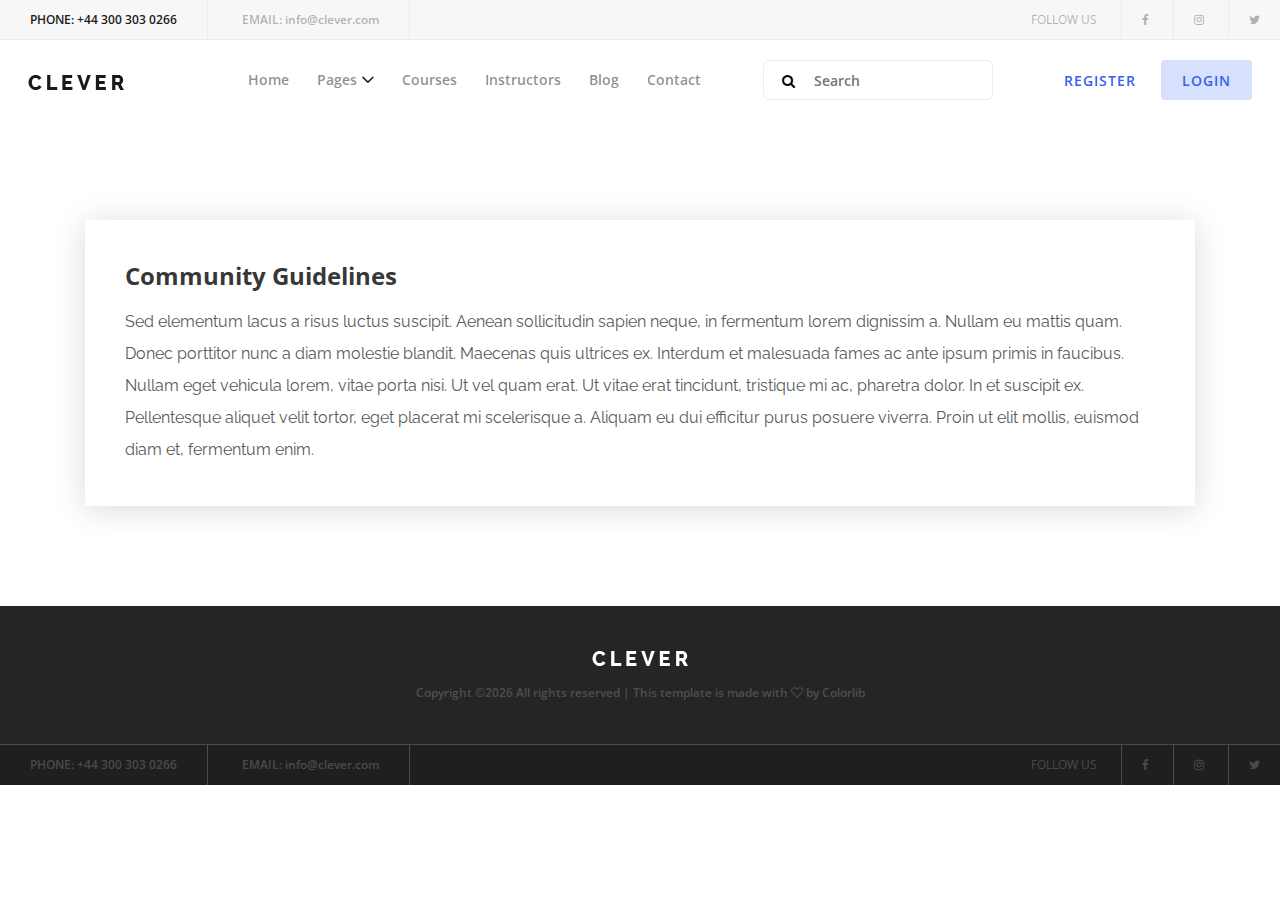
<file: OnlineExam/clever/regular-page.html>
<!DOCTYPE html>
<html lang="en">

<head>
    <meta charset="UTF-8">
    <meta name="description" content="">
    <meta http-equiv="X-UA-Compatible" content="IE=edge">
    <meta name="viewport" content="width=device-width, initial-scale=1, shrink-to-fit=no">
    <!-- The above 4 meta tags *Must* come first in the head; any other head content must come *after* these tags -->

    <!-- Title -->
    <title>Clever - Education &amp; Courses Template | Regular Page</title>

    <!-- Favicon -->
    <link rel="icon" href="img/core-img/favicon.ico">

    <!-- Stylesheet -->
    <link rel="stylesheet" href="style.css">

</head>

<body>
    <!-- Preloader -->
    <div id="preloader">
        <div class="spinner"></div>
    </div>

    <!-- ##### Header Area Start ##### -->
    <header class="header-area">

        <!-- Top Header Area -->
        <div class="top-header-area d-flex justify-content-between align-items-center">
            <!-- Contact Info -->
            <div class="contact-info">
                <a href="#"><span>Phone:</span> +44 300 303 0266</a>
                <a href="#"><span>Email:</span> info@clever.com</a>
            </div>
            <!-- Follow Us -->
            <div class="follow-us">
                <span>Follow us</span>
                <a href="#"><i class="fa fa-facebook" aria-hidden="true"></i></a>
                <a href="#"><i class="fa fa-instagram" aria-hidden="true"></i></a>
                <a href="#"><i class="fa fa-twitter" aria-hidden="true"></i></a>
            </div>
        </div>

        <!-- Navbar Area -->
        <div class="clever-main-menu">
            <div class="classy-nav-container breakpoint-off">
                <!-- Menu -->
                <nav class="classy-navbar justify-content-between" id="cleverNav">

                    <!-- Logo -->
                    <a class="nav-brand" href="index.html"><img src="img/core-img/logo.png" alt=""></a>

                    <!-- Navbar Toggler -->
                    <div class="classy-navbar-toggler">
                        <span class="navbarToggler"><span></span><span></span><span></span></span>
                    </div>

                    <!-- Menu -->
                    <div class="classy-menu">

                        <!-- Close Button -->
                        <div class="classycloseIcon">
                            <div class="cross-wrap"><span class="top"></span><span class="bottom"></span></div>
                        </div>

                        <!-- Nav Start -->
                        <div class="classynav">
                            <ul>
                                <li><a href="index.html">Home</a></li>
                                <li><a href="#">Pages</a>
                                    <ul class="dropdown">
                                        <li><a href="index.html">Home</a></li>
                                        <li><a href="courses.html">Courses</a></li>
                                        <li><a href="single-course.html">Single Courses</a></li>
                                        <li><a href="instructors.html">Instructors</a></li>
                                        <li><a href="blog.html">Blog</a></li>
                                        <li><a href="blog-details.html">Single Blog</a></li>
                                        <li><a href="regular-page.html">Regular Page</a></li>
                                        <li><a href="contact.html">Contact</a></li>
                                    </ul>
                                </li>
                                <li><a href="courses.html">Courses</a></li>
                                <li><a href="instructors.html">Instructors</a></li>
                                <li><a href="blog.html">Blog</a></li>
                                <li><a href="contact.html">Contact</a></li>
                            </ul>

                            <!-- Search Button -->
                            <div class="search-area">
                                <form action="#" method="post">
                                    <input type="search" name="search" id="search" placeholder="Search">
                                    <button type="submit"><i class="fa fa-search" aria-hidden="true"></i></button>
                                </form>
                            </div>

                            <!-- Register / Login -->
                            <div class="register-login-area">
                                <a href="#" class="btn">Register</a>
                                <a href="index-login.html" class="btn active">Login</a>
                            </div>

                        </div>
                        <!-- Nav End -->
                    </div>
                </nav>
            </div>
        </div>
    </header>
    <!-- ##### Header Area End ##### -->

    <!-- ##### Regular Page Area Start ##### -->
    <div class="regular-page-area section-padding-100">
        <div class="container">
            <div class="row">
                <div class="col-12">
                    <div class="page-content">
                        <h4>Community Guidelines</h4>
                        <p>Sed elementum lacus a risus luctus suscipit. Aenean sollicitudin sapien neque, in fermentum lorem dignissim a. Nullam eu mattis quam. Donec porttitor nunc a diam molestie blandit. Maecenas quis ultrices ex. Interdum et malesuada fames ac ante ipsum primis in faucibus. Nullam eget vehicula lorem, vitae porta nisi. Ut vel quam erat. Ut vitae erat tincidunt, tristique mi ac, pharetra dolor. In et suscipit ex. Pellentesque aliquet velit tortor, eget placerat mi scelerisque a. Aliquam eu dui efficitur purus posuere viverra. Proin ut elit mollis, euismod diam et, fermentum enim.</p>
                    </div>
                </div>
            </div>
        </div>
    </div>
    <!-- ##### Regular Page Area End ##### -->

    <!-- ##### Footer Area Start ##### -->
    <footer class="footer-area">
        <!-- Top Footer Area -->
        <div class="top-footer-area">
            <div class="container">
                <div class="row">
                    <div class="col-12">
                        <!-- Footer Logo -->
                        <div class="footer-logo">
                            <a href="index.html"><img src="img/core-img/logo2.png" alt=""></a>
                        </div>
                        <!-- Copywrite -->
                        <p><a href="#"><!-- Link back to Colorlib can't be removed. Template is licensed under CC BY 3.0. -->
Copyright &copy;<script>document.write(new Date().getFullYear());</script> All rights reserved | This template is made with <i class="fa fa-heart-o" aria-hidden="true"></i> by <a href="https://colorlib.com" target="_blank">Colorlib</a>
<!-- Link back to Colorlib can't be removed. Template is licensed under CC BY 3.0. --></p>
                    </div>
                </div>
            </div>
        </div>

        <!-- Bottom Footer Area -->
        <div class="bottom-footer-area d-flex justify-content-between align-items-center">
            <!-- Contact Info -->
            <div class="contact-info">
                <a href="#"><span>Phone:</span> +44 300 303 0266</a>
                <a href="#"><span>Email:</span> info@clever.com</a>
            </div>
            <!-- Follow Us -->
            <div class="follow-us">
                <span>Follow us</span>
                <a href="#"><i class="fa fa-facebook" aria-hidden="true"></i></a>
                <a href="#"><i class="fa fa-instagram" aria-hidden="true"></i></a>
                <a href="#"><i class="fa fa-twitter" aria-hidden="true"></i></a>
            </div>
        </div>
    </footer>
    <!-- ##### Footer Area End ##### -->

    <!-- ##### All Javascript Script ##### -->
    <!-- jQuery-2.2.4 js -->
    <script src="js/jquery/jquery-2.2.4.min.js"></script>
    <!-- Popper js -->
    <script src="js/bootstrap/popper.min.js"></script>
    <!-- Bootstrap js -->
    <script src="js/bootstrap/bootstrap.min.js"></script>
    <!-- All Plugins js -->
    <script src="js/plugins/plugins.js"></script>
    <!-- Active js -->
    <script src="js/active.js"></script>
</body>

</html>
</file>
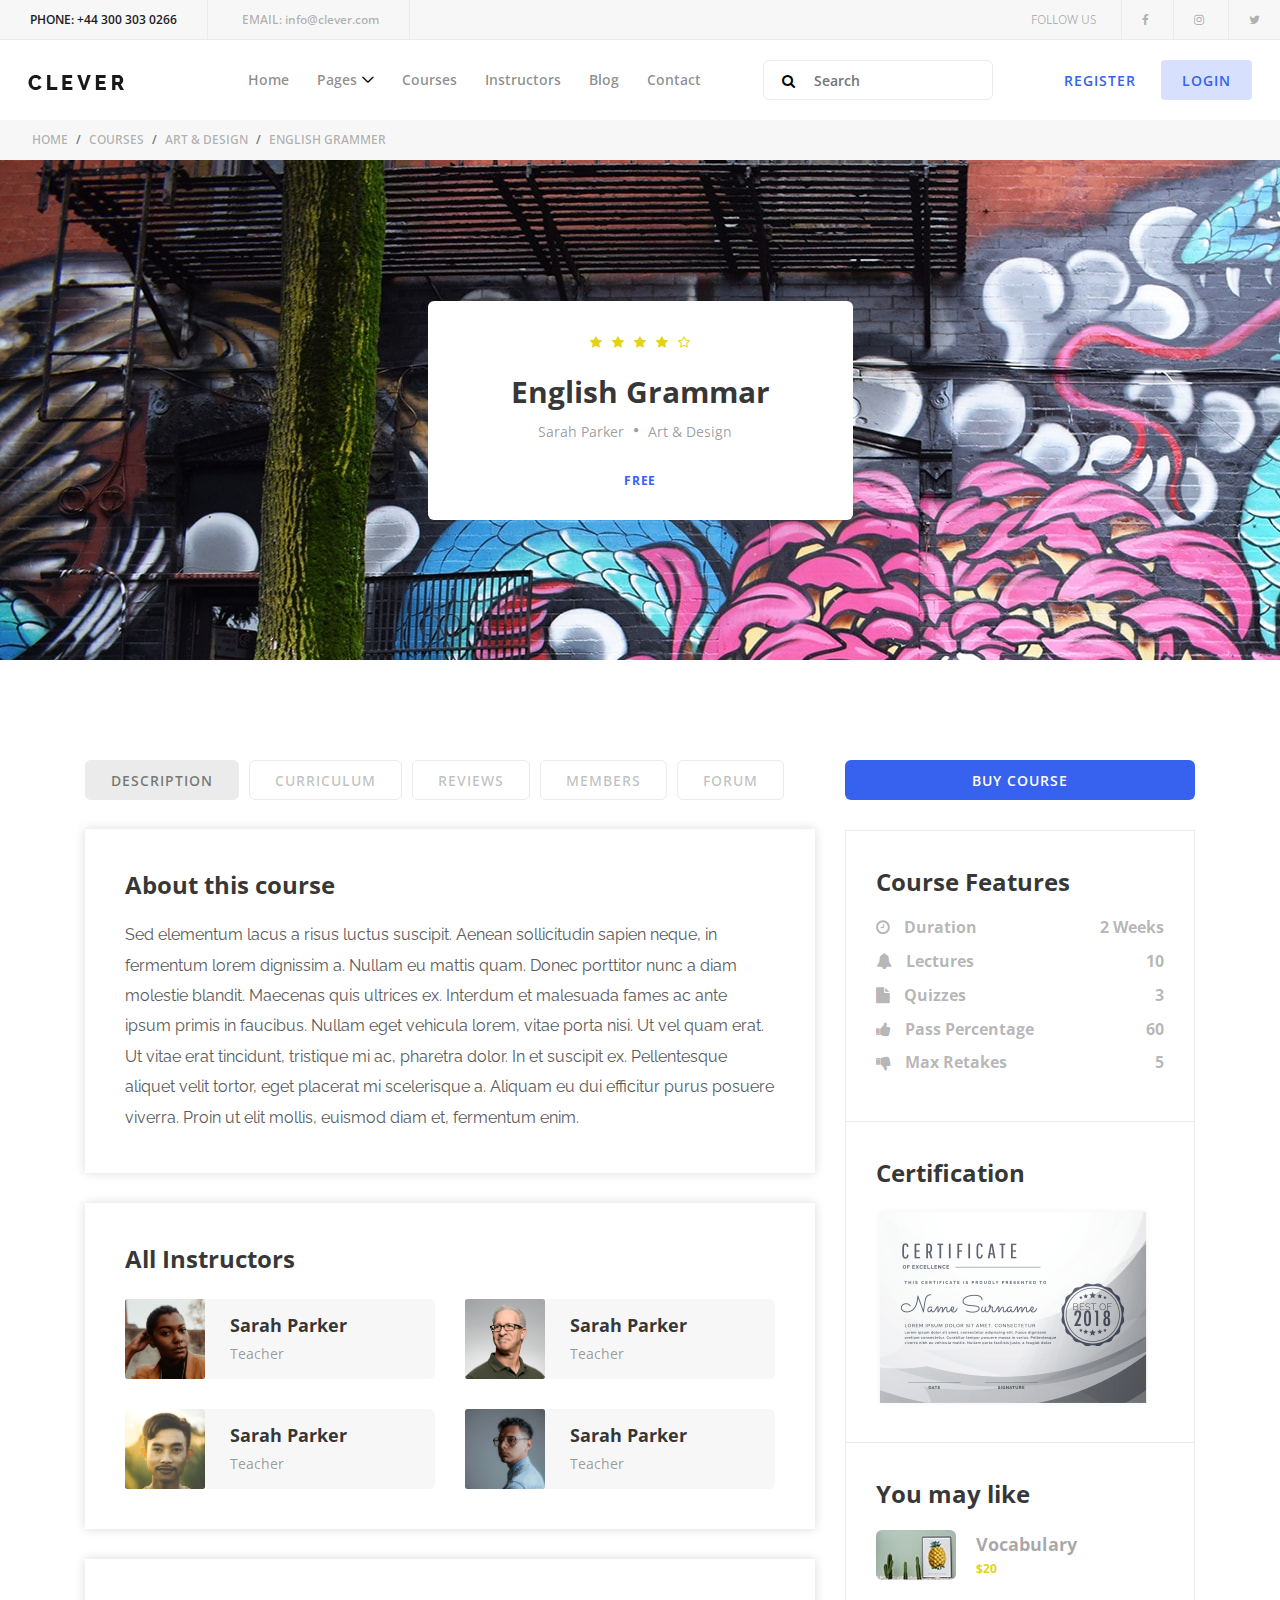
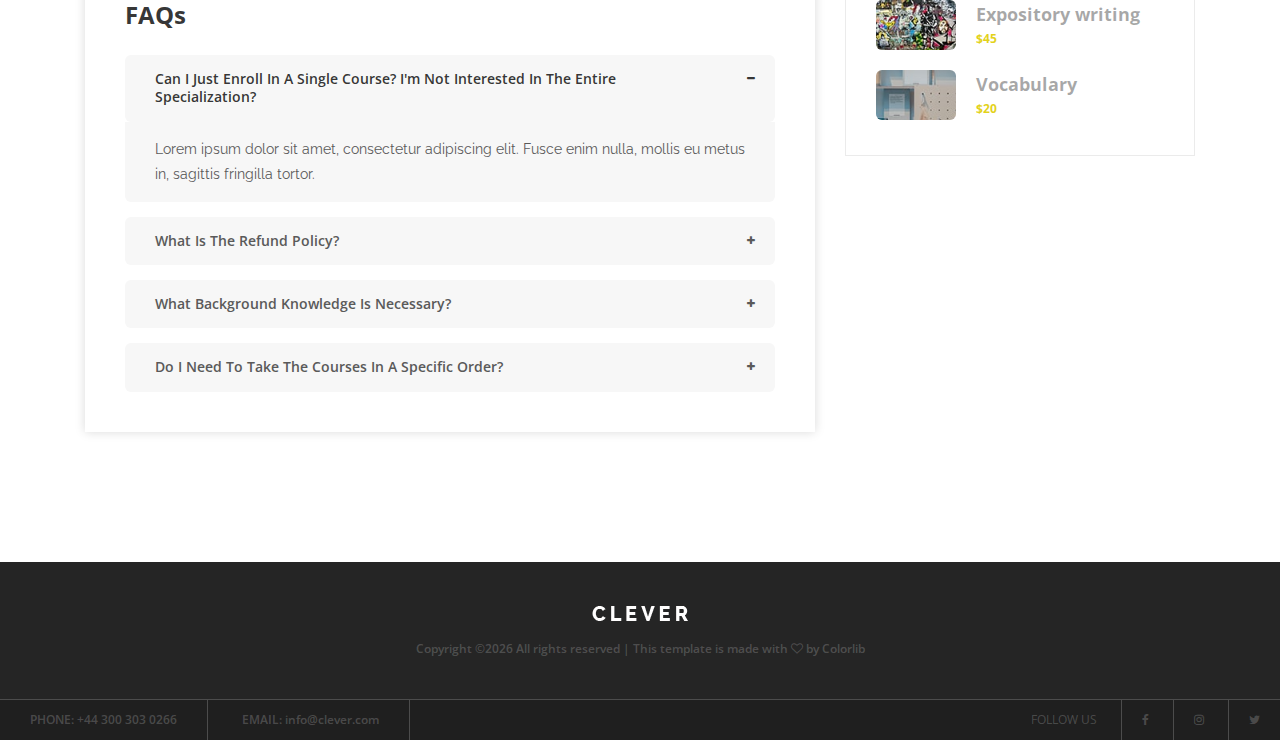
<file: OnlineExam/clever/single-course.html>
<!DOCTYPE html>
<html lang="en">

<head>
    <meta charset="UTF-8">
    <meta name="description" content="">
    <meta http-equiv="X-UA-Compatible" content="IE=edge">
    <meta name="viewport" content="width=device-width, initial-scale=1, shrink-to-fit=no">
    <!-- The above 4 meta tags *Must* come first in the head; any other head content must come *after* these tags -->

    <!-- Title -->
    <title>Clever - Education &amp; Courses Template | Single Course</title>

    <!-- Favicon -->
    <link rel="icon" href="img/core-img/favicon.ico">

    <!-- Stylesheet -->
    <link rel="stylesheet" href="style.css">

</head>

<body>
    <!-- Preloader -->
    <div id="preloader">
        <div class="spinner"></div>
    </div>

    <!-- ##### Header Area Start ##### -->
    <header class="header-area">

        <!-- Top Header Area -->
        <div class="top-header-area d-flex justify-content-between align-items-center">
            <!-- Contact Info -->
            <div class="contact-info">
                <a href="#"><span>Phone:</span> +44 300 303 0266</a>
                <a href="#"><span>Email:</span> info@clever.com</a>
            </div>
            <!-- Follow Us -->
            <div class="follow-us">
                <span>Follow us</span>
                <a href="#"><i class="fa fa-facebook" aria-hidden="true"></i></a>
                <a href="#"><i class="fa fa-instagram" aria-hidden="true"></i></a>
                <a href="#"><i class="fa fa-twitter" aria-hidden="true"></i></a>
            </div>
        </div>

        <!-- Navbar Area -->
        <div class="clever-main-menu">
            <div class="classy-nav-container breakpoint-off">
                <!-- Menu -->
                <nav class="classy-navbar justify-content-between" id="cleverNav">

                    <!-- Logo -->
                    <a class="nav-brand" href="index.html"><img src="img/core-img/logo.png" alt=""></a>

                    <!-- Navbar Toggler -->
                    <div class="classy-navbar-toggler">
                        <span class="navbarToggler"><span></span><span></span><span></span></span>
                    </div>

                    <!-- Menu -->
                    <div class="classy-menu">

                        <!-- Close Button -->
                        <div class="classycloseIcon">
                            <div class="cross-wrap"><span class="top"></span><span class="bottom"></span></div>
                        </div>

                        <!-- Nav Start -->
                        <div class="classynav">
                            <ul>
                                <li><a href="index.html">Home</a></li>
                                <li><a href="#">Pages</a>
                                    <ul class="dropdown">
                                        <li><a href="index.html">Home</a></li>
                                        <li><a href="courses.html">Courses</a></li>
                                        <li><a href="single-course.html">Single Courses</a></li>
                                        <li><a href="instructors.html">Instructors</a></li>
                                        <li><a href="blog.html">Blog</a></li>
                                        <li><a href="blog-details.html">Single Blog</a></li>
                                        <li><a href="regular-page.html">Regular Page</a></li>
                                        <li><a href="contact.html">Contact</a></li>
                                    </ul>
                                </li>
                                <li><a href="courses.html">Courses</a></li>
                                <li><a href="instructors.html">Instructors</a></li>
                                <li><a href="blog.html">Blog</a></li>
                                <li><a href="contact.html">Contact</a></li>
                            </ul>

                            <!-- Search Button -->
                            <div class="search-area">
                                <form action="#" method="post">
                                    <input type="search" name="search" id="search" placeholder="Search">
                                    <button type="submit"><i class="fa fa-search" aria-hidden="true"></i></button>
                                </form>
                            </div>

                            <!-- Register / Login -->
                            <div class="register-login-area">
                                <a href="#" class="btn">Register</a>
                                <a href="index-login.html" class="btn active">Login</a>
                            </div>

                        </div>
                        <!-- Nav End -->
                    </div>
                </nav>
            </div>
        </div>
    </header>
    <!-- ##### Header Area End ##### -->

    <!-- ##### Breadcumb Area Start ##### -->
    <div class="breadcumb-area">
        <!-- Breadcumb -->
        <nav aria-label="breadcrumb">
            <ol class="breadcrumb">
                <li class="breadcrumb-item"><a href="#">Home</a></li>
                <li class="breadcrumb-item"><a href="#">Courses</a></li>
                <li class="breadcrumb-item"><a href="#">Art &amp; Design</a></li>
                <li class="breadcrumb-item active" aria-current="page">English Grammer</li>
            </ol>
        </nav>
    </div>
    <!-- ##### Breadcumb Area End ##### -->

    <!-- ##### Single Course Intro Start ##### -->
    <div class="single-course-intro d-flex align-items-center justify-content-center" style="background-image: url(img/bg-img/bg3.jpg);">
        <!-- Content -->
        <div class="single-course-intro-content text-center">
            <!-- Ratings -->
            <div class="ratings">
                <i class="fa fa-star" aria-hidden="true"></i>
                <i class="fa fa-star" aria-hidden="true"></i>
                <i class="fa fa-star" aria-hidden="true"></i>
                <i class="fa fa-star" aria-hidden="true"></i>
                <i class="fa fa-star-o" aria-hidden="true"></i>
            </div>
            <h3>English Grammar</h3>
            <div class="meta d-flex align-items-center justify-content-center">
                <a href="#">Sarah Parker</a>
                <span><i class="fa fa-circle" aria-hidden="true"></i></span>
                <a href="#">Art &amp; Design</a>
            </div>
            <div class="price">Free</div>
        </div>
    </div>
    <!-- ##### Single Course Intro End ##### -->

    <!-- ##### Courses Content Start ##### -->
    <div class="single-course-content section-padding-100">
        <div class="container">
            <div class="row">
                <div class="col-12 col-lg-8">
                    <div class="course--content">

                        <div class="clever-tabs-content">
                            <ul class="nav nav-tabs" id="myTab" role="tablist">
                                <li class="nav-item">
                                    <a class="nav-link active" id="tab--1" data-toggle="tab" href="#tab1" role="tab" aria-controls="tab1" aria-selected="false">Description</a>
                                </li>
                                <li class="nav-item">
                                    <a class="nav-link" id="tab--2" data-toggle="tab" href="#tab2" role="tab" aria-controls="tab2" aria-selected="true">Curriculum</a>
                                </li>
                                <li class="nav-item">
                                    <a class="nav-link" id="tab--3" data-toggle="tab" href="#tab3" role="tab" aria-controls="tab3" aria-selected="true">Reviews</a>
                                </li>
                                <li class="nav-item">
                                    <a class="nav-link" id="tab--4" data-toggle="tab" href="#tab4" role="tab" aria-controls="tab4" aria-selected="true">Members</a>
                                </li>
                                <li class="nav-item">
                                    <a class="nav-link" id="tab--5" data-toggle="tab" href="#tab5" role="tab" aria-controls="tab5" aria-selected="true">Forum</a>
                                </li>
                            </ul>

                            <div class="tab-content" id="myTabContent">
                                <!-- Tab Text -->
                                <div class="tab-pane fade show active" id="tab1" role="tabpanel" aria-labelledby="tab--1">
                                    <div class="clever-description">

                                        <!-- About Course -->
                                        <div class="about-course mb-30">
                                            <h4>About this course</h4>
                                            <p>Sed elementum lacus a risus luctus suscipit. Aenean sollicitudin sapien neque, in fermentum lorem dignissim a. Nullam eu mattis quam. Donec porttitor nunc a diam molestie blandit. Maecenas quis ultrices ex. Interdum et malesuada fames ac ante ipsum primis in faucibus. Nullam eget vehicula lorem, vitae porta nisi. Ut vel quam erat. Ut vitae erat tincidunt, tristique mi ac, pharetra dolor. In et suscipit ex. Pellentesque aliquet velit tortor, eget placerat mi scelerisque a. Aliquam eu dui efficitur purus posuere viverra. Proin ut elit mollis, euismod diam et, fermentum enim.</p>
                                        </div>

                                        <!-- All Instructors -->
                                        <div class="all-instructors mb-30">
                                            <h4>All Instructors</h4>

                                            <div class="row">
                                                <!-- Single Instructor -->
                                                <div class="col-lg-6">
                                                    <div class="single-instructor d-flex align-items-center mb-30">
                                                        <div class="instructor-thumb">
                                                            <img src="img/bg-img/t1.png" alt="">
                                                        </div>
                                                        <div class="instructor-info">
                                                            <h5>Sarah Parker</h5>
                                                            <span>Teacher</span>
                                                        </div>
                                                    </div>
                                                </div>

                                                <!-- Single Instructor -->
                                                <div class="col-lg-6">
                                                    <div class="single-instructor d-flex align-items-center mb-30">
                                                        <div class="instructor-thumb">
                                                            <img src="img/bg-img/t2.png" alt="">
                                                        </div>
                                                        <div class="instructor-info">
                                                            <h5>Sarah Parker</h5>
                                                            <span>Teacher</span>
                                                        </div>
                                                    </div>
                                                </div>

                                                <!-- Single Instructor -->
                                                <div class="col-lg-6">
                                                    <div class="single-instructor d-flex align-items-center mb-30">
                                                        <div class="instructor-thumb">
                                                            <img src="img/bg-img/t3.png" alt="">
                                                        </div>
                                                        <div class="instructor-info">
                                                            <h5>Sarah Parker</h5>
                                                            <span>Teacher</span>
                                                        </div>
                                                    </div>
                                                </div>

                                                <!-- Single Instructor -->
                                                <div class="col-lg-6">
                                                    <div class="single-instructor d-flex align-items-center mb-30">
                                                        <div class="instructor-thumb">
                                                            <img src="img/bg-img/t4.png" alt="">
                                                        </div>
                                                        <div class="instructor-info">
                                                            <h5>Sarah Parker</h5>
                                                            <span>Teacher</span>
                                                        </div>
                                                    </div>
                                                </div>
                                            </div>
                                        </div>

                                        <!-- FAQ -->
                                        <div class="clever-faqs">
                                            <h4>FAQs</h4>

                                            <div class="accordions" id="accordion" role="tablist" aria-multiselectable="true">

                                                <!-- Single Accordian Area -->
                                                <div class="panel single-accordion">
                                                    <h6><a role="button" class="" aria-expanded="true" aria-controls="collapseOne" data-toggle="collapse" data-parent="#accordion" href="#collapseOne">Can I just enroll in a single course? I'm not interested in the entire Specialization?
                                                    <span class="accor-open"><i class="fa fa-plus" aria-hidden="true"></i></span>
                                                    <span class="accor-close"><i class="fa fa-minus" aria-hidden="true"></i></span>
                                                    </a></h6>
                                                    <div id="collapseOne" class="accordion-content collapse show">
                                                        <p>Lorem ipsum dolor sit amet, consectetur adipiscing elit. Fusce enim nulla, mollis eu metus in, sagittis fringilla tortor.</p>
                                                    </div>
                                                </div>

                                                <!-- Single Accordian Area -->
                                                <div class="panel single-accordion">
                                                    <h6>
                                                        <a role="button" class="collapsed" aria-expanded="true" aria-controls="collapseTwo" data-parent="#accordion" data-toggle="collapse" href="#collapseTwo">What is the refund policy?
                                                        <span class="accor-open"><i class="fa fa-plus" aria-hidden="true"></i></span>
                                                        <span class="accor-close"><i class="fa fa-minus" aria-hidden="true"></i></span>
                                                        </a>
                                                    </h6>
                                                    <div id="collapseTwo" class="accordion-content collapse">
                                                        <p>Lorem ipsum dolor sit amet, consectetur adipiscing elit. Sed vel lectus eu felis semper finibus ac eget ipsum. Lorem ipsum dolor sit amet, consectetur adipiscing elit. Etiam vulputate id justo quis facilisis.</p>
                                                    </div>
                                                </div>

                                                <!-- Single Accordian Area -->
                                                <div class="panel single-accordion">
                                                    <h6>
                                                        <a role="button" aria-expanded="true" aria-controls="collapseThree" class="collapsed" data-parent="#accordion" data-toggle="collapse" href="#collapseThree">What background knowledge is necessary?
                                                        <span class="accor-open"><i class="fa fa-plus" aria-hidden="true"></i></span>
                                                        <span class="accor-close"><i class="fa fa-minus" aria-hidden="true"></i></span>
                                                        </a>
                                                    </h6>
                                                    <div id="collapseThree" class="accordion-content collapse">
                                                        <p>Lorem ipsum dolor sit amet, consectetur adipiscing elit. Sed vel lectus eu felis semper finibus ac eget ipsum. Lorem ipsum dolor sit amet, consectetur adipiscing elit. Etiam vulputate id justo quis facilisis.</p>
                                                    </div>
                                                </div>

                                                <!-- Single Accordian Area -->
                                                <div class="panel single-accordion">
                                                    <h6>
                                                        <a role="button" aria-expanded="true" aria-controls="collapseFour" class="collapsed" data-parent="#accordion" data-toggle="collapse" href="#collapseFour">Do i need to take the courses in a specific order?
                                                        <span class="accor-open"><i class="fa fa-plus" aria-hidden="true"></i></span>
                                                        <span class="accor-close"><i class="fa fa-minus" aria-hidden="true"></i></span>
                                                        </a>
                                                    </h6>
                                                    <div id="collapseFour" class="accordion-content collapse">
                                                        <p>Lorem ipsum dolor sit amet, consectetur adipiscing elit. Sed vel lectus eu felis semper finibus ac eget ipsum. Lorem ipsum dolor sit amet, consectetur adipiscing elit. Etiam vulputate id justo quis facilisis.</p>
                                                    </div>
                                                </div>
                                            </div>

                                        </div>
                                    </div>
                                </div>

                                <!-- Tab Text -->
                                <div class="tab-pane fade" id="tab2" role="tabpanel" aria-labelledby="tab--2">
                                    <div class="clever-curriculum">

                                        <!-- About Curriculum -->
                                        <div class="about-curriculum mb-30">
                                            <h4>Syllabus</h4>
                                            <p>Sed elementum lacus a risus luctus suscipit. Aenean sollicitudin sapien neque, in fermentum lorem dignissim a. Nullam eu mattis quam. Donec porttitor nunc a diam molestie blandit. Maecenas quis ultrices ex. Interdum et malesuada fames ac ante ipsum primis in faucibus. Nullam eget vehicula lorem, vitae porta nisi. Ut vel quam erat. Ut vitae erat tincidunt, tristique mi ac, pharetra dolor. In et suscipit ex. Pellentesque aliquet velit tortor, eget placerat mi scelerisque a. Aliquam eu dui efficitur purus posuere viverra. Proin ut elit mollis, euismod diam et, fermentum enim.</p>
                                        </div>

                                        <!-- Curriculum Level -->
                                        <div class="curriculum-level mb-30">
                                            <h4 class="d-flex justify-content-between"><span>Week 1</span> <span>0/4</span></h4>
                                            <h5>Beginners Level</h5>
                                            <p>Lorem ipsum dolor sit amet, consectetur adipiscing elit. Fusce enim nulla, mollis eu metus in, sagittis fringilla.</p>

                                            <ul class="curriculum-list">
                                                <li><i class="fa fa-file" aria-hidden="true"></i> 1 video, 1 audio, 1 reading
                                                    <ul>
                                                        <li>
                                                            <span><i class="fa fa-video-camera" aria-hidden="true"></i> Video: <span>Greetings and Introductions</span></span>
                                                            <span><i class="fa fa-clock-o" aria-hidden="true"></i> 15 minutes</span>
                                                        </li>
                                                        <li>
                                                            <span><i class="fa fa-file-text" aria-hidden="true"></i> Reading: <span>Word Types</span></span>
                                                            <span><i class="fa fa-clock-o" aria-hidden="true"></i> 15 minutes</span>
                                                        </li>
                                                        <li>
                                                            <span><i class="fa fa-volume-down" aria-hidden="true"></i> Audio: <span>Listening Exercise</span></span>
                                                            <span><i class="fa fa-clock-o" aria-hidden="true"></i> 15 minutes</span>
                                                        </li>
                                                    </ul>
                                                </li>
                                                <li class="d-flex justify-content-between">
                                                    <span><i class="fa fa-graduation-cap" aria-hidden="true"></i> Graded: Cumulative Language Quiz</span>
                                                    <span>3 Questions</span>
                                                </li>
                                            </ul>
                                        </div>

                                        <!-- Curriculum Level -->
                                        <div class="curriculum-level mb-30">
                                            <h4 class="d-flex justify-content-between"><span>Week 2</span> <span>0/5</span></h4>
                                            <h5>Intermediate Level</h5>
                                            <p>Lorem ipsum dolor sit amet, consectetur adipiscing elit. Fusce enim nulla, mollis eu metus in, sagittis fringilla.</p>

                                            <ul class="curriculum-list">
                                                <li><i class="fa fa-file" aria-hidden="true"></i> 1 video, 1 audio, 1 reading
                                                    <ul>
                                                        <li>
                                                            <span><i class="fa fa-video-camera" aria-hidden="true"></i> Video: <span>Greetings and Introductions</span></span>
                                                            <span><i class="fa fa-clock-o" aria-hidden="true"></i> 15 minutes</span>
                                                        </li>
                                                        <li>
                                                            <span><i class="fa fa-file-text" aria-hidden="true"></i> Reading: <span>Word Types</span></span>
                                                            <span><i class="fa fa-clock-o" aria-hidden="true"></i> 15 minutes</span>
                                                        </li>
                                                        <li>
                                                            <span><i class="fa fa-volume-down" aria-hidden="true"></i> Audio: <span>Listening Exercise</span></span>
                                                            <span><i class="fa fa-clock-o" aria-hidden="true"></i> 15 minutes</span>
                                                        </li>
                                                    </ul>
                                                </li>
                                                <li class="d-flex justify-content-between">
                                                    <span><i class="fa fa-graduation-cap" aria-hidden="true"></i> Graded: Cumulative Language Quiz</span>
                                                    <span>3 Questions</span>
                                                </li>
                                            </ul>
                                        </div>
                                    </div>
                                </div>

                                <!-- Tab Text -->
                                <div class="tab-pane fade" id="tab3" role="tabpanel" aria-labelledby="tab--3">
                                    <div class="clever-review">

                                        <!-- About Review -->
                                        <div class="about-review mb-30">
                                            <h4>Reviews</h4>
                                            <p>Sed elementum lacus a risus luctus suscipit. Aenean sollicitudin sapien neque, in fermentum lorem dignissim a. Nullam eu mattis quam. Donec porttitor nunc a diam molestie blandit. Maecenas quis ultrices</p>
                                        </div>

                                        <!-- Ratings -->
                                        <div class="clever-ratings d-flex align-items-center mb-30">

                                            <div class="total-ratings text-center d-flex align-items-center justify-content-center">
                                                <div class="ratings-text">
                                                    <h2>4.5</h2>
                                                    <div class="ratings--">
                                                        <i class="fa fa-star" aria-hidden="true"></i>
                                                        <i class="fa fa-star" aria-hidden="true"></i>
                                                        <i class="fa fa-star" aria-hidden="true"></i>
                                                        <i class="fa fa-star" aria-hidden="true"></i>
                                                        <i class="fa fa-star-half-o" aria-hidden="true"></i>
                                                    </div>
                                                    <span>Rated 5 out of 3 Ratings</span>
                                                </div>
                                            </div>

                                            <div class="rating-viewer">
                                                <!-- Rating -->
                                                <div class="single-rating mb-15 d-flex align-items-center">
                                                    <span>5 STARS</span>
                                                    <div class="progress">
                                                        <div class="progress-bar" role="progressbar" style="width: 80%" aria-valuenow="80" aria-valuemin="0" aria-valuemax="100"></div>
                                                    </div>
                                                    <span>80%</span>
                                                </div>
                                                <!-- Rating -->
                                                <div class="single-rating mb-15 d-flex align-items-center">
                                                    <span>4 STARS</span>
                                                    <div class="progress">
                                                        <div class="progress-bar" role="progressbar" style="width: 20%" aria-valuenow="20" aria-valuemin="0" aria-valuemax="100"></div>
                                                    </div>
                                                    <span>20%</span>
                                                </div>
                                                <!-- Rating -->
                                                <div class="single-rating mb-15 d-flex align-items-center">
                                                    <span>3 STARS</span>
                                                    <div class="progress">
                                                        <div class="progress-bar" role="progressbar" style="width: 0%" aria-valuenow="0" aria-valuemin="0" aria-valuemax="100"></div>
                                                    </div>
                                                    <span>0%</span>
                                                </div>
                                                <!-- Rating -->
                                                <div class="single-rating mb-15 d-flex align-items-center">
                                                    <span>2 STARS</span>
                                                    <div class="progress">
                                                        <div class="progress-bar" role="progressbar" style="width: 0%" aria-valuenow="0" aria-valuemin="0" aria-valuemax="100"></div>
                                                    </div>
                                                    <span>0%</span>
                                                </div>
                                                <!-- Rating -->
                                                <div class="single-rating mb-15 d-flex align-items-center">
                                                    <span>1 STARS</span>
                                                    <div class="progress">
                                                        <div class="progress-bar" role="progressbar" style="width: 0%" aria-valuenow="0" aria-valuemin="0" aria-valuemax="100"></div>
                                                    </div>
                                                    <span>0%</span>
                                                </div>
                                            </div>
                                        </div>

                                        <!-- Single Review -->
                                        <div class="single-review mb-30">
                                            <div class="d-flex justify-content-between mb-30">
                                                <!-- Review Admin -->
                                                <div class="review-admin d-flex">
                                                    <div class="thumb">
                                                        <img src="img/bg-img/t1.png" alt="">
                                                    </div>
                                                    <div class="text">
                                                        <h6>Sarah Parker</h6>
                                                        <span>Sep 29, 2017 at 9:48 am</span>
                                                    </div>
                                                </div>
                                                <!-- Ratings -->
                                                <div class="ratings">
                                                    <i class="fa fa-star" aria-hidden="true"></i>
                                                    <i class="fa fa-star" aria-hidden="true"></i>
                                                    <i class="fa fa-star" aria-hidden="true"></i>
                                                    <i class="fa fa-star" aria-hidden="true"></i>
                                                    <i class="fa fa-star" aria-hidden="true"></i>
                                                </div>
                                            </div>
                                            <p>Lorem ipsum dolor sit amet, consectetur adipiscing elit. Fusce enim nulla, mollis eu metus in, sagittis.</p>
                                        </div>

                                        <!-- Single Review -->
                                        <div class="single-review mb-30">
                                            <div class="d-flex justify-content-between mb-30">
                                                <!-- Review Admin -->
                                                <div class="review-admin d-flex">
                                                    <div class="thumb">
                                                        <img src="img/bg-img/t1.png" alt="">
                                                    </div>
                                                    <div class="text">
                                                        <h6>Sarah Parker</h6>
                                                        <span>Sep 29, 2017 at 9:48 am</span>
                                                    </div>
                                                </div>
                                                <!-- Ratings -->
                                                <div class="ratings">
                                                    <i class="fa fa-star" aria-hidden="true"></i>
                                                    <i class="fa fa-star" aria-hidden="true"></i>
                                                    <i class="fa fa-star" aria-hidden="true"></i>
                                                    <i class="fa fa-star" aria-hidden="true"></i>
                                                    <i class="fa fa-star" aria-hidden="true"></i>
                                                </div>
                                            </div>
                                            <p>Lorem ipsum dolor sit amet, consectetur adipiscing elit. Fusce enim nulla, mollis eu metus in, sagittis.</p>
                                        </div>
                                    </div>
                                </div>

                                <!-- Tab Text -->
                                <div class="tab-pane fade" id="tab4" role="tabpanel" aria-labelledby="tab--4">
                                    <div class="clever-members">

                                        <!-- About Members -->
                                        <div class="about-members mb-30">
                                            <h4>Members</h4>
                                            <p>Sed elementum lacus a risus luctus suscipit. Aenean sollicitudin sapien neque, in fermentum lorem dignissim a. Nullam eu mattis quam. Donec porttitor nunc a diam molestie blandit. Maecenas quis ultrices</p>
                                        </div>

                                        <!-- All Members -->
                                        <div class="all-instructors mb-30">
                                            <div class="row">
                                                <!-- Single Members -->
                                                <div class="col-lg-6">
                                                    <div class="single-instructor d-flex align-items-center mb-30">
                                                        <div class="instructor-thumb">
                                                            <img src="img/bg-img/t1.png" alt="">
                                                        </div>
                                                        <div class="instructor-info">
                                                            <h5>Sarah Parker</h5>
                                                            <span>Teacher</span>
                                                        </div>
                                                    </div>
                                                </div>

                                                <!-- Single Members -->
                                                <div class="col-lg-6">
                                                    <div class="single-instructor d-flex align-items-center mb-30">
                                                        <div class="instructor-thumb">
                                                            <img src="img/bg-img/t2.png" alt="">
                                                        </div>
                                                        <div class="instructor-info">
                                                            <h5>Sarah Parker</h5>
                                                            <span>Teacher</span>
                                                        </div>
                                                    </div>
                                                </div>

                                                <!-- Single Members -->
                                                <div class="col-lg-6">
                                                    <div class="single-instructor d-flex align-items-center mb-30">
                                                        <div class="instructor-thumb">
                                                            <img src="img/bg-img/t3.png" alt="">
                                                        </div>
                                                        <div class="instructor-info">
                                                            <h5>Sarah Parker</h5>
                                                            <span>Teacher</span>
                                                        </div>
                                                    </div>
                                                </div>

                                                <!-- Single Members -->
                                                <div class="col-lg-6">
                                                    <div class="single-instructor d-flex align-items-center mb-30">
                                                        <div class="instructor-thumb">
                                                            <img src="img/bg-img/t4.png" alt="">
                                                        </div>
                                                        <div class="instructor-info">
                                                            <h5>Sarah Parker</h5>
                                                            <span>Teacher</span>
                                                        </div>
                                                    </div>
                                                </div>

                                                <!-- Single Members -->
                                                <div class="col-lg-6">
                                                    <div class="single-instructor d-flex align-items-center mb-30">
                                                        <div class="instructor-thumb">
                                                            <img src="img/bg-img/t1.png" alt="">
                                                        </div>
                                                        <div class="instructor-info">
                                                            <h5>Sarah Parker</h5>
                                                            <span>Teacher</span>
                                                        </div>
                                                    </div>
                                                </div>

                                                <!-- Single Members -->
                                                <div class="col-lg-6">
                                                    <div class="single-instructor d-flex align-items-center mb-30">
                                                        <div class="instructor-thumb">
                                                            <img src="img/bg-img/t2.png" alt="">
                                                        </div>
                                                        <div class="instructor-info">
                                                            <h5>Sarah Parker</h5>
                                                            <span>Teacher</span>
                                                        </div>
                                                    </div>
                                                </div>

                                                <!-- Single Members -->
                                                <div class="col-lg-6">
                                                    <div class="single-instructor d-flex align-items-center mb-30">
                                                        <div class="instructor-thumb">
                                                            <img src="img/bg-img/t3.png" alt="">
                                                        </div>
                                                        <div class="instructor-info">
                                                            <h5>Sarah Parker</h5>
                                                            <span>Teacher</span>
                                                        </div>
                                                    </div>
                                                </div>

                                                <!-- Single Members -->
                                                <div class="col-lg-6">
                                                    <div class="single-instructor d-flex align-items-center mb-30">
                                                        <div class="instructor-thumb">
                                                            <img src="img/bg-img/t4.png" alt="">
                                                        </div>
                                                        <div class="instructor-info">
                                                            <h5>Sarah Parker</h5>
                                                            <span>Teacher</span>
                                                        </div>
                                                    </div>
                                                </div>
                                            </div>
                                        </div>
                                    </div>
                                </div>

                                <!-- Tab Text -->
                                <div class="tab-pane fade" id="tab5" role="tabpanel" aria-labelledby="tab--5">
                                    <div class="clever-review">

                                        <!-- About Review -->
                                        <div class="about-review mb-30">
                                            <h4>Reviews</h4>
                                            <p>Sed elementum lacus a risus luctus suscipit. Aenean sollicitudin sapien neque, in fermentum lorem dignissim a. Nullam eu mattis quam. Donec porttitor nunc a diam molestie blandit. Maecenas quis ultrices</p>
                                        </div>

                                        <!-- Ratings -->
                                        <div class="clever-ratings d-flex align-items-center mb-30">

                                            <div class="total-ratings text-center d-flex align-items-center justify-content-center">
                                                <div class="ratings-text">
                                                    <h2>4.5</h2>
                                                    <div class="ratings--">
                                                        <i class="fa fa-star" aria-hidden="true"></i>
                                                        <i class="fa fa-star" aria-hidden="true"></i>
                                                        <i class="fa fa-star" aria-hidden="true"></i>
                                                        <i class="fa fa-star" aria-hidden="true"></i>
                                                        <i class="fa fa-star-half-o" aria-hidden="true"></i>
                                                    </div>
                                                    <span>Rated 5 out of 3 Ratings</span>
                                                </div>
                                            </div>

                                            <div class="rating-viewer">
                                                <!-- Rating -->
                                                <div class="single-rating mb-15 d-flex align-items-center">
                                                    <span>5 STARS</span>
                                                    <div class="progress">
                                                        <div class="progress-bar" role="progressbar" style="width: 80%" aria-valuenow="80" aria-valuemin="0" aria-valuemax="100"></div>
                                                    </div>
                                                    <span>80%</span>
                                                </div>
                                                <!-- Rating -->
                                                <div class="single-rating mb-15 d-flex align-items-center">
                                                    <span>4 STARS</span>
                                                    <div class="progress">
                                                        <div class="progress-bar" role="progressbar" style="width: 20%" aria-valuenow="20" aria-valuemin="0" aria-valuemax="100"></div>
                                                    </div>
                                                    <span>20%</span>
                                                </div>
                                                <!-- Rating -->
                                                <div class="single-rating mb-15 d-flex align-items-center">
                                                    <span>3 STARS</span>
                                                    <div class="progress">
                                                        <div class="progress-bar" role="progressbar" style="width: 0%" aria-valuenow="0" aria-valuemin="0" aria-valuemax="100"></div>
                                                    </div>
                                                    <span>0%</span>
                                                </div>
                                                <!-- Rating -->
                                                <div class="single-rating mb-15 d-flex align-items-center">
                                                    <span>2 STARS</span>
                                                    <div class="progress">
                                                        <div class="progress-bar" role="progressbar" style="width: 0%" aria-valuenow="0" aria-valuemin="0" aria-valuemax="100"></div>
                                                    </div>
                                                    <span>0%</span>
                                                </div>
                                                <!-- Rating -->
                                                <div class="single-rating mb-15 d-flex align-items-center">
                                                    <span>1 STARS</span>
                                                    <div class="progress">
                                                        <div class="progress-bar" role="progressbar" style="width: 0%" aria-valuenow="0" aria-valuemin="0" aria-valuemax="100"></div>
                                                    </div>
                                                    <span>0%</span>
                                                </div>
                                            </div>
                                        </div>

                                        <!-- Single Review -->
                                        <div class="single-review mb-30">
                                            <div class="d-flex justify-content-between mb-30">
                                                <!-- Review Admin -->
                                                <div class="review-admin d-flex">
                                                    <div class="thumb">
                                                        <img src="img/bg-img/t1.png" alt="">
                                                    </div>
                                                    <div class="text">
                                                        <h6>Sarah Parker</h6>
                                                        <span>Sep 29, 2017 at 9:48 am</span>
                                                    </div>
                                                </div>
                                                <!-- Ratings -->
                                                <div class="ratings">
                                                    <i class="fa fa-star" aria-hidden="true"></i>
                                                    <i class="fa fa-star" aria-hidden="true"></i>
                                                    <i class="fa fa-star" aria-hidden="true"></i>
                                                    <i class="fa fa-star" aria-hidden="true"></i>
                                                    <i class="fa fa-star" aria-hidden="true"></i>
                                                </div>
                                            </div>
                                            <p>Lorem ipsum dolor sit amet, consectetur adipiscing elit. Fusce enim nulla, mollis eu metus in, sagittis.</p>
                                        </div>

                                        <!-- Single Review -->
                                        <div class="single-review mb-30">
                                            <div class="d-flex justify-content-between mb-30">
                                                <!-- Review Admin -->
                                                <div class="review-admin d-flex">
                                                    <div class="thumb">
                                                        <img src="img/bg-img/t1.png" alt="">
                                                    </div>
                                                    <div class="text">
                                                        <h6>Sarah Parker</h6>
                                                        <span>Sep 29, 2017 at 9:48 am</span>
                                                    </div>
                                                </div>
                                                <!-- Ratings -->
                                                <div class="ratings">
                                                    <i class="fa fa-star" aria-hidden="true"></i>
                                                    <i class="fa fa-star" aria-hidden="true"></i>
                                                    <i class="fa fa-star" aria-hidden="true"></i>
                                                    <i class="fa fa-star" aria-hidden="true"></i>
                                                    <i class="fa fa-star" aria-hidden="true"></i>
                                                </div>
                                            </div>
                                            <p>Lorem ipsum dolor sit amet, consectetur adipiscing elit. Fusce enim nulla, mollis eu metus in, sagittis.</p>
                                        </div>
                                    </div>
                                </div>
                            </div>
                        </div>
                    </div>
                </div>

                <div class="col-12 col-lg-4">
                    <div class="course-sidebar">
                        <!-- Buy Course -->
                        <a href="#" class="btn clever-btn mb-30 w-100">Buy course</a>

                        <!-- Widget -->
                        <div class="sidebar-widget">
                            <h4>Course Features</h4>
                            <ul class="features-list">
                                <li>
                                    <h6><i class="fa fa-clock-o" aria-hidden="true"></i> Duration</h6>
                                    <h6>2 Weeks</h6>
                                </li>
                                <li>
                                    <h6><i class="fa fa-bell" aria-hidden="true"></i> Lectures</h6>
                                    <h6>10</h6>
                                </li>
                                <li>
                                    <h6><i class="fa fa-file" aria-hidden="true"></i> Quizzes</h6>
                                    <h6>3</h6>
                                </li>
                                <li>
                                    <h6><i class="fa fa-thumbs-up" aria-hidden="true"></i> Pass Percentage</h6>
                                    <h6>60</h6>
                                </li>
                                <li>
                                    <h6><i class="fa fa-thumbs-down" aria-hidden="true"></i> Max Retakes</h6>
                                    <h6>5</h6>
                                </li>
                            </ul>
                        </div>

                        <!-- Widget -->
                        <div class="sidebar-widget">
                            <h4>Certification</h4>
                            <img src="img/bg-img/cer.png" alt="">
                        </div>

                        <!-- Widget -->
                        <div class="sidebar-widget">
                            <h4>You may like</h4>

                            <!-- Single Courses -->
                            <div class="single--courses d-flex align-items-center">
                                <div class="thumb">
                                    <img src="img/bg-img/yml.jpg" alt="">
                                </div>
                                <div class="content">
                                    <h5>Vocabulary</h5>
                                    <h6>$20</h6>
                                </div>
                            </div>

                            <!-- Single Courses -->
                            <div class="single--courses d-flex align-items-center">
                                <div class="thumb">
                                    <img src="img/bg-img/yml2.jpg" alt="">
                                </div>
                                <div class="content">
                                    <h5>Expository writing</h5>
                                    <h6>$45</h6>
                                </div>
                            </div>

                            <!-- Single Courses -->
                            <div class="single--courses d-flex align-items-center">
                                <div class="thumb">
                                    <img src="img/bg-img/yml3.jpg" alt="">
                                </div>
                                <div class="content">
                                    <h5>Vocabulary</h5>
                                    <h6>$20</h6>
                                </div>
                            </div>
                        </div>
                    </div>
                </div>
            </div>
        </div>
    </div>
    <!-- ##### Courses Content End ##### -->

    <!-- ##### Footer Area Start ##### -->
    <footer class="footer-area">
        <!-- Top Footer Area -->
        <div class="top-footer-area">
            <div class="container">
                <div class="row">
                    <div class="col-12">
                        <!-- Footer Logo -->
                        <div class="footer-logo">
                            <a href="index.html"><img src="img/core-img/logo2.png" alt=""></a>
                        </div>
                        <!-- Copywrite -->
                        <p><a href="#"><!-- Link back to Colorlib can't be removed. Template is licensed under CC BY 3.0. -->
Copyright &copy;<script>document.write(new Date().getFullYear());</script> All rights reserved | This template is made with <i class="fa fa-heart-o" aria-hidden="true"></i> by <a href="https://colorlib.com" target="_blank">Colorlib</a>
<!-- Link back to Colorlib can't be removed. Template is licensed under CC BY 3.0. --></p>
                    </div>
                </div>
            </div>
        </div>

        <!-- Bottom Footer Area -->
        <div class="bottom-footer-area d-flex justify-content-between align-items-center">
            <!-- Contact Info -->
            <div class="contact-info">
                <a href="#"><span>Phone:</span> +44 300 303 0266</a>
                <a href="#"><span>Email:</span> info@clever.com</a>
            </div>
            <!-- Follow Us -->
            <div class="follow-us">
                <span>Follow us</span>
                <a href="#"><i class="fa fa-facebook" aria-hidden="true"></i></a>
                <a href="#"><i class="fa fa-instagram" aria-hidden="true"></i></a>
                <a href="#"><i class="fa fa-twitter" aria-hidden="true"></i></a>
            </div>
        </div>
    </footer>
    <!-- ##### Footer Area End ##### -->

    <!-- ##### All Javascript Script ##### -->
    <!-- jQuery-2.2.4 js -->
    <script src="js/jquery/jquery-2.2.4.min.js"></script>
    <!-- Popper js -->
    <script src="js/bootstrap/popper.min.js"></script>
    <!-- Bootstrap js -->
    <script src="js/bootstrap/bootstrap.min.js"></script>
    <!-- All Plugins js -->
    <script src="js/plugins/plugins.js"></script>
    <!-- Active js -->
    <script src="js/active.js"></script>
</body>

</html>
</file>
<file: OnlineExam/clever/style.css>
/* [Master Stylesheet v1.0] */

/* :: 1.0 Import Fonts */

@import url("https://fonts.googleapis.com/css?family=Open+Sans:300,400,600,700|Raleway:300,400,500,600,700");
/* :: 2.0 Import All CSS */

@import url(css/bootstrap.min.css);
@import url(css/owl.carousel.min.css);
@import url(css/animate.css);
@import url(css/magnific-popup.css);
@import url(css/font-awesome.min.css);
@import url(css/classy-nav.min.css);
/* :: 3.0 Base CSS */

* {
  margin: 0;
  padding: 0;
}

body {
  font-family: "Open Sans", sans-serif;
  font-size: 14px;
  font-weight: 400;
}

h1, h2, h3, h4, h5, h6 {
  color: rgba(0, 0, 0, 0.8);
  line-height: 1.3;
  font-weight: 700;
}

p {
  font-family: "Raleway", sans-serif;
  color: #5a5a5a;
  font-size: 14px;
  line-height: 1.8;
  font-weight: 400;
}

a, a:hover, a:focus {
  -webkit-transition-duration: 500ms;
  transition-duration: 500ms;
  text-decoration: none;
  outline: 0 solid transparent;
  color: rgba(0, 0, 0, 0.8);
  font-weight: 600;
  font-size: 14px;
}

ul, ol {
  margin: 0;
}

ul li, ol li {
  list-style: none;
}

img {
  height: auto;
  max-width: 100%;
}

/* Spacing */

.mt-15 {
  margin-top: 15px !important;
}

.mt-30 {
  margin-top: 30px !important;
}

.mt-50 {
  margin-top: 50px !important;
}

.mt-70 {
  margin-top: 70px !important;
}

.mt-100 {
  margin-top: 100px !important;
}

.mb-15 {
  margin-bottom: 15px !important;
}

.mb-30 {
  margin-bottom: 30px !important;
}

.mb-50 {
  margin-bottom: 50px !important;
}

.mb-70 {
  margin-bottom: 70px !important;
}

.mb-100 {
  margin-bottom: 100px !important;
}

.ml-15 {
  margin-left: 15px !important;
}

.ml-30 {
  margin-left: 30px !important;
}

.ml-50 {
  margin-left: 50px !important;
}

.mr-15 {
  margin-right: 15px !important;
}

.mr-30 {
  margin-right: 30px !important;
}

.mr-50 {
  margin-right: 50px !important;
}

/* Height */

.height-400 {
  height: 400px !important;
}

.height-500 {
  height: 500px !important;
}

.height-600 {
  height: 600px !important;
}

.height-700 {
  height: 700px !important;
}

.height-800 {
  height: 800px !important;
}

/* Section Padding */

.section-padding-100 {
  padding-top: 100px;
  padding-bottom: 100px;
}

.section-padding-100-0 {
  padding-top: 100px;
  padding-bottom: 0;
}

.section-padding-0-100 {
  padding-top: 0;
  padding-bottom: 100px;
}

.section-padding-100-70 {
  padding-top: 100px;
  padding-bottom: 70px;
}

/* Preloader */

#preloader {
  background-color: #f7f7f7;
  width: 100%;
  height: 100%;
  position: fixed;
  top: 0;
  left: 0;
  right: 0;
  z-index: 5000;
  display: -webkit-box;
  display: -ms-flexbox;
  display: flex;
  -webkit-box-align: center;
  -ms-flex-align: center;
  -ms-grid-row-align: center;
  align-items: center;
  -webkit-box-pack: center;
  -ms-flex-pack: center;
  justify-content: center;
}

#preloader .spinner {
  width: 40px;
  height: 40px;
  background-color: #3762f0;
  margin: auto;
  -webkit-animation: sk-rotateplane 1.2s infinite ease-in-out;
  animation: sk-rotateplane 1.2s infinite ease-in-out;
}

@-webkit-keyframes sk-rotateplane {
  0% {
    -webkit-transform: perspective(120px);
    transform: perspective(120px);
  }
  50% {
    -webkit-transform: perspective(120px) rotateY(180deg);
    transform: perspective(120px) rotateY(180deg);
  }
  100% {
    -webkit-transform: perspective(120px) rotateY(180deg) rotateX(180deg);
    transform: perspective(120px) rotateY(180deg) rotateX(180deg);
  }
}

@keyframes sk-rotateplane {
  0% {
    -webkit-transform: perspective(120px);
    transform: perspective(120px);
  }
  50% {
    -webkit-transform: perspective(120px) rotateY(180deg);
    transform: perspective(120px) rotateY(180deg);
  }
  100% {
    -webkit-transform: perspective(120px) rotateY(180deg) rotateX(180deg);
    transform: perspective(120px) rotateY(180deg) rotateX(180deg);
  }
}

/* Section Heading */

.section-heading {
  position: relative;
  z-index: 1;
  margin-bottom: 70px;
  text-align: center;
}

.section-heading h3 {
  font-size: 30px;
  margin-bottom: 0;
}

@media only screen and (max-width: 767px) {
  .section-heading h3 {
    font-size: 24px;
  }
}

.section-heading.text-left {
  text-align: left !important;
}

.section-heading.white h3 {
  color: #ffffff;
}

/* Miscellaneous */

.bg-animated {
  width: 100%;
  -webkit-animation: bgAnimated 24s linear infinite;
  animation: bgAnimated 24s linear infinite;
  background-attachment: fixed;
}

@-webkit-keyframes bgAnimated {
  0% {
    background-position: center center;
  }
  50% {
    background-position: left left;
  }
  100% {
    background-position: center center;
  }
}

@keyframes bgAnimated {
  0% {
    background-position: center center;
  }
  50% {
    background-position: left left;
  }
  100% {
    background-position: center center;
  }
}

.bg-img {
  background-position: center center;
  background-size: cover;
  background-repeat: no-repeat;
}

.bg-white {
  background-color: #ffffff !important;
}

.bg-dark {
  background-color: #000000 !important;
}

.bg-transparent {
  background-color: transparent !important;
}

.font-bold {
  font-weight: 700;
}

.font-light {
  font-weight: 300;
}

.bg-overlay, .foo-bg-overlay, .bg-overlay-2by5 {
  position: relative;
  z-index: 1;
  background-position: center center;
  background-size: cover;
}

.bg-overlay::after, .foo-bg-overlay::after, .bg-overlay-2by5::after {
  background-color: rgba(0, 0, 0, 0.6);
  position: absolute;
  z-index: -1;
  top: 0;
  left: 0;
  width: 100%;
  height: 100%;
  content: "";
}

.foo-bg-overlay::after {
  background-color: rgba(0, 0, 0, 0.91);
}

.bg-overlay-2by5::after {
  background-color: rgba(0, 0, 0, 0.2);
}

.mfp-image-holder .mfp-close, .mfp-iframe-holder .mfp-close {
  color: #ffffff;
  right: 0;
  padding-right: 0;
  width: 30px;
  height: 30px;
  background-color: #3762f0;
  line-height: 30px;
  text-align: center;
  position: absolute;
  top: 0;
  right: -30px;
}

@media only screen and (min-width: 768px) and (max-width: 991px) {
  .mfp-image-holder .mfp-close, .mfp-iframe-holder .mfp-close {
    right: 0;
  }
}

@media only screen and (max-width: 767px) {
  .mfp-image-holder .mfp-close, .mfp-iframe-holder .mfp-close {
    right: 0;
  }
}

input:focus, textarea:focus {
  outline: none;
  box-shadow: none;
  border-color: transparent;
}

/* ScrollUp */

#scrollUp {
  background-color: #3762f0;
  border-radius: 0;
  bottom: 60px;
  box-shadow: 0 2px 6px 0 rgba(0, 0, 0, 0.3);
  color: #ffffff;
  font-size: 24px;
  height: 40px;
  line-height: 38px;
  right: 60px;
  text-align: center;
  width: 40px;
  border-radius: 6px;
  -webkit-transition-duration: 500ms;
  transition-duration: 500ms;
}

#scrollUp:hover {
  background-color: #2c56df;
}

@media only screen and (max-width: 767px) {
  #scrollUp {
    bottom: 30px;
    right: 30px;
  }
}

/* Button */

.clever-btn {
  display: inline-block;
  min-width: 160px;
  height: 40px;
  background-color: #3762f0;
  font-weight: 600;
  text-transform: uppercase;
  letter-spacing: 1px;
  font-size: 14px;
  color: #ffffff;
  border: 1px solid transparent;
  border-radius: 6px;
  padding: 0 30px;
  line-height: 40px;
  text-align: center;
  -webkit-transition-duration: 300ms;
  transition-duration: 300ms;
}

.clever-btn.active, .clever-btn:hover, .clever-btn:focus {
  font-size: 14px;
  font-weight: 600;
  color: #ffffff;
  background-color: #2c56df;
}

.clever-btn.btn-2 {
  background-color: transparent;
  border: 1px solid #ebebeb;
  color: rgba(0, 0, 0, 0.25);
}

.clever-btn.btn-2:hover, .clever-btn.btn-2:focus {
  color: #ffffff;
  background-color: #2c56df;
  border: 1px solid #2c56df;
}

/* :: 4.0 Header Area */

.header-area {
  position: relative;
  z-index: 200;
}

.top-header-area {
  position: relative;
  z-index: 1;
  width: 100%;
  height: 40px;
  background-color: #f7f7f7;
  border-bottom: 1px solid #ebebeb;
}

.top-header-area .contact-info {
  position: relative;
  z-index: 1;
}

.top-header-area .contact-info a {
  display: inline-block;
  height: 40px;
  padding: 0 30px;
  line-height: 40px;
  color: rgba(0, 0, 0, 0.3);
  font-size: 12px;
  border-right: 1px solid #ebebeb;
}

.top-header-area .contact-info a span {
  text-transform: uppercase;
}

.top-header-area .contact-info a:hover, .top-header-area .contact-info a:focus {
  color: #1b1b1b;
}

@media only screen and (max-width: 767px) {
  .top-header-area .contact-info a {
    padding: 0 10px;
    font-size: 11px;
  }
  .top-header-area .contact-info a:last-child {
    border-right: none;
  }
}

@media only screen and (max-width: 767px) {
  .top-header-area .contact-info {
    border-bottom: 1px solid #ebebeb;
    -webkit-box-flex: 0;
    -ms-flex: 0 0 100%;
    flex: 0 0 100%;
    min-width: 100%;
    width: 100%;
  }
}

.top-header-area .follow-us {
  position: relative;
  z-index: 1;
}

.top-header-area .follow-us span {
  display: inline-block;
  height: 40px;
  padding: 0 20px;
  line-height: 40px;
  color: rgba(0, 0, 0, 0.3);
  font-size: 12px;
  text-transform: uppercase;
}

.top-header-area .follow-us a {
  display: inline-block;
  height: 40px;
  padding: 0 20px;
  line-height: 40px;
  color: rgba(0, 0, 0, 0.3);
  font-size: 12px;
  border-left: 1px solid #ebebeb;
}

.top-header-area .follow-us a span {
  text-transform: uppercase;
}

.top-header-area .follow-us a:hover, .top-header-area .follow-us a:focus {
  color: #1b1b1b;
}

@media only screen and (max-width: 767px) {
  .top-header-area .follow-us {
    margin-left: auto;
  }
}

@media only screen and (max-width: 767px) {
  .top-header-area {
    -ms-flex-wrap: wrap;
    flex-wrap: wrap;
    height: auto;
  }
}

.clever-main-menu {
  position: relative;
  z-index: 1;
  width: 100%;
  height: 80px;
}

.clever-main-menu .classy-navbar {
  height: 80px;
}

.clever-main-menu .classynav ul li a {
  color: rgba(0, 0, 0, 0.45);
  font-weight: 600;
}

@media only screen and (min-width: 992px) and (max-width: 1199px) {
  .clever-main-menu .classynav ul li a {
    padding: 0 8px;
  }
}

.clever-main-menu .classynav ul li a:hover, .clever-main-menu .classynav ul li a:focus {
  color: rgba(0, 0, 0, 0.8);
}

.clever-main-menu .search-area {
  position: relative;
  z-index: 1;
}

.clever-main-menu .search-area form {
  position: relative;
  z-index: 10;
  width: 230px;
  height: 40px;
  margin: 0 50px;
}

@media only screen and (min-width: 992px) and (max-width: 1199px) {
  .clever-main-menu .search-area form {
    width: 170px;
    margin: 0 15px;
  }
}

@media only screen and (min-width: 768px) and (max-width: 991px) {
  .clever-main-menu .search-area form {
    margin: 15px auto;
  }
}

@media only screen and (max-width: 767px) {
  .clever-main-menu .search-area form {
    margin: 15px auto;
  }
}

.clever-main-menu .search-area form input {
  width: 100%;
  height: 40px;
  border-radius: 6px;
  border: 1px solid #ebebeb;
  padding: 0 15px 0 50px;
  font-size: 14px;
  color: rgba(0, 0, 0, 0.35);
  font-weight: 600;
  -webkit-transition-duration: 500ms;
  transition-duration: 500ms;
}

.clever-main-menu .search-area form input:focus {
  border: 1px solid rgba(0, 0, 0, 0.5);
}

.clever-main-menu .search-area form button {
  position: absolute;
  width: 50px;
  height: 40px;
  background-color: transparent;
  top: 0;
  left: 0;
  z-index: 10;
  border: none;
  text-align: center;
  cursor: pointer;
  outline: none;
}

.is-sticky .clever-main-menu {
  z-index: 1500 !important;
  background-color: #ffffff;
  box-shadow: 0 5px 15px rgba(0, 0, 0, 0.15);
}

.register-login-area {
  position: relative;
  z-index: 1;
}

@media only screen and (min-width: 768px) and (max-width: 991px) {
  .register-login-area {
    text-align: center;
  }
}

@media only screen and (max-width: 767px) {
  .register-login-area {
    text-align: center;
  }
}

.register-login-area a {
  position: relative;
  display: inline-block;
  padding: 0 20px;
  height: 40px;
  font-weight: 600;
  text-transform: uppercase;
  letter-spacing: 1px;
  font-size: 14px;
  color: #3762f0;
  line-height: 40px;
}

.register-login-area a.active, .register-login-area a:hover, .register-login-area a:focus {
  background-color: #d7e0fc;
  font-weight: 600;
  color: #3762f0;
}

@media only screen and (min-width: 992px) and (max-width: 1199px) {
  .register-login-area a {
    padding: 0 15px;
  }
}

.login-state {
  position: relative;
  z-index: 1;
}

.login-state .user-name .dropdown .dropdown-toggle {
  font-size: 14px;
  font-weight: 700;
  color: #000;
}

.login-state .user-name .dropdown-menu {
  box-shadow: 0 0 15px rgba(0, 0, 0, 0.15);
  border: none;
  padding: 15px 0;
}

.login-state .user-name .dropdown-menu .dropdown-item {
  padding: 5px 30px;
  font-size: 13px;
  font-weight: 600;
}

.login-state .user-name .dropdown-menu .dropdown-item:hover, .login-state .user-name .dropdown-menu .dropdown-item:focus {
  color: #3762f0;
}

.login-state .userthumb {
  -webkit-box-flex: 0;
  -ms-flex: 0 0 40px;
  flex: 0 0 40px;
  max-width: 40px;
  width: 40px;
  border-radius: 6px;
}

.login-state .userthumb img {
  border-radius: 6px;
}

@media only screen and (min-width: 768px) and (max-width: 991px) {
  .login-state {
    -webkit-box-pack: center;
    -ms-flex-pack: center;
    justify-content: center;
  }
}

@media only screen and (max-width: 767px) {
  .login-state {
    -webkit-box-pack: center;
    -ms-flex-pack: center;
    justify-content: center;
  }
}

/* :: 5.0 Hero Area */

.hero-area {
  position: relative;
  z-index: 2;
  width: 100%;
  height: 400px;
  background-attachment: fixed;
}

.hero-area .hero-content h2 {
  font-size: 40px;
  margin-bottom: 30px;
  font-weight: 700;
  color: #ffffff;
}

/* :: 6.0 Cool Facts Area */

.single-cool-facts-area {
  position: relative;
  z-index: 1;
  padding: 30px;
  border: 1px solid #ebebeb;
  border-radius: 6px;
}

.single-cool-facts-area img {
  display: block;
  margin: 0 auto 15px;
}

.single-cool-facts-area h2 {
  font-size: 36px;
  margin-bottom: 5px;
  color: #3762f0;
}

.single-cool-facts-area h5 {
  margin-bottom: 0;
  font-size: 18px;
  color: rgba(0, 0, 0, 0.8);
}

/* :: 7.0 Courses Area */

.popular-courses-area {
  position: relative;
  z-index: 1;
  background-repeat: repeat;
}

.single-popular-course {
  position: relative;
  z-index: 1;
  box-shadow: 0 3px 8px rgba(0, 0, 0, 0.15);
  border-radius: 6px;
  background-color: #ffffff;
}

.single-popular-course img {
  display: block;
  width: 100%;
  border-radius: 6px 6px 0 0;
}

.single-popular-course .course-content {
  padding: 25px;
}

.single-popular-course .course-content h4 {
  margin-bottom: 5px;
}

.single-popular-course .course-content .meta {
  margin-bottom: 15px;
}

.single-popular-course .course-content .meta span {
  color: rgba(0, 0, 0, 0.4);
  font-size: 5px;
  margin-right: 10px;
}

.single-popular-course .course-content .meta a {
  color: rgba(0, 0, 0, 0.4);
  display: inline-block;
  font-size: 14px;
  font-weight: 400;
  margin-right: 10px;
}

.single-popular-course .course-content .meta a:hover {
  color: #000;
}

.single-popular-course .course-content p {
  margin-bottom: 0;
}

.single-popular-course .seat-rating-fee {
  width: 100%;
  height: 40px;
  background-color: #f7f7f7;
  border-radius: 0 0 6px 6px;
}

.single-popular-course .seat-rating-fee .seat-rating {
  font-size: 12px;
  color: rgba(0, 0, 0, 0.3);
  font-weight: 600;
  height: 100%;
}

.single-popular-course .seat-rating-fee .seat-rating div {
  padding: 0 20px;
  border-right: 1px solid #ebebeb;
  height: 100%;
  line-height: 40px;
}

.single-popular-course .seat-rating-fee .seat-rating i {
  font-size: 13px;
  color: rgba(0, 0, 0, 0.3);
}

.single-popular-course .seat-rating-fee .course-fee a {
  display: inline-block;
  width: 70px;
  height: 40px;
  border-radius: 0 0 6px 0;
  background-color: #e3d21b;
  text-align: center;
  line-height: 40px;
  font-size: 12px;
  font-weight: 700;
  text-transform: uppercase;
  color: #ffffff;
  letter-spacing: 0.75px;
}

.single-popular-course .seat-rating-fee .course-fee a.free {
  background-color: #3762f0;
}

.single-course-intro {
  position: relative;
  z-index: 1;
  width: 100%;
  height: 500px;
}

.single-course-intro .single-course-intro-content {
  width: 425px;
  height: auto;
  padding: 30px;
  background-color: #ffffff;
  border-radius: 6px;
}

@media only screen and (max-width: 767px) {
  .single-course-intro .single-course-intro-content {
    width: 280px;
  }
}

.single-course-intro .single-course-intro-content .ratings {
  margin-bottom: 20px;
}

.single-course-intro .single-course-intro-content .ratings i {
  color: #e3d21b;
  font-size: 13px;
  padding: 0 3px;
  display: inline-block;
}

.single-course-intro .single-course-intro-content h3 {
  font-size: 30px;
  margin-bottom: 10px;
}

@media only screen and (max-width: 767px) {
  .single-course-intro .single-course-intro-content h3 {
    font-size: 24px;
  }
}

.single-course-intro .single-course-intro-content .meta {
  margin-bottom: 30px;
}

.single-course-intro .single-course-intro-content .meta span {
  color: rgba(0, 0, 0, 0.4);
  font-size: 5px;
  margin-right: 10px;
}

.single-course-intro .single-course-intro-content .meta a {
  color: rgba(0, 0, 0, 0.4);
  display: inline-block;
  font-size: 14px;
  font-weight: 400;
  margin-right: 10px;
}

.single-course-intro .single-course-intro-content .meta a:hover {
  color: #000;
}

.single-course-intro .single-course-intro-content .price {
  font-size: 12px;
  text-transform: uppercase;
  color: #3762f0;
  letter-spacing: 0.75px;
  font-weight: 700;
}

.course--content {
  position: relative;
  z-index: 1;
}

.clever-tabs-content {
  position: relative;
  z-index: 1;
  margin-bottom: 30px;
}

.clever-tabs-content .nav-tabs {
  margin-bottom: 20px;
  border-bottom: none;
}

.clever-tabs-content .nav-tabs .nav-item .nav-link {
  display: inline-block;
  height: 40px;
  background-color: transparent;
  font-weight: 600;
  text-transform: uppercase;
  letter-spacing: 1px;
  font-size: 14px;
  color: rgba(0, 0, 0, 0.25);
  border: 1px solid #ebebeb;
  border-radius: 6px;
  padding: 0 25px;
  line-height: 40px;
  -webkit-transition-duration: 800ms;
  transition-duration: 800ms;
  text-align: center;
  margin-right: 10px;
  margin-bottom: 10px;
}

.clever-tabs-content .nav-tabs .nav-item .nav-link.active, .clever-tabs-content .nav-tabs .nav-item .nav-link:hover, .clever-tabs-content .nav-tabs .nav-item .nav-link:focus {
  font-size: 14px;
  font-weight: 600;
  color: rgba(0, 0, 0, 0.5);
  background-color: #ebebeb;
}

.clever-tabs-content .nav-tabs .nav-item:last-child .nav-link {
  margin-right: 0;
}

.clever-tabs-content .tab-content {
  position: relative;
  z-index: 1;
}

.clever-description {
  position: relative;
  z-index: 1;
}

.clever-description .about-course {
  padding: 40px;
  box-shadow: 0 0 10px rgba(0, 0, 0, 0.15);
}

.clever-description .about-course h4 {
  margin-bottom: 20px;
  display: block;
}

.clever-description .about-course p {
  font-size: 16px;
  line-height: 1.9;
}

.clever-description .about-course p:last-child {
  margin-bottom: 0;
}

@media only screen and (max-width: 767px) {
  .clever-description .about-course {
    padding: 30px;
  }
}

.clever-description .all-instructors {
  padding: 40px 40px 10px;
  box-shadow: 0 0 10px rgba(0, 0, 0, 0.15);
}

@media only screen and (max-width: 767px) {
  .clever-description .all-instructors {
    padding: 30px 30px 0;
  }
}

.clever-description .all-instructors h4 {
  margin-bottom: 25px;
  display: block;
}

.clever-description .all-instructors .single-instructor {
  position: relative;
  z-index: 1;
  background-color: #f7f7f7;
  border-radius: 6px;
}

.clever-description .all-instructors .single-instructor .instructor-thumb {
  -webkit-box-flex: 0;
  -ms-flex: 0 0 80px;
  flex: 0 0 80px;
  width: 80px;
  max-width: 80px;
  height: 80px;
}

.clever-description .all-instructors .single-instructor .instructor-info {
  padding-left: 25px;
}

.clever-description .all-instructors .single-instructor .instructor-info h5 {
  font-size: 18px;
  margin-bottom: 5px;
}

@media only screen and (max-width: 767px) {
  .clever-description .all-instructors .single-instructor .instructor-info h5 {
    font-size: 14px;
  }
}

.clever-description .all-instructors .single-instructor .instructor-info span {
  font-weight: 400;
  color: rgba(0, 0, 0, 0.4);
  font-size: 14px;
}

.clever-description .clever-faqs {
  padding: 40px;
  box-shadow: 0 0 10px rgba(0, 0, 0, 0.15);
}

.clever-description .clever-faqs h4 {
  margin-bottom: 25px;
  display: block;
}

@media only screen and (max-width: 767px) {
  .clever-description .clever-faqs {
    padding: 30px;
  }
}

.clever-curriculum {
  position: relative;
  z-index: 1;
}

.clever-curriculum .about-curriculum {
  padding: 40px;
  box-shadow: 0 0 10px rgba(0, 0, 0, 0.15);
}

.clever-curriculum .about-curriculum h4 {
  margin-bottom: 20px;
  display: block;
}

.clever-curriculum .about-curriculum p {
  font-size: 16px;
  line-height: 1.9;
}

.clever-curriculum .about-curriculum p:last-child {
  margin-bottom: 0;
}

@media only screen and (max-width: 767px) {
  .clever-curriculum .about-curriculum {
    padding: 30px;
  }
}

.clever-curriculum .curriculum-level {
  padding: 40px;
  box-shadow: 0 0 10px rgba(0, 0, 0, 0.15);
}

.clever-curriculum .curriculum-level h4 {
  margin-bottom: 20px;
  display: block;
}

.clever-curriculum .curriculum-level h5 {
  color: rgba(0, 0, 0, 0.6);
  font-size: 18px;
}

.clever-curriculum .curriculum-level .curriculum-list li {
  display: block;
  margin-bottom: 10px;
  font-family: "Raleway", sans-serif;
  font-size: 14px;
  font-weight: 400;
  color: rgba(0, 0, 0, 0.5);
}

.clever-curriculum .curriculum-level .curriculum-list li:last-child {
  margin-bottom: 0;
}

.clever-curriculum .curriculum-level .curriculum-list li i {
  color: #e3d21b;
  margin-right: 5px;
  display: inline-block;
}

.clever-curriculum .curriculum-level .curriculum-list li ul {
  display: block;
  margin-top: 10px;
  padding-left: 25px;
}

.clever-curriculum .curriculum-level .curriculum-list li ul li {
  margin-bottom: 0;
  display: -webkit-box;
  display: -ms-flexbox;
  display: flex;
  -webkit-box-pack: justify;
  -ms-flex-pack: justify;
  justify-content: space-between;
  padding: 10px 0;
  border-bottom: 1px solid #ebebeb;
}

.clever-curriculum .curriculum-level .curriculum-list li ul li span span {
  text-decoration: underline;
}

@media only screen and (max-width: 767px) {
  .clever-curriculum .curriculum-level {
    padding: 30px;
  }
}

.clever-review {
  position: relative;
  z-index: 1;
}

.clever-review .about-review {
  padding: 40px;
  box-shadow: 0 0 10px rgba(0, 0, 0, 0.15);
}

.clever-review .about-review h4 {
  margin-bottom: 20px;
  display: block;
}

.clever-review .about-review p {
  font-size: 16px;
  line-height: 1.9;
}

.clever-review .about-review p:last-child {
  margin-bottom: 0;
}

@media only screen and (max-width: 767px) {
  .clever-review .about-review {
    padding: 30px;
  }
}

.clever-review .clever-ratings {
  box-shadow: 0 0 10px rgba(0, 0, 0, 0.15);
}

@media only screen and (max-width: 767px) {
  .clever-review .clever-ratings {
    -ms-flex-wrap: wrap;
    flex-wrap: wrap;
  }
}

.clever-review .clever-ratings .total-ratings {
  -webkit-box-flex: 0;
  -ms-flex: 0 0 235px;
  flex: 0 0 235px;
  min-width: 235px;
  width: 235px;
  border-right: 1px solid #ebebeb;
  height: 250px;
}

@media only screen and (max-width: 767px) {
  .clever-review .clever-ratings .total-ratings {
    -webkit-box-flex: 0;
    -ms-flex: 0 0 100%;
    flex: 0 0 100%;
    min-width: 100%;
    width: 100%;
    border-right: none;
    border-bottom: 1px solid #ebebeb;
  }
}

.clever-review .clever-ratings .total-ratings h2 {
  font-size: 60px;
  margin-bottom: 5px;
}

.clever-review .clever-ratings .total-ratings .ratings-- {
  margin-bottom: 10px;
}

.clever-review .clever-ratings .total-ratings .ratings-- i {
  font-size: 18px;
  display: inline-block;
  padding: 0 5px;
  color: #e3d21b;
}

.clever-review .clever-ratings .total-ratings span {
  font-size: 12px;
  color: rgba(0, 0, 0, 0.3);
}

.clever-review .clever-ratings .rating-viewer {
  padding: 50px 40px 35px;
}

@media only screen and (max-width: 767px) {
  .clever-review .clever-ratings .rating-viewer {
    padding: 40px 30px 25px;
  }
}

.clever-review .clever-ratings .rating-viewer span {
  color: rgba(0, 0, 0, 0.3);
  font-size: 12px;
  text-transform: uppercase;
  padding-right: 15px;
}

@media only screen and (min-width: 992px) and (max-width: 1199px) {
  .clever-review .clever-ratings .rating-viewer span {
    padding-right: 5px;
    font-size: 11px;
  }
}

@media only screen and (max-width: 767px) {
  .clever-review .clever-ratings .rating-viewer span {
    padding-right: 5px;
    font-size: 11px;
  }
}

.clever-review .clever-ratings .rating-viewer .progress {
  width: 300px;
  margin-right: 15px;
  height: 10px;
  border-radius: 0;
  background-color: #f1f1f1;
}

@media only screen and (min-width: 992px) and (max-width: 1199px) {
  .clever-review .clever-ratings .rating-viewer .progress {
    width: 200px;
  }
}

@media only screen and (min-width: 768px) and (max-width: 991px) {
  .clever-review .clever-ratings .rating-viewer .progress {
    width: 140px;
  }
}

@media only screen and (max-width: 767px) {
  .clever-review .clever-ratings .rating-viewer .progress {
    width: 140px;
  }
}

.clever-review .clever-ratings .rating-viewer .progress .progress-bar {
  background-color: #b3b3b3;
}

.clever-review .single-review {
  padding: 40px;
  box-shadow: 0 0 10px rgba(0, 0, 0, 0.15);
}

@media only screen and (max-width: 767px) {
  .clever-review .single-review {
    padding: 30px;
  }
}

.clever-review .single-review p {
  margin-bottom: 0;
}

.clever-review .single-review .review-admin .thumb {
  -webkit-box-flex: 0;
  -ms-flex: 0 0 40px;
  flex: 0 0 40px;
  max-width: 40px;
  width: 40px;
}

.clever-review .single-review .review-admin .text {
  padding-left: 15px;
}

.clever-review .single-review .review-admin .text h6 {
  font-size: 14px;
  margin-bottom: 0px;
}

.clever-review .single-review .review-admin .text span {
  font-size: 12px;
  color: rgba(0, 0, 0, 0.4);
}

.clever-review .single-review .ratings i {
  font-size: 14px;
  display: inline-block;
  padding: 0 3px;
  color: #e3d21b;
}

.clever-members {
  position: relative;
  z-index: 1;
}

.clever-members .about-members {
  padding: 40px;
  box-shadow: 0 0 10px rgba(0, 0, 0, 0.15);
}

@media only screen and (max-width: 767px) {
  .clever-members .about-members {
    padding: 30px;
  }
}

.clever-members .about-members h4 {
  margin-bottom: 20px;
  display: block;
}

.clever-members .about-members p {
  font-size: 16px;
  line-height: 1.9;
}

.clever-members .about-members p:last-child {
  margin-bottom: 0;
}

.clever-members .all-instructors {
  padding: 40px 40px 10px;
  box-shadow: 0 0 10px rgba(0, 0, 0, 0.15);
}

@media only screen and (max-width: 767px) {
  .clever-members .all-instructors {
    padding: 30px 30px 0;
  }
}

.clever-members .all-instructors h4 {
  margin-bottom: 25px;
  display: block;
}

.clever-members .all-instructors .single-instructor {
  position: relative;
  z-index: 1;
  background-color: #f7f7f7;
  border-radius: 6px;
}

.clever-members .all-instructors .single-instructor .instructor-thumb {
  -webkit-box-flex: 0;
  -ms-flex: 0 0 80px;
  flex: 0 0 80px;
  width: 80px;
  max-width: 80px;
  height: 80px;
}

.clever-members .all-instructors .single-instructor .instructor-info {
  padding-left: 25px;
}

.clever-members .all-instructors .single-instructor .instructor-info h5 {
  font-size: 18px;
  margin-bottom: 5px;
}

@media only screen and (max-width: 767px) {
  .clever-members .all-instructors .single-instructor .instructor-info h5 {
    font-size: 14px;
  }
}

.clever-members .all-instructors .single-instructor .instructor-info span {
  font-weight: 400;
  color: rgba(0, 0, 0, 0.4);
  font-size: 14px;
}

.instructors-video {
  position: relative;
  z-index: 1;
  width: 100%;
  height: 400px;
  background-attachment: fixed !important;
}

.instructors-video::after {
  position: absolute;
  width: 100%;
  height: 100%;
  top: 0;
  left: 0;
  background-color: rgba(0, 0, 0, 0.2);
  content: '';
  z-index: -1;
}

.instructors-video h2 {
  font-size: 100px;
  color: #3762f0;
  margin-bottom: 0;
}

@media only screen and (min-width: 992px) and (max-width: 1199px) {
  .instructors-video h2 {
    font-size: 50px;
  }
}

@media only screen and (min-width: 768px) and (max-width: 991px) {
  .instructors-video h2 {
    font-size: 42px;
  }
}

@media only screen and (max-width: 767px) {
  .instructors-video h2 {
    font-size: 24px;
  }
}

.instructors-video .video-btn {
  position: absolute;
  width: 40px;
  height: 40px;
  background-color: rgba(255, 255, 255, 0.5);
  left: 50%;
  top: 50%;
  -webkit-transform: translate(-50%, -50%);
  transform: translate(-50%, -50%);
  border-radius: 6px;
  text-align: center;
}

.instructors-video .video-btn i {
  line-height: 40px;
  font-size: 18px;
  color: #ffffff;
}

.instructors-video .video-btn:hover {
  background-color: #fff;
}

.instructors-video .video-btn:hover i {
  color: #3762f0;
}

.single-instructor {
  position: relative;
  z-index: 1;
  background-color: #f7f7f7;
  border-radius: 6px;
}

.single-instructor .instructor-thumb {
  -webkit-box-flex: 0;
  -ms-flex: 0 0 80px;
  flex: 0 0 80px;
  width: 80px;
  max-width: 80px;
  height: 80px;
}

.single-instructor .instructor-info {
  padding-left: 25px;
}

.single-instructor .instructor-info h5 {
  font-size: 18px;
  margin-bottom: 5px;
}

@media only screen and (max-width: 767px) {
  .single-instructor .instructor-info h5 {
    font-size: 14px;
  }
}

.single-instructor .instructor-info span {
  font-weight: 400;
  color: rgba(0, 0, 0, 0.4);
  font-size: 14px;
}

.sidebar-widget {
  position: relative;
  z-index: 1;
  padding: 35px 30px;
  border: 1px solid #ebebeb;
  border-bottom: none;
}

.sidebar-widget:last-child {
  border-bottom: 1px solid #ebebeb;
}

.sidebar-widget h4 {
  margin-bottom: 20px;
  font-size: 24px;
  display: block;
}

.sidebar-widget .features-list li {
  display: -webkit-box;
  display: -ms-flexbox;
  display: flex;
  -webkit-box-pack: justify;
  -ms-flex-pack: justify;
  justify-content: space-between;
  margin-bottom: 5px;
}

.sidebar-widget .features-list li h6 {
  color: rgba(0, 0, 0, 0.3);
}

@media only screen and (max-width: 767px) {
  .sidebar-widget .features-list li h6 {
    font-size: 14px;
  }
}

.sidebar-widget .features-list li h6 i {
  margin-right: 10px;
}

.sidebar-widget .single--courses {
  position: relative;
  z-index: 1;
  margin-bottom: 20px;
}

.sidebar-widget .single--courses:last-child {
  margin-bottom: 0;
}

.sidebar-widget .single--courses .thumb {
  -webkit-box-flex: 0;
  -ms-flex: 0 0 80px;
  flex: 0 0 80px;
  width: 80px;
  max-width: 80px;
  height: 50px;
  border-radius: 6px;
}

.sidebar-widget .single--courses .thumb img {
  border-radius: 6px;
}

.sidebar-widget .single--courses .content {
  padding-left: 20px;
}

.sidebar-widget .single--courses .content h5 {
  font-size: 18px;
  margin-bottom: 5px;
  color: rgba(0, 0, 0, 0.35);
}

@media only screen and (max-width: 767px) {
  .sidebar-widget .single--courses .content h5 {
    font-size: 14px;
  }
}

.sidebar-widget .single--courses .content h6 {
  font-size: 12px;
  color: #e3d21b;
  margin-bottom: 0;
}

.single-accordion.panel {
  background-color: #ffffff;
  border: 0 solid transparent;
  border-radius: 4px;
  box-shadow: 0 0 0 transparent;
  margin-bottom: 15px;
}

.single-accordion:last-of-type {
  margin-bottom: 0;
}

.single-accordion h6 {
  margin-bottom: 0;
  text-transform: uppercase;
}

.single-accordion h6 a {
  border-radius: 6px;
  background-color: #f7f7f7;
  color: rgba(0, 0, 0, 0.8);
  display: block;
  margin: 0;
  padding: 15px 60px 15px 30px;
  position: relative;
  font-size: 14px;
  text-transform: capitalize;
  font-weight: 600;
}

.single-accordion h6 a span {
  font-size: 10px;
  position: absolute;
  right: 20px;
  text-align: center;
  top: 17px;
}

.single-accordion h6 a span.accor-open {
  opacity: 0;
  -ms-filter: "progid:DXImageTransform.Microsoft.Alpha(Opacity=0)";
  filter: alpha(opacity=0);
}

.single-accordion h6 a.collapsed {
  background-color: #f7f7f7;
  color: #5a5a5a;
}

.single-accordion h6 a.collapsed span.accor-close {
  opacity: 0;
  -ms-filter: "progid:DXImageTransform.Microsoft.Alpha(Opacity=0)";
  filter: alpha(opacity=0);
}

.single-accordion h6 a.collapsed span.accor-open {
  opacity: 1;
  -ms-filter: "progid:DXImageTransform.Microsoft.Alpha(Opacity=100)";
  filter: alpha(opacity=100);
}

.single-accordion .accordion-content {
  border-top: 0 solid transparent;
  box-shadow: none;
  background-color: #f7f7f7;
  border-radius: 0 0 6px 6px;
}

.single-accordion .accordion-content p {
  padding: 15px 30px;
  margin-bottom: 0;
}

/* :: 8.0 Upcoming Events */

.single-upcoming-events {
  position: relative;
  z-index: 1;
  box-shadow: 0 3px 8px rgba(0, 0, 0, 0.15);
  border-radius: 6px;
}

.single-upcoming-events .events-thumb {
  display: block;
  width: 100%;
  border-radius: 6px 6px 0 0;
  position: relative;
  z-index: 1;
}

.single-upcoming-events .events-thumb::after {
  position: absolute;
  width: 100%;
  height: 100%;
  top: 0;
  left: 0;
  background-color: rgba(0, 0, 0, 0.31);
  content: '';
  z-index: 2;
}

.single-upcoming-events .events-thumb img {
  width: 100%;
}

.single-upcoming-events .events-thumb .event-title {
  position: absolute;
  top: 50%;
  color: #ffffff;
  width: 100%;
  text-align: center;
  -webkit-transform: translateY(-50%);
  transform: translateY(-50%);
  margin-bottom: 0;
  z-index: 10;
}

.single-upcoming-events .events-thumb .event-date {
  position: absolute;
  width: 100%;
  text-align: center;
  top: 7%;
  color: #ffffff;
  font-size: 12px;
  text-transform: uppercase;
  letter-spacing: 0.75px;
  z-index: 10;
}

.single-upcoming-events .date-fee {
  width: 100%;
  height: 40px;
  background-color: #f7f7f7;
  border-radius: 0 0 6px 6px;
}

.single-upcoming-events .date-fee .date p {
  font-size: 12px;
  color: rgba(0, 0, 0, 0.3);
  font-weight: 600;
  height: 100%;
  line-height: 40px;
  margin-bottom: 0;
  padding: 0 30px;
}

.single-upcoming-events .date-fee .events-fee a {
  display: inline-block;
  width: 70px;
  height: 40px;
  border-radius: 0 0 6px 0;
  background-color: #e3d21b;
  text-align: center;
  line-height: 40px;
  font-size: 12px;
  font-weight: 700;
  text-transform: uppercase;
  color: #ffffff;
  letter-spacing: 0.75px;
}

.single-upcoming-events .date-fee .events-fee a.free {
  background-color: #3762f0;
}

/* :: 9.0 Register Now */

.register-now {
  position: relative;
  z-index: 1;
  background-repeat: repeat;
  padding-left: 5%;
  padding-right: 5%;
}

@media only screen and (max-width: 767px) {
  .register-now {
    -ms-flex-wrap: wrap;
    flex-wrap: wrap;
  }
}

.register-now::after {
  background-color: rgba(214, 223, 251, 0.7);
  top: 0;
  left: 0;
  position: absolute;
  content: '';
  width: 100%;
  height: 100%;
  z-index: -1;
}

.register-now .register-contact-form {
  -webkit-box-flex: 0;
  -ms-flex: 0 0 45%;
  flex: 0 0 45%;
  min-width: 45%;
  width: 45%;
  background-color: #ffffff;
  padding: 40px;
  border-radius: 6px;
}

@media only screen and (max-width: 767px) {
  .register-now .register-contact-form {
    -webkit-box-flex: 0;
    -ms-flex: 0 0 100%;
    flex: 0 0 100%;
    min-width: 100%;
    width: 100%;
    padding: 15px;
  }
}

.register-now .register-contact-form .forms h4 {
  margin-bottom: 40px;
}

.register-now .register-contact-form .forms .form-control {
  width: 100%;
  border-radius: 6px;
  border: 1px solid #ebebeb;
  height: 40px;
  padding: 0 20px;
  color: rgba(0, 0, 0, 0.25);
  font-size: 12px;
  font-weight: 600;
  margin-bottom: 20px;
  display: block;
}

.register-now .register-now-countdown {
  -webkit-box-flex: 0;
  -ms-flex: 0 0 45%;
  flex: 0 0 45%;
  min-width: 45%;
  width: 45%;
}

@media only screen and (max-width: 767px) {
  .register-now .register-now-countdown {
    -webkit-box-flex: 0;
    -ms-flex: 0 0 100%;
    flex: 0 0 100%;
    min-width: 100%;
    width: 100%;
  }
}

.register-now .register-now-countdown h3 {
  font-size: 30px;
  margin-bottom: 15px;
}

.register-now .register-now-countdown p {
  margin-bottom: 0;
}

.register-now .register-now-countdown .register-countdown {
  display: block;
  margin-top: 50px;
}

.register-now .register-now-countdown .events-cd div {
  -webkit-box-flex: 0;
  -ms-flex: 0 0 110px;
  flex: 0 0 110px;
  min-width: 110px;
  width: 110px;
  padding: 15px 0;
  text-align: center;
  border: 1px solid #ffffff;
  border-radius: 6px;
  margin-right: 12px;
  font-size: 36px;
  font-weight: 700;
  color: #3762f0;
}

.register-now .register-now-countdown .events-cd div span {
  margin-top: 0;
  color: rgba(255, 255, 255, 0.7);
  font-size: 18px;
  font-weight: 700;
  display: block;
}

@media only screen and (min-width: 992px) and (max-width: 1199px) {
  .register-now .register-now-countdown .events-cd div {
    -webkit-box-flex: 0;
    -ms-flex: 0 0 80px;
    flex: 0 0 80px;
    min-width: 80px;
    width: 80px;
    font-size: 24px;
  }
  .register-now .register-now-countdown .events-cd div span {
    font-size: 14px;
  }
}

@media only screen and (min-width: 768px) and (max-width: 991px) {
  .register-now .register-now-countdown .events-cd div {
    -webkit-box-flex: 0;
    -ms-flex: 0 0 60px;
    flex: 0 0 60px;
    min-width: 60px;
    width: 60px;
    font-size: 18px;
  }
  .register-now .register-now-countdown .events-cd div span {
    font-size: 12px;
  }
}

@media only screen and (max-width: 767px) {
  .register-now .register-now-countdown .events-cd div {
    -webkit-box-flex: 0;
    -ms-flex: 0 0 60px;
    flex: 0 0 60px;
    min-width: 60px;
    width: 60px;
    font-size: 18px;
  }
  .register-now .register-now-countdown .events-cd div span {
    font-size: 12px;
  }
}

/* :: 10.0 Best Tutors Area */

.single-tutors-slides {
  position: relative;
  z-index: 1;
}

.single-tutors-slides .tutor-thumbnail {
  width: 165px;
  height: 165px;
  background-color: #000;
  border-radius: 6px;
  margin: 0 auto 40px;
  box-shadow: 0 0 30px rgba(0, 0, 0, 0.15);
}

.single-tutors-slides .tutor-thumbnail img {
  border-radius: 6px;
  width: 100%;
}

.single-tutors-slides .tutor-information {
  display: none;
  position: relative;
  z-index: 1;
  padding: 20px 30px;
  background-color: #f7f7f7;
  border-radius: 6px;
}

.single-tutors-slides .tutor-information::after {
  position: absolute;
  width: 0;
  height: 0;
  border-left: 10px solid transparent;
  border-right: 10px solid transparent;
  border-bottom: 15px solid #f7f7f7;
  content: '';
  top: -14px;
  left: 49%;
}

.single-tutors-slides .tutor-information h5 {
  font-size: 18px;
  margin-bottom: 5px;
}

.single-tutors-slides .tutor-information span {
  font-size: 14px;
  color: rgba(0, 0, 0, 0.4);
  margin-bottom: 20px;
  display: block;
}

.single-tutors-slides .tutor-information p {
  margin-bottom: 30px;
}

.single-tutors-slides .tutor-information .social-info a {
  display: inline-block;
  padding: 0 10px;
}

.single-tutors-slides .tutor-information .social-info a:hover, .single-tutors-slides .tutor-information .social-info a:focus {
  color: #2c56df;
}

.center .single-tutors-slides .tutor-information {
  display: block;
}

.tutors-slide .owl-prev, .tutors-slide .owl-next {
  position: absolute;
  width: 40px;
  top: 62.5px;
  background-color: transparent;
  height: 40px;
  text-align: center;
  color: #cccccc;
  font-size: 30px;
  line-height: 36px;
  border-radius: 6px;
  left: 0;
  -webkit-transition-duration: 500ms;
  transition-duration: 500ms;
}

.tutors-slide .owl-prev:hover, .tutors-slide .owl-next:hover {
  background-color: #2c56df;
  color: #ffffff;
}

.tutors-slide .owl-next {
  left: auto;
  right: 0;
}

/* :: 11.0 Blog Area */

.blog-page {
  padding-left: 7%;
  padding-right: 7%;
}

.single-blog-area {
  position: relative;
  z-index: 1;
  box-shadow: 0 3px 8px rgba(0, 0, 0, 0.15);
  border-radius: 6px;
}

.single-blog-area img {
  display: block;
  width: 100%;
  border-radius: 6px 6px 0 0;
}

.single-blog-area .blog-content {
  padding: 25px;
}

.single-blog-area .blog-content .blog-headline {
  display: block;
}

.single-blog-area .blog-content .blog-headline h4 {
  margin-bottom: 5px;
  margin-left: -1px;
  -webkit-transition-duration: 500ms;
  transition-duration: 500ms;
}

.single-blog-area .blog-content .blog-headline h4:hover, .single-blog-area .blog-content .blog-headline h4:focus {
  color: #2c56df;
}

.single-blog-area .blog-content .meta {
  margin-bottom: 15px;
}

.single-blog-area .blog-content .meta span {
  color: rgba(0, 0, 0, 0.4);
  font-size: 5px;
  margin-right: 10px;
}

.single-blog-area .blog-content .meta a {
  color: rgba(0, 0, 0, 0.4);
  display: inline-block;
  font-size: 14px;
  font-weight: 400;
  margin-right: 10px;
}

@media only screen and (max-width: 767px) {
  .single-blog-area .blog-content .meta a {
    font-size: 12px;
  }
}

.single-blog-area .blog-content .meta a:hover {
  color: #000;
}

.single-blog-area .blog-content p {
  margin-bottom: 0;
}

.blog-catagories {
  position: relative;
  z-index: 1;
}

.blog-catagories .single-catagories {
  position: relative;
  z-index: 2;
  -webkit-box-flex: 0;
  -ms-flex: 0 0 165px;
  flex: 0 0 165px;
  width: 165px;
  max-width: 165px;
  height: 100px;
  text-align: center;
  box-shadow: 0 0 5px 1px rgba(0, 0, 0, 0.1);
  margin-bottom: 30px;
}

.blog-catagories .single-catagories::after {
  position: absolute;
  width: 100%;
  height: 100%;
  z-index: -1;
  background-color: rgba(255, 255, 255, 0.9);
  top: 0;
  left: 0;
  content: '';
}

.blog-catagories .single-catagories h6 {
  font-size: 14px;
  margin-bottom: 0;
  color: #3762f0;
  text-transform: uppercase;
  letter-spacing: 0.75px;
  line-height: 1.9;
  position: absolute;
  top: 50%;
  -webkit-transform: translateY(-50%);
  transform: translateY(-50%);
  width: 100%;
  text-align: center;
  -webkit-transition-duration: 500ms;
  transition-duration: 500ms;
}

.blog-catagories .single-catagories h6:hover, .blog-catagories .single-catagories h6:focus {
  color: #1b1b1b;
}

.blog-details-text {
  position: relative;
  z-index: 1;
  box-shadow: 0 3px 20px rgba(0, 0, 0, 0.15);
  padding: 45px 40px;
  border-radius: 6px;
}

@media only screen and (max-width: 767px) {
  .blog-details-text {
    padding: 35px 30px;
  }
}

.blog-details-text p {
  font-size: 16px;
  line-height: 1.9;
}

.blog-details-text h5 {
  font-family: "Raleway", sans-serif;
  font-size: 18px;
  line-height: 1.9;
}

.blog-details-text .post-tags {
  margin-top: 50px;
  position: relative;
  z-index: 1;
}

.blog-details-text .post-tags ul {
  display: -webkit-box;
  display: -ms-flexbox;
  display: flex;
}

.blog-details-text .post-tags ul li a {
  display: inline-block;
  padding: 0 15px;
  border: 1px solid #ebebeb;
  line-height: 23px;
  height: 25px;
  font-size: 12px;
  color: rgba(0, 0, 0, 0.2);
  background-color: #ffffff;
  border-radius: 6px;
  margin-right: 10px;
}

.blog-details-text .post-tags ul li a:hover, .blog-details-text .post-tags ul li a:focus {
  border: 1px solid #3762f0;
  background-color: #3762f0;
  color: #ffffff;
}

@media only screen and (max-width: 767px) {
  .blog-details-text .post-tags ul li a {
    padding: 0 5px;
  }
}

.related-posts {
  padding-left: 7%;
  padding-right: 7%;
}

.post-a-comments {
  position: relative;
  z-index: 1;
}

.post-a-comments h4 {
  text-align: center;
  margin-bottom: 25px;
  display: block;
  font-size: 24px;
}

.post-a-comments form {
  box-shadow: 0 3px 20px rgba(0, 0, 0, 0.15);
  padding: 35px 50px;
  border-radius: 6px;
}

.post-a-comments form .form-control {
  width: 100%;
  border-radius: 6px;
  border: 1px solid #ebebeb;
  height: 40px;
  padding: 15px 20px;
  color: rgba(0, 0, 0, 0.25);
  font-size: 12px;
  font-weight: 600;
  margin-bottom: 20px;
  display: block;
}

.post-a-comments form textarea, .post-a-comments form textarea.form-control {
  width: 100%;
  height: 130px;
}

.comments-area {
  position: relative;
  z-index: 1;
}

.comments-area h4 {
  text-align: center;
  margin-bottom: 25px;
  display: block;
  font-size: 24px;
}

.comments-area .comments-list {
  border-radius: 6px;
}

.comments-area .comments-list li {
  box-shadow: 0 3px 20px rgba(0, 0, 0, 0.15);
  padding: 30px;
  margin-bottom: 30px;
}

.comments-area .comments-list li ol li {
  border-top: 1px solid #ebebeb;
  padding-top: 30px;
  box-shadow: none;
  margin-bottom: 0;
  padding-left: 0;
  padding-right: 0;
  padding-bottom: 0;
}

.comments-area .comments-list .single-comment-wrap p {
  margin-bottom: 0;
}

.comments-area .comments-list .single-comment-wrap .comment-admin .thumb {
  -webkit-box-flex: 0;
  -ms-flex: 0 0 40px;
  flex: 0 0 40px;
  max-width: 40px;
  width: 40px;
}

.comments-area .comments-list .single-comment-wrap .comment-admin .thumb img {
  border-radius: 6px;
}

.comments-area .comments-list .single-comment-wrap .comment-admin .text {
  padding-left: 15px;
}

.comments-area .comments-list .single-comment-wrap .comment-admin .text h6 {
  font-size: 14px;
  margin-bottom: 0px;
}

.comments-area .comments-list .single-comment-wrap .comment-admin .text span {
  font-size: 12px;
  color: rgba(0, 0, 0, 0.4);
}

.comments-area .comments-list .single-comment-wrap .reply a {
  display: inline-block;
  font-weight: 600;
  font-size: 14px;
  letter-spacing: 1px;
  text-transform: uppercase;
  color: #3762f0;
}

/* :: 12.0 Breadcumb Area */

.breadcumb-area {
  position: relative;
  z-index: 1;
}

.breadcumb-area .breadcrumb {
  padding: 11px 2rem;
  margin-bottom: 0;
  background-color: #f7f7f7;
  border-radius: 0;
  height: 40px;
}

@media only screen and (max-width: 767px) {
  .breadcumb-area .breadcrumb {
    height: auto;
  }
}

.breadcumb-area .breadcrumb .breadcrumb-item {
  font-size: 12px;
  color: rgba(0, 0, 0, 0.3);
  text-transform: uppercase;
  font-weight: 600;
}

.breadcumb-area .breadcrumb .breadcrumb-item a {
  font-size: 12px;
  color: rgba(0, 0, 0, 0.3);
  text-transform: uppercase;
  font-weight: 600;
}

.breadcumb-area .breadcrumb .breadcrumb-item a:hover, .breadcumb-area .breadcrumb .breadcrumb-item a:focus {
  color: #000;
}

.clever-catagory {
  width: 100%;
  height: 240px;
  position: relative;
  z-index: 2;
}

.clever-catagory::after {
  position: absolute;
  width: 100%;
  height: 100%;
  top: 0;
  left: 0;
  content: '';
  background-color: rgba(215, 224, 252, 0.9);
  z-index: -1;
}

.clever-catagory h3 {
  text-align: center;
  font-size: 30px;
  text-transform: uppercase;
  letter-spacing: 0.75px;
  color: #3762f0;
  margin-bottom: 0;
}

@media only screen and (max-width: 767px) {
  .clever-catagory h3 {
    font-size: 24px;
  }
}

.clever-catagory.blog-details::after {
  position: absolute;
  width: 100%;
  height: 100%;
  top: 0;
  left: 0;
  content: '';
  background-color: rgba(0, 0, 0, 0.4);
  z-index: -1;
}

.clever-catagory.blog-details h3 {
  color: #ffffff;
  font-size: 40px;
  margin-bottom: 20px;
  display: block;
}

@media only screen and (max-width: 767px) {
  .clever-catagory.blog-details h3 {
    font-size: 24px;
  }
}

.clever-catagory.blog-details .meta {
  margin-bottom: 15px;
}

.clever-catagory.blog-details .meta span {
  color: #ffffff;
  font-size: 5px;
  margin-right: 10px;
  font-weight: 600;
}

.clever-catagory.blog-details .meta a {
  color: #ffffff;
  display: inline-block;
  font-size: 16px;
  font-weight: 600;
  margin-right: 10px;
}

@media only screen and (max-width: 767px) {
  .clever-catagory.blog-details .meta a {
    font-size: 14px;
  }
}

.clever-catagory.blog-details .meta a:hover {
  color: #000;
}

/* :: 13.0 Contact Area */

.contact--info {
  position: relative;
  z-index: 1;
  position: relative;
  z-index: 1;
  padding: 35px 30px;
  border: 1px solid #ebebeb;
  border-radius: 6px;
}

@media only screen and (max-width: 767px) {
  .contact--info {
    padding: 20px;
  }
}

.contact--info h4 {
  margin-bottom: 20px;
  font-size: 24px;
  display: block;
}

.contact--info .contact-list li {
  display: -webkit-box;
  display: -ms-flexbox;
  display: flex;
  -webkit-box-pack: justify;
  -ms-flex-pack: justify;
  justify-content: space-between;
  margin-bottom: 5px;
}

.contact--info .contact-list li h6 {
  color: rgba(0, 0, 0, 0.3);
}

@media only screen and (max-width: 767px) {
  .contact--info .contact-list li h6 {
    font-size: 12px;
  }
}

.contact--info .contact-list li h6 i {
  margin-right: 10px;
}

@media only screen and (max-width: 767px) {
  .contact--info .contact-list li h6 i {
    margin-right: 5px;
  }
}

.contact-form {
  position: relative;
  z-index: 1;
  box-shadow: 0 3px 20px rgba(0, 0, 0, 0.15);
  padding: 35px 50px;
  border-radius: 6px;
  margin-top: -70px;
  background-color: #ffffff;
}

@media only screen and (min-width: 768px) and (max-width: 991px) {
  .contact-form {
    margin-bottom: 50px;
  }
}

@media only screen and (max-width: 767px) {
  .contact-form {
    margin-bottom: 50px;
    padding: 30px;
  }
}

.contact-form h4 {
  margin-bottom: 25px;
  display: block;
  font-size: 24px;
}

.contact-form form {
  position: relative;
  z-index: 1;
}

.contact-form form .form-control {
  width: 100%;
  border-radius: 6px;
  border: 1px solid #ebebeb;
  height: 40px;
  padding: 15px 20px;
  color: rgba(0, 0, 0, 0.25);
  font-size: 12px;
  font-weight: 600;
  margin-bottom: 20px;
  display: block;
}

.contact-form form textarea, .contact-form form textarea.form-control {
  width: 100%;
  height: 130px;
}

#googleMap {
  width: 100%;
  height: 400px;
}

/* :: 14.0 Page Content */

.page-content {
  position: relative;
  z-index: 1;
  padding: 40px;
  box-shadow: 0 3px 30px rgba(0, 0, 0, 0.15);
}

@media only screen and (max-width: 767px) {
  .page-content {
    padding: 30px;
  }
}

.page-content h4 {
  margin-bottom: 15px;
}

.page-content p {
  font-size: 16px;
  line-height: 2;
}

.page-content p:last-of-type {
  margin-bottom: 0;
}

/* :: 15.0 Footer Area */

.top-footer-area {
  position: relative;
  z-index: 1;
  background-color: #252525;
  padding: 40px 0;
  text-align: center;
  border-bottom: 1px solid #4c4c4c;
}

.top-footer-area .footer-logo {
  display: block;
  margin-bottom: 15px;
}

.top-footer-area p {
  margin-bottom: 0;
  font-size: 12px;
  color: rgba(255, 255, 255, 0.2);
  font-family: "Open Sans", sans-serif;
}

.top-footer-area p a {
  color: rgba(255, 255, 255, 0.2);
  font-size: 12px;
  font-family: "Open Sans", sans-serif;
}

.top-footer-area p a:hover, .top-footer-area p a:focus {
  color: #ffffff;
}

.bottom-footer-area {
  position: relative;
  z-index: 1;
  width: 100%;
  height: 40px;
  background-color: #1f1f1f;
}

@media only screen and (max-width: 767px) {
  .bottom-footer-area {
    -ms-flex-wrap: wrap;
    flex-wrap: wrap;
    height: auto;
  }
}

.bottom-footer-area .contact-info {
  position: relative;
  z-index: 1;
}

.bottom-footer-area .contact-info a {
  display: inline-block;
  height: 40px;
  padding: 0 30px;
  line-height: 40px;
  color: rgba(255, 255, 255, 0.2);
  font-size: 12px;
  border-right: 1px solid #4c4c4c;
}

.bottom-footer-area .contact-info a span {
  text-transform: uppercase;
}

.bottom-footer-area .contact-info a:hover, .bottom-footer-area .contact-info a:focus {
  color: #ffffff;
}

@media only screen and (max-width: 767px) {
  .bottom-footer-area .contact-info a {
    padding: 0 10px;
    font-size: 11px;
  }
  .bottom-footer-area .contact-info a:last-child {
    border-right: none;
  }
}

@media only screen and (max-width: 767px) {
  .bottom-footer-area .contact-info {
    -webkit-box-flex: 0;
    -ms-flex: 0 0 100%;
    flex: 0 0 100%;
    max-width: 100%;
    width: 100%;
    margin-left: auto;
    border-bottom: 1px solid rgba(255, 255, 255, 0.2);
  }
}

.bottom-footer-area .follow-us {
  position: relative;
  z-index: 1;
}

@media only screen and (max-width: 767px) {
  .bottom-footer-area .follow-us {
    margin-left: auto;
  }
}

.bottom-footer-area .follow-us span {
  display: inline-block;
  height: 40px;
  padding: 0 20px;
  line-height: 40px;
  color: rgba(255, 255, 255, 0.2);
  font-size: 12px;
  text-transform: uppercase;
}

.bottom-footer-area .follow-us a {
  display: inline-block;
  height: 40px;
  padding: 0 20px;
  line-height: 40px;
  color: rgba(255, 255, 255, 0.2);
  font-size: 12px;
  border-left: 1px solid #4c4c4c;
}

.bottom-footer-area .follow-us a span {
  text-transform: uppercase;
}

.bottom-footer-area .follow-us a:hover, .bottom-footer-area .follow-us a:focus {
  color: #ffffff;
}

/*# sourceMappingURL=style.css.map */
</file>
<file: OnlineExam/style.css>
/* [Master Stylesheet v1.0] */

/* :: 1.0 Import Fonts */

@import url("https://fonts.googleapis.com/css?family=Open+Sans:300,400,600,700|Raleway:300,400,500,600,700");
/* :: 2.0 Import All CSS */

@import url(css/bootstrap.min.css);
@import url(css/owl.carousel.min.css);
@import url(css/animate.css);
@import url(css/magnific-popup.css);
@import url(css/font-awesome.min.css);
@import url(css/classy-nav.min.css);
/* :: 3.0 Base CSS */

* {
  margin: 0;
  padding: 0;
}

body {
  font-family: "Open Sans", sans-serif;
  font-size: 14px;
  font-weight: 400;
}

h1, h2, h3, h4, h5, h6 {
  color: rgba(0, 0, 0, 0.8);
  line-height: 1.3;
  font-weight: 700;
}

p {
  font-family: "Raleway", sans-serif;
  color: #5a5a5a;
  font-size: 14px;
  line-height: 1.8;
  font-weight: 400;
}

a, a:hover, a:focus {
  -webkit-transition-duration: 500ms;
  transition-duration: 500ms;
  text-decoration: none;
  outline: 0 solid transparent;
  color: rgba(0, 0, 0, 0.8);
  font-weight: 600;
  font-size: 14px;
}

ul, ol {
  margin: 0;
}

ul li, ol li {
  list-style: none;
}

img {
  height: auto;
  max-width: 100%;
}

/* Spacing */

.mt-10{
  margin-top: 10px !important;
}
.mt-15 {
  margin-top: 15px !important;
}

.mt-30 {
  margin-top: 30px !important;
}

.mt-50 {
  margin-top: 50px !important;
}

.mt-70 {
  margin-top: 70px !important;
}

.mt-100 {
  margin-top: 100px !important;
}

.mb-15 {
  margin-bottom: 15px !important;
}

.mb-30 {
  margin-bottom: 30px !important;
}

.mb-50 {
  margin-bottom: 50px !important;
}

.mb-70 {
  margin-bottom: 70px !important;
}

.mb-100 {
  margin-bottom: 100px !important;
}

.ml-15 {
  margin-left: 15px !important;
}

.ml-30 {
  margin-left: 30px !important;
}

.ml-50 {
  margin-left: 50px !important;
}

.mr-15 {
  margin-right: 15px !important;
}

.mr-30 {
  margin-right: 30px !important;
}

.mr-50 {
  margin-right: 50px !important;
}

/* Height */

.height-400 {
  height: 400px !important;
}

.height-500 {
  height: 500px !important;
}

.height-600 {
  height: 600px !important;
}

.height-700 {
  height: 700px !important;
}

.height-800 {
  height: 800px !important;
}

/* Section Padding */

.section-padding-100 {
  padding-top: 100px;
  padding-bottom: 100px;
}

.section-padding-100-0 {
  padding-top: 100px;
  padding-bottom: 0;
}

.section-padding-0-100 {
  padding-top: 0;
  padding-bottom: 100px;
}

.section-padding-100-70 {
  padding-top: 100px;
  padding-bottom: 70px;
}

/* Preloader */

#preloader {
  background-color: #f7f7f7;
  width: 100%;
  height: 100%;
  position: fixed;
  top: 0;
  left: 0;
  right: 0;
  z-index: 5000;
  display: -webkit-box;
  display: -ms-flexbox;
  display: flex;
  -webkit-box-align: center;
  -ms-flex-align: center;
  -ms-grid-row-align: center;
  align-items: center;
  -webkit-box-pack: center;
  -ms-flex-pack: center;
  justify-content: center;
}

#preloader .spinner {
  width: 40px;
  height: 40px;
  background-color: #3762f0;
  margin: auto;
  -webkit-animation: sk-rotateplane 1.2s infinite ease-in-out;
  animation: sk-rotateplane 1.2s infinite ease-in-out;
}

@-webkit-keyframes sk-rotateplane {
  0% {
    -webkit-transform: perspective(120px);
    transform: perspective(120px);
  }
  50% {
    -webkit-transform: perspective(120px) rotateY(180deg);
    transform: perspective(120px) rotateY(180deg);
  }
  100% {
    -webkit-transform: perspective(120px) rotateY(180deg) rotateX(180deg);
    transform: perspective(120px) rotateY(180deg) rotateX(180deg);
  }
}

@keyframes sk-rotateplane {
  0% {
    -webkit-transform: perspective(120px);
    transform: perspective(120px);
  }
  50% {
    -webkit-transform: perspective(120px) rotateY(180deg);
    transform: perspective(120px) rotateY(180deg);
  }
  100% {
    -webkit-transform: perspective(120px) rotateY(180deg) rotateX(180deg);
    transform: perspective(120px) rotateY(180deg) rotateX(180deg);
  }
}

/* Section Heading */

.section-heading {
  position: relative;
  z-index: 1;
  margin-bottom: 70px;
  text-align: center;
}

.section-heading h3 {
  font-size: 30px;
  margin-bottom: 0;
}

@media only screen and (max-width: 767px) {
  .section-heading h3 {
    font-size: 24px;
  }
}

.section-heading.text-left {
  text-align: left !important;
}

.section-heading.white h3 {
  color: #ffffff;
}

/* Miscellaneous */

.bg-animated {
  width: 100%;
  -webkit-animation: bgAnimated 24s linear infinite;
  animation: bgAnimated 24s linear infinite;
  background-attachment: fixed;
}

@-webkit-keyframes bgAnimated {
  0% {
    background-position: center center;
  }
  50% {
    background-position: left left;
  }
  100% {
    background-position: center center;
  }
}

@keyframes bgAnimated {
  0% {
    background-position: center center;
  }
  50% {
    background-position: left left;
  }
  100% {
    background-position: center center;
  }
}

.bg-img {
  background-position: center center;
  background-size: cover;
  background-repeat: no-repeat;
}

.bg-white {
  background-color: #ffffff !important;
}

.bg-dark {
  background-color: #000000 !important;
}

.bg-transparent {
  background-color: transparent !important;
}

.font-bold {
  font-weight: 700;
}

.font-light {
  font-weight: 300;
}

.bg-overlay, .foo-bg-overlay, .bg-overlay-2by5 {
  position: relative;
  z-index: 1;
  background-position: center center;
  background-size: cover;
}

.bg-overlay::after, .foo-bg-overlay::after, .bg-overlay-2by5::after {
  background-color: rgba(0, 0, 0, 0.6);
  position: absolute;
  z-index: -1;
  top: 0;
  left: 0;
  width: 100%;
  height: 100%;
  content: "";
}

.foo-bg-overlay::after {
  background-color: rgba(0, 0, 0, 0.91);
}

.bg-overlay-2by5::after {
  background-color: rgba(0, 0, 0, 0.2);
}

.mfp-image-holder .mfp-close, .mfp-iframe-holder .mfp-close {
  color: #ffffff;
  right: 0;
  padding-right: 0;
  width: 30px;
  height: 30px;
  background-color: #3762f0;
  line-height: 30px;
  text-align: center;
  position: absolute;
  top: 0;
  right: -30px;
}

@media only screen and (min-width: 768px) and (max-width: 991px) {
  .mfp-image-holder .mfp-close, .mfp-iframe-holder .mfp-close {
    right: 0;
  }
}

@media only screen and (max-width: 767px) {
  .mfp-image-holder .mfp-close, .mfp-iframe-holder .mfp-close {
    right: 0;
  }
}

input:focus, textarea:focus {
  outline: none;
  box-shadow: none;
  border-color: transparent;
}

/* ScrollUp */

#scrollUp {
  background-color: #3762f0;
  border-radius: 0;
  bottom: 60px;
  box-shadow: 0 2px 6px 0 rgba(0, 0, 0, 0.3);
  color: #ffffff;
  font-size: 24px;
  height: 40px;
  line-height: 38px;
  right: 60px;
  text-align: center;
  width: 40px;
  border-radius: 6px;
  -webkit-transition-duration: 500ms;
  transition-duration: 500ms;
}

#scrollUp:hover {
  background-color: #2c56df;
}

@media only screen and (max-width: 767px) {
  #scrollUp {
    bottom: 30px;
    right: 30px;
  }
}

/* Button */

.clever-btn {
  display: inline-block;
  min-width: 160px;
  height: 40px;
  background-color: #3762f0;
  font-weight: 600;
  text-transform: uppercase;
  letter-spacing: 1px;
  font-size: 14px;
  color: #ffffff;
  border: 1px solid transparent;
  border-radius: 6px;
  padding: 0 30px;
  line-height: 40px;
  text-align: center;
  -webkit-transition-duration: 300ms;
  transition-duration: 300ms;
}

.clever-btn.active, .clever-btn:hover, .clever-btn:focus {
  font-size: 14px;
  font-weight: 600;
  color: #ffffff;
  background-color: #2c56df;
}

.clever-btn.btn-2 {
  background-color: transparent;
  border: 1px solid #ebebeb;
  color: rgba(0, 0, 0, 0.25);
}

.clever-btn.btn-2:hover, .clever-btn.btn-2:focus {
  color: #ffffff;
  background-color: #2c56df;
  border: 1px solid #2c56df;
}

/* :: 4.0 Header Area */

.header-area {
  position: relative;
  z-index: 200;
}

.top-header-area {
  position: relative;
  z-index: 1;
  width: 100%;
  height: 40px;
  background-color: #f7f7f7;
  border-bottom: 1px solid #ebebeb;
}

.top-header-area .contact-info {
  position: relative;
  z-index: 1;
}

.top-header-area .contact-info a {
  display: inline-block;
  height: 40px;
  padding: 0 30px;
  line-height: 40px;
  color: rgba(0, 0, 0, 0.3);
  font-size: 12px;
  border-right: 1px solid #ebebeb;
}

.top-header-area .contact-info a span {
  text-transform: uppercase;
}

.top-header-area .contact-info a:hover, .top-header-area .contact-info a:focus {
  color: #1b1b1b;
}

@media only screen and (max-width: 767px) {
  .top-header-area .contact-info a {
    padding: 0 10px;
    font-size: 11px;
  }
  .top-header-area .contact-info a:last-child {
    border-right: none;
  }
}

@media only screen and (max-width: 767px) {
  .top-header-area .contact-info {
    border-bottom: 1px solid #ebebeb;
    -webkit-box-flex: 0;
    -ms-flex: 0 0 100%;
    flex: 0 0 100%;
    min-width: 100%;
    width: 100%;
  }
}

.top-header-area .follow-us {
  position: relative;
  z-index: 1;
}

.top-header-area .follow-us span {
  display: inline-block;
  height: 40px;
  padding: 0 20px;
  line-height: 40px;
  color: rgba(0, 0, 0, 0.3);
  font-size: 12px;
  text-transform: uppercase;
}

.top-header-area .follow-us a {
  display: inline-block;
  height: 40px;
  padding: 0 20px;
  line-height: 40px;
  color: rgba(0, 0, 0, 0.3);
  font-size: 12px;
  border-left: 1px solid #ebebeb;
}

.top-header-area .follow-us a span {
  text-transform: uppercase;
}

.top-header-area .follow-us a:hover, .top-header-area .follow-us a:focus {
  color: #1b1b1b;
}

@media only screen and (max-width: 767px) {
  .top-header-area .follow-us {
    margin-left: auto;
  }
}

@media only screen and (max-width: 767px) {
  .top-header-area {
    -ms-flex-wrap: wrap;
    flex-wrap: wrap;
    height: auto;
  }
}

.clever-main-menu {
  position: relative;
  z-index: 1;
  width: 100%;
  height: 80px;
}

.clever-main-menu .classy-navbar {
  height: 80px;
}

.clever-main-menu .classynav ul li a {
  color: rgba(0, 0, 0, 0.45);
  font-weight: 600;
}

@media only screen and (min-width: 992px) and (max-width: 1199px) {
  .clever-main-menu .classynav ul li a {
    padding: 0 8px;
  }
}

.clever-main-menu .classynav ul li a:hover, .clever-main-menu .classynav ul li a:focus {
  color: rgba(0, 0, 0, 0.8);
}

.clever-main-menu .search-area {
  position: relative;
  z-index: 1;
}

.clever-main-menu .search-area form {
  position: relative;
  z-index: 10;
  width: 230px;
  height: 40px;
  margin: 0 50px;
}

@media only screen and (min-width: 992px) and (max-width: 1199px) {
  .clever-main-menu .search-area form {
    width: 170px;
    margin: 0 15px;
  }
}

@media only screen and (min-width: 768px) and (max-width: 991px) {
  .clever-main-menu .search-area form {
    margin: 15px auto;
  }
}

@media only screen and (max-width: 767px) {
  .clever-main-menu .search-area form {
    margin: 15px auto;
  }
}

.clever-main-menu .search-area form input {
  width: 100%;
  height: 40px;
  border-radius: 6px;
  border: 1px solid #ebebeb;
  padding: 0 15px 0 50px;
  font-size: 14px;
  color: rgba(0, 0, 0, 0.35);
  font-weight: 600;
  -webkit-transition-duration: 500ms;
  transition-duration: 500ms;
}

.clever-main-menu .search-area form input:focus {
  border: 1px solid rgba(0, 0, 0, 0.5);
}

.clever-main-menu .search-area form button {
  position: absolute;
  width: 50px;
  height: 40px;
  background-color: transparent;
  top: 0;
  left: 0;
  z-index: 10;
  border: none;
  text-align: center;
  cursor: pointer;
  outline: none;
}

.is-sticky .clever-main-menu {
  z-index: 1500 !important;
  background-color: #ffffff;
  box-shadow: 0 5px 15px rgba(0, 0, 0, 0.15);
}

.register-login-area {
  position: relative;
  z-index: 1;
}

@media only screen and (min-width: 768px) and (max-width: 991px) {
  .register-login-area {
    text-align: center;
  }
}

@media only screen and (max-width: 767px) {
  .register-login-area {
    text-align: center;
  }
}

.register-login-area a {
  position: relative;
  display: inline-block;
  padding: 0 20px;
  height: 40px;
  font-weight: 600;
  text-transform: uppercase;
  letter-spacing: 1px;
  font-size: 14px;
  color: #3762f0;
  line-height: 40px;
}

.register-login-area a.active, .register-login-area a:hover, .register-login-area a:focus {
  background-color: #d7e0fc;
  font-weight: 600;
  color: #3762f0;
}

@media only screen and (min-width: 992px) and (max-width: 1199px) {
  .register-login-area a {
    padding: 0 15px;
  }
}

.login-state {
  position: relative;
  z-index: 1;
}

.login-state .user-name .dropdown .dropdown-toggle {
  font-size: 14px;
  font-weight: 700;
  color: #000;
}

.login-state .user-name .dropdown-menu {
  box-shadow: 0 0 15px rgba(0, 0, 0, 0.15);
  border: none;
  padding: 15px 0;
}

.login-state .user-name .dropdown-menu .dropdown-item {
  padding: 5px 30px;
  font-size: 13px;
  font-weight: 600;
}

.login-state .user-name .dropdown-menu .dropdown-item:hover, .login-state .user-name .dropdown-menu .dropdown-item:focus {
  color: #3762f0;
}

.login-state .userthumb {
  -webkit-box-flex: 0;
  -ms-flex: 0 0 40px;
  flex: 0 0 40px;
  max-width: 40px;
  width: 40px;
  border-radius: 6px;
}

.login-state .userthumb img {
  border-radius: 6px;
}

@media only screen and (min-width: 768px) and (max-width: 991px) {
  .login-state {
    -webkit-box-pack: center;
    -ms-flex-pack: center;
    justify-content: center;
  }
}

@media only screen and (max-width: 767px) {
  .login-state {
    -webkit-box-pack: center;
    -ms-flex-pack: center;
    justify-content: center;
  }
}

/* :: 5.0 Hero Area */

.hero-area {
  position: relative;
  z-index: 2;
  width: 100%;
  height: 400px;
  background-attachment: fixed;
}

.hero-area .hero-content h2 {
  font-size: 40px;
  margin-bottom: 30px;
  font-weight: 700;
  color: #ffffff;
}

/* :: 6.0 Cool Facts Area */

.single-cool-facts-area {
  position: relative;
  z-index: 1;
  padding: 30px;
  border: 1px solid #ebebeb;
  border-radius: 6px;
}

.single-cool-facts-area img {
  display: block;
  margin: 0 auto 15px;
}

.single-cool-facts-area h2 {
  font-size: 36px;
  margin-bottom: 5px;
  color: #3762f0;
}

.single-cool-facts-area h5 {
  margin-bottom: 0;
  font-size: 18px;
  color: rgba(0, 0, 0, 0.8);
}

/* :: 7.0 Courses Area */

.popular-courses-area {
  position: relative;
  z-index: 1;
  background-repeat: repeat;
}

.single-popular-course {
  position: relative;
  z-index: 1;
  box-shadow: 0 3px 8px rgba(0, 0, 0, 0.15);
  border-radius: 6px;
  background-color: #ffffff;
}

.single-popular-course img {
  display: block;
  width: 100%;
  border-radius: 6px 6px 0 0;
}

.single-popular-course .course-content {
  padding: 25px;
}

.single-popular-course .course-content h4 {
  margin-bottom: 5px;
}

.single-popular-course .course-content .meta {
  margin-bottom: 15px;
}

.single-popular-course .course-content .meta span {
  color: rgba(0, 0, 0, 0.4);
  font-size: 5px;
  margin-right: 10px;
}

.single-popular-course .course-content .meta a {
  color: rgba(0, 0, 0, 0.4);
  display: inline-block;
  font-size: 14px;
  font-weight: 400;
  margin-right: 10px;
}

.single-popular-course .course-content .meta a:hover {
  color: #000;
}

.single-popular-course .course-content p {
  margin-bottom: 0;
}

.single-popular-course .seat-rating-fee {
  width: 100%;
  height: 40px;
  background-color: #f7f7f7;
  border-radius: 0 0 6px 6px;
}

.single-popular-course .seat-rating-fee .seat-rating {
  font-size: 12px;
  color: rgba(0, 0, 0, 0.3);
  font-weight: 600;
  height: 100%;
}

.single-popular-course .seat-rating-fee .seat-rating div {
  padding: 0 20px;
  border-right: 1px solid #ebebeb;
  height: 100%;
  line-height: 40px;
}

.single-popular-course .seat-rating-fee .seat-rating i {
  font-size: 13px;
  color: rgba(0, 0, 0, 0.3);
}

.single-popular-course .seat-rating-fee .course-fee a {
  display: inline-block;
  width: 70px;
  height: 40px;
  border-radius: 0 0 6px 0;
  background-color: #e3d21b;
  text-align: center;
  line-height: 40px;
  font-size: 12px;
  font-weight: 700;
  text-transform: uppercase;
  color: #ffffff;
  letter-spacing: 0.75px;
}

.single-popular-course .seat-rating-fee .course-fee a.free {
  background-color: #3762f0;
}

.single-course-intro {
  position: relative;
  z-index: 1;
  width: 100%;
  height: 500px;
}

.single-course-intro .single-course-intro-content {
  width: 425px;
  height: auto;
  padding: 30px;
  background-color: #ffffff;
  border-radius: 6px;
}

@media only screen and (max-width: 767px) {
  .single-course-intro .single-course-intro-content {
    width: 280px;
  }
}

.single-course-intro .single-course-intro-content .ratings {
  margin-bottom: 20px;
}

.single-course-intro .single-course-intro-content .ratings i {
  color: #e3d21b;
  font-size: 13px;
  padding: 0 3px;
  display: inline-block;
}

.single-course-intro .single-course-intro-content h3 {
  font-size: 30px;
  margin-bottom: 10px;
}

@media only screen and (max-width: 767px) {
  .single-course-intro .single-course-intro-content h3 {
    font-size: 24px;
  }
}

.single-course-intro .single-course-intro-content .meta {
  margin-bottom: 30px;
}

.single-course-intro .single-course-intro-content .meta span {
  color: rgba(0, 0, 0, 0.4);
  font-size: 5px;
  margin-right: 10px;
}

.single-course-intro .single-course-intro-content .meta a {
  color: rgba(0, 0, 0, 0.4);
  display: inline-block;
  font-size: 14px;
  font-weight: 400;
  margin-right: 10px;
}

.single-course-intro .single-course-intro-content .meta a:hover {
  color: #000;
}

.single-course-intro .single-course-intro-content .price {
  font-size: 12px;
  text-transform: uppercase;
  color: #3762f0;
  letter-spacing: 0.75px;
  font-weight: 700;
}

.course--content {
  position: relative;
  z-index: 1;
}

.clever-tabs-content {
  position: relative;
  z-index: 1;
  margin-bottom: 30px;
}

.clever-tabs-content .nav-tabs {
  margin-bottom: 20px;
  border-bottom: none;
}

.clever-tabs-content .nav-tabs .nav-item .nav-link {
  display: inline-block;
  height: 40px;
  background-color: transparent;
  font-weight: 600;
  text-transform: uppercase;
  letter-spacing: 1px;
  font-size: 14px;
  color: rgba(0, 0, 0, 0.25);
  border: 1px solid #ebebeb;
  border-radius: 6px;
  padding: 0 25px;
  line-height: 40px;
  -webkit-transition-duration: 800ms;
  transition-duration: 800ms;
  text-align: center;
  margin-right: 10px;
  margin-bottom: 10px;
}

.clever-tabs-content .nav-tabs .nav-item .nav-link.active, .clever-tabs-content .nav-tabs .nav-item .nav-link:hover, .clever-tabs-content .nav-tabs .nav-item .nav-link:focus {
  font-size: 14px;
  font-weight: 600;
  color: rgba(0, 0, 0, 0.5);
  background-color: #ebebeb;
}

.clever-tabs-content .nav-tabs .nav-item:last-child .nav-link {
  margin-right: 0;
}

.clever-tabs-content .tab-content {
  position: relative;
  z-index: 1;
}

.clever-description {
  position: relative;
  z-index: 1;
}

.clever-description .about-course {
  padding: 40px;
  box-shadow: 0 0 10px rgba(0, 0, 0, 0.15);
}

.clever-description .about-course h4 {
  margin-bottom: 20px;
  display: block;
}

.clever-description .about-course p {
  font-size: 16px;
  line-height: 1.9;
}

.clever-description .about-course p:last-child {
  margin-bottom: 0;
}

@media only screen and (max-width: 767px) {
  .clever-description .about-course {
    padding: 30px;
  }
}

.clever-description .all-instructors {
  padding: 40px 40px 10px;
  box-shadow: 0 0 10px rgba(0, 0, 0, 0.15);
}

@media only screen and (max-width: 767px) {
  .clever-description .all-instructors {
    padding: 30px 30px 0;
  }
}

.clever-description .all-instructors h4 {
  margin-bottom: 25px;
  display: block;
}

.clever-description .all-instructors .single-instructor {
  position: relative;
  z-index: 1;
  background-color: #f7f7f7;
  border-radius: 6px;
}

.clever-description .all-instructors .single-instructor .instructor-thumb {
  -webkit-box-flex: 0;
  -ms-flex: 0 0 80px;
  flex: 0 0 80px;
  width: 80px;
  max-width: 80px;
  height: 80px;
}

.clever-description .all-instructors .single-instructor .instructor-info {
  padding-left: 25px;
}

.clever-description .all-instructors .single-instructor .instructor-info h5 {
  font-size: 18px;
  margin-bottom: 5px;
}

@media only screen and (max-width: 767px) {
  .clever-description .all-instructors .single-instructor .instructor-info h5 {
    font-size: 14px;
  }
}

.clever-description .all-instructors .single-instructor .instructor-info span {
  font-weight: 400;
  color: rgba(0, 0, 0, 0.4);
  font-size: 14px;
}

.clever-description .clever-faqs {
  padding: 40px;
  box-shadow: 0 0 10px rgba(0, 0, 0, 0.15);
}

.clever-description .clever-faqs h4 {
  margin-bottom: 25px;
  display: block;
}

@media only screen and (max-width: 767px) {
  .clever-description .clever-faqs {
    padding: 30px;
  }
}

.clever-curriculum {
  position: relative;
  z-index: 1;
}

.clever-curriculum .about-curriculum {
  padding: 40px;
  box-shadow: 0 0 10px rgba(0, 0, 0, 0.15);
}

.clever-curriculum .about-curriculum h4 {
  margin-bottom: 20px;
  display: block;
}

.clever-curriculum .about-curriculum p {
  font-size: 16px;
  line-height: 1.9;
}

.clever-curriculum .about-curriculum p:last-child {
  margin-bottom: 0;
}

@media only screen and (max-width: 767px) {
  .clever-curriculum .about-curriculum {
    padding: 30px;
  }
}

.clever-curriculum .curriculum-level {
  padding: 40px;
  box-shadow: 0 0 10px rgba(0, 0, 0, 0.15);
}

.clever-curriculum .curriculum-level h4 {
  margin-bottom: 20px;
  display: block;
}

.clever-curriculum .curriculum-level h5 {
  color: rgba(0, 0, 0, 0.6);
  font-size: 18px;
}

.clever-curriculum .curriculum-level .curriculum-list li {
  display: block;
  margin-bottom: 10px;
  font-family: "Raleway", sans-serif;
  font-size: 14px;
  font-weight: 400;
  color: rgba(0, 0, 0, 0.5);
}

.clever-curriculum .curriculum-level .curriculum-list li:last-child {
  margin-bottom: 0;
}

.clever-curriculum .curriculum-level .curriculum-list li i {
  color: #e3d21b;
  margin-right: 5px;
  display: inline-block;
}

.clever-curriculum .curriculum-level .curriculum-list li ul {
  display: block;
  margin-top: 10px;
  padding-left: 25px;
}

.clever-curriculum .curriculum-level .curriculum-list li ul li {
  margin-bottom: 0;
  display: -webkit-box;
  display: -ms-flexbox;
  display: flex;
  -webkit-box-pack: justify;
  -ms-flex-pack: justify;
  justify-content: space-between;
  padding: 10px 0;
  border-bottom: 1px solid #ebebeb;
}

.clever-curriculum .curriculum-level .curriculum-list li ul li span span {
  text-decoration: underline;
}

@media only screen and (max-width: 767px) {
  .clever-curriculum .curriculum-level {
    padding: 30px;
  }
}

.clever-review {
  position: relative;
  z-index: 1;
}

.clever-review .about-review {
  padding: 40px;
  box-shadow: 0 0 10px rgba(0, 0, 0, 0.15);
}

.clever-review .about-review h4 {
  margin-bottom: 20px;
  display: block;
}

.clever-review .about-review p {
  font-size: 16px;
  line-height: 1.9;
}

.clever-review .about-review p:last-child {
  margin-bottom: 0;
}

@media only screen and (max-width: 767px) {
  .clever-review .about-review {
    padding: 30px;
  }
}

.clever-review .clever-ratings {
  box-shadow: 0 0 10px rgba(0, 0, 0, 0.15);
}

@media only screen and (max-width: 767px) {
  .clever-review .clever-ratings {
    -ms-flex-wrap: wrap;
    flex-wrap: wrap;
  }
}

.clever-review .clever-ratings .total-ratings {
  -webkit-box-flex: 0;
  -ms-flex: 0 0 235px;
  flex: 0 0 235px;
  min-width: 235px;
  width: 235px;
  border-right: 1px solid #ebebeb;
  height: 250px;
}

@media only screen and (max-width: 767px) {
  .clever-review .clever-ratings .total-ratings {
    -webkit-box-flex: 0;
    -ms-flex: 0 0 100%;
    flex: 0 0 100%;
    min-width: 100%;
    width: 100%;
    border-right: none;
    border-bottom: 1px solid #ebebeb;
  }
}

.clever-review .clever-ratings .total-ratings h2 {
  font-size: 60px;
  margin-bottom: 5px;
}

.clever-review .clever-ratings .total-ratings .ratings-- {
  margin-bottom: 10px;
}

.clever-review .clever-ratings .total-ratings .ratings-- i {
  font-size: 18px;
  display: inline-block;
  padding: 0 5px;
  color: #e3d21b;
}

.clever-review .clever-ratings .total-ratings span {
  font-size: 12px;
  color: rgba(0, 0, 0, 0.3);
}

.clever-review .clever-ratings .rating-viewer {
  padding: 50px 40px 35px;
}

@media only screen and (max-width: 767px) {
  .clever-review .clever-ratings .rating-viewer {
    padding: 40px 30px 25px;
  }
}

.clever-review .clever-ratings .rating-viewer span {
  color: rgba(0, 0, 0, 0.3);
  font-size: 12px;
  text-transform: uppercase;
  padding-right: 15px;
}

@media only screen and (min-width: 992px) and (max-width: 1199px) {
  .clever-review .clever-ratings .rating-viewer span {
    padding-right: 5px;
    font-size: 11px;
  }
}

@media only screen and (max-width: 767px) {
  .clever-review .clever-ratings .rating-viewer span {
    padding-right: 5px;
    font-size: 11px;
  }
}

.clever-review .clever-ratings .rating-viewer .progress {
  width: 300px;
  margin-right: 15px;
  height: 10px;
  border-radius: 0;
  background-color: #f1f1f1;
}

@media only screen and (min-width: 992px) and (max-width: 1199px) {
  .clever-review .clever-ratings .rating-viewer .progress {
    width: 200px;
  }
}

@media only screen and (min-width: 768px) and (max-width: 991px) {
  .clever-review .clever-ratings .rating-viewer .progress {
    width: 140px;
  }
}

@media only screen and (max-width: 767px) {
  .clever-review .clever-ratings .rating-viewer .progress {
    width: 140px;
  }
}

.clever-review .clever-ratings .rating-viewer .progress .progress-bar {
  background-color: #b3b3b3;
}

.clever-review .single-review {
  padding: 40px;
  box-shadow: 0 0 10px rgba(0, 0, 0, 0.15);
}

@media only screen and (max-width: 767px) {
  .clever-review .single-review {
    padding: 30px;
  }
}

.clever-review .single-review p {
  margin-bottom: 0;
}

.clever-review .single-review .review-admin .thumb {
  -webkit-box-flex: 0;
  -ms-flex: 0 0 40px;
  flex: 0 0 40px;
  max-width: 40px;
  width: 40px;
}

.clever-review .single-review .review-admin .text {
  padding-left: 15px;
}

.clever-review .single-review .review-admin .text h6 {
  font-size: 14px;
  margin-bottom: 0px;
}

.clever-review .single-review .review-admin .text span {
  font-size: 12px;
  color: rgba(0, 0, 0, 0.4);
}

.clever-review .single-review .ratings i {
  font-size: 14px;
  display: inline-block;
  padding: 0 3px;
  color: #e3d21b;
}

.clever-members {
  position: relative;
  z-index: 1;
}

.clever-members .about-members {
  padding: 40px;
  box-shadow: 0 0 10px rgba(0, 0, 0, 0.15);
}

@media only screen and (max-width: 767px) {
  .clever-members .about-members {
    padding: 30px;
  }
}

.clever-members .about-members h4 {
  margin-bottom: 20px;
  display: block;
}

.clever-members .about-members p {
  font-size: 16px;
  line-height: 1.9;
}

.clever-members .about-members p:last-child {
  margin-bottom: 0;
}

.clever-members .all-instructors {
  padding: 40px 40px 10px;
  box-shadow: 0 0 10px rgba(0, 0, 0, 0.15);
}

@media only screen and (max-width: 767px) {
  .clever-members .all-instructors {
    padding: 30px 30px 0;
  }
}

.clever-members .all-instructors h4 {
  margin-bottom: 25px;
  display: block;
}

.clever-members .all-instructors .single-instructor {
  position: relative;
  z-index: 1;
  background-color: #f7f7f7;
  border-radius: 6px;
}

.clever-members .all-instructors .single-instructor .instructor-thumb {
  -webkit-box-flex: 0;
  -ms-flex: 0 0 80px;
  flex: 0 0 80px;
  width: 80px;
  max-width: 80px;
  height: 80px;
}

.clever-members .all-instructors .single-instructor .instructor-info {
  padding-left: 25px;
}

.clever-members .all-instructors .single-instructor .instructor-info h5 {
  font-size: 18px;
  margin-bottom: 5px;
}

@media only screen and (max-width: 767px) {
  .clever-members .all-instructors .single-instructor .instructor-info h5 {
    font-size: 14px;
  }
}

.clever-members .all-instructors .single-instructor .instructor-info span {
  font-weight: 400;
  color: rgba(0, 0, 0, 0.4);
  font-size: 14px;
}

.instructors-video {
  position: relative;
  z-index: 1;
  width: 100%;
  height: 400px;
  background-attachment: fixed !important;
}

.instructors-video::after {
  position: absolute;
  width: 100%;
  height: 100%;
  top: 0;
  left: 0;
  background-color: rgba(0, 0, 0, 0.2);
  content: '';
  z-index: -1;
}

.instructors-video h2 {
  font-size: 100px;
  color: #3762f0;
  margin-bottom: 0;
}

@media only screen and (min-width: 992px) and (max-width: 1199px) {
  .instructors-video h2 {
    font-size: 50px;
  }
}

@media only screen and (min-width: 768px) and (max-width: 991px) {
  .instructors-video h2 {
    font-size: 42px;
  }
}

@media only screen and (max-width: 767px) {
  .instructors-video h2 {
    font-size: 24px;
  }
}

.instructors-video .video-btn {
  position: absolute;
  width: 40px;
  height: 40px;
  background-color: rgba(255, 255, 255, 0.5);
  left: 50%;
  top: 50%;
  -webkit-transform: translate(-50%, -50%);
  transform: translate(-50%, -50%);
  border-radius: 6px;
  text-align: center;
}

.instructors-video .video-btn i {
  line-height: 40px;
  font-size: 18px;
  color: #ffffff;
}

.instructors-video .video-btn:hover {
  background-color: #fff;
}

.instructors-video .video-btn:hover i {
  color: #3762f0;
}

.single-instructor {
  position: relative;
  z-index: 1;
  background-color: #f7f7f7;
  border-radius: 6px;
}

.single-instructor .instructor-thumb {
  -webkit-box-flex: 0;
  -ms-flex: 0 0 80px;
  flex: 0 0 80px;
  width: 80px;
  max-width: 80px;
  height: 80px;
}

.single-instructor .instructor-info {
  padding-left: 25px;
}

.single-instructor .instructor-info h5 {
  font-size: 18px;
  margin-bottom: 5px;
}

@media only screen and (max-width: 767px) {
  .single-instructor .instructor-info h5 {
    font-size: 14px;
  }
}

.single-instructor .instructor-info span {
  font-weight: 400;
  color: rgba(0, 0, 0, 0.4);
  font-size: 14px;
}

.sidebar-widget {
  position: relative;
  z-index: 1;
  padding: 35px 30px;
  border: 1px solid #ebebeb;
  border-bottom: none;
}

.sidebar-widget:last-child {
  border-bottom: 1px solid #ebebeb;
}

.sidebar-widget h4 {
  margin-bottom: 20px;
  font-size: 24px;
  display: block;
}

.sidebar-widget .features-list li {
  display: -webkit-box;
  display: -ms-flexbox;
  display: flex;
  -webkit-box-pack: justify;
  -ms-flex-pack: justify;
  justify-content: space-between;
  margin-bottom: 5px;
}

.sidebar-widget .features-list li h6 {
  color: rgba(0, 0, 0, 0.3);
}

@media only screen and (max-width: 767px) {
  .sidebar-widget .features-list li h6 {
    font-size: 14px;
  }
}

.sidebar-widget .features-list li h6 i {
  margin-right: 10px;
}

.sidebar-widget .single--courses {
  position: relative;
  z-index: 1;
  margin-bottom: 20px;
}

.sidebar-widget .single--courses:last-child {
  margin-bottom: 0;
}

.sidebar-widget .single--courses .thumb {
  -webkit-box-flex: 0;
  -ms-flex: 0 0 80px;
  flex: 0 0 80px;
  width: 80px;
  max-width: 80px;
  height: 50px;
  border-radius: 6px;
}

.sidebar-widget .single--courses .thumb img {
  border-radius: 6px;
}

.sidebar-widget .single--courses .content {
  padding-left: 20px;
}

.sidebar-widget .single--courses .content h5 {
  font-size: 18px;
  margin-bottom: 5px;
  color: rgba(0, 0, 0, 0.35);
}

@media only screen and (max-width: 767px) {
  .sidebar-widget .single--courses .content h5 {
    font-size: 14px;
  }
}

.sidebar-widget .single--courses .content h6 {
  font-size: 12px;
  color: #e3d21b;
  margin-bottom: 0;
}

.single-accordion.panel {
  background-color: #ffffff;
  border: 0 solid transparent;
  border-radius: 4px;
  box-shadow: 0 0 0 transparent;
  margin-bottom: 15px;
}

.single-accordion:last-of-type {
  margin-bottom: 0;
}

.single-accordion h6 {
  margin-bottom: 0;
  text-transform: uppercase;
}

.single-accordion h6 a {
  border-radius: 6px;
  background-color: #f7f7f7;
  color: rgba(0, 0, 0, 0.8);
  display: block;
  margin: 0;
  padding: 15px 60px 15px 30px;
  position: relative;
  font-size: 14px;
  text-transform: capitalize;
  font-weight: 600;
}

.single-accordion h6 a span {
  font-size: 10px;
  position: absolute;
  right: 20px;
  text-align: center;
  top: 17px;
}

.single-accordion h6 a span.accor-open {
  opacity: 0;
  -ms-filter: "progid:DXImageTransform.Microsoft.Alpha(Opacity=0)";
  filter: alpha(opacity=0);
}

.single-accordion h6 a.collapsed {
  background-color: #f7f7f7;
  color: #5a5a5a;
}

.single-accordion h6 a.collapsed span.accor-close {
  opacity: 0;
  -ms-filter: "progid:DXImageTransform.Microsoft.Alpha(Opacity=0)";
  filter: alpha(opacity=0);
}

.single-accordion h6 a.collapsed span.accor-open {
  opacity: 1;
  -ms-filter: "progid:DXImageTransform.Microsoft.Alpha(Opacity=100)";
  filter: alpha(opacity=100);
}

.single-accordion .accordion-content {
  border-top: 0 solid transparent;
  box-shadow: none;
  background-color: #f7f7f7;
  border-radius: 0 0 6px 6px;
}

.single-accordion .accordion-content p {
  padding: 15px 30px;
  margin-bottom: 0;
}

/* :: 8.0 Upcoming Events */

.single-upcoming-events {
  position: relative;
  z-index: 1;
  box-shadow: 0 3px 8px rgba(0, 0, 0, 0.15);
  border-radius: 6px;
}

.single-upcoming-events .events-thumb {
  display: block;
  width: 100%;
  border-radius: 6px 6px 0 0;
  position: relative;
  z-index: 1;
}

.single-upcoming-events .events-thumb::after {
  position: absolute;
  width: 100%;
  height: 100%;
  top: 0;
  left: 0;
  background-color: rgba(0, 0, 0, 0.31);
  content: '';
  z-index: 2;
}

.single-upcoming-events .events-thumb img {
  width: 100%;
}

.single-upcoming-events .events-thumb .event-title {
  position: absolute;
  top: 50%;
  color: #ffffff;
  width: 100%;
  text-align: center;
  -webkit-transform: translateY(-50%);
  transform: translateY(-50%);
  margin-bottom: 0;
  z-index: 10;
}

.single-upcoming-events .events-thumb .event-date {
  position: absolute;
  width: 100%;
  text-align: center;
  top: 7%;
  color: #ffffff;
  font-size: 12px;
  text-transform: uppercase;
  letter-spacing: 0.75px;
  z-index: 10;
}

.single-upcoming-events .date-fee {
  width: 100%;
  height: 40px;
  background-color: #f7f7f7;
  border-radius: 0 0 6px 6px;
}

.single-upcoming-events .date-fee .date p {
  font-size: 12px;
  color: rgba(0, 0, 0, 0.3);
  font-weight: 600;
  height: 100%;
  line-height: 40px;
  margin-bottom: 0;
  padding: 0 30px;
}

.single-upcoming-events .date-fee .events-fee a {
  display: inline-block;
  width: 70px;
  height: 40px;
  border-radius: 0 0 6px 0;
  background-color: #e3d21b;
  text-align: center;
  line-height: 40px;
  font-size: 12px;
  font-weight: 700;
  text-transform: uppercase;
  color: #ffffff;
  letter-spacing: 0.75px;
}

.single-upcoming-events .date-fee .events-fee a.free {
  background-color: #3762f0;
}

/* :: 9.0 Register Now */

.register-now {
  position: relative;
  z-index: 1;
  background-repeat: repeat;
  padding-left: 5%;
  padding-right: 5%;
}

@media only screen and (max-width: 767px) {
  .register-now {
    -ms-flex-wrap: wrap;
    flex-wrap: wrap;
  }
}

.register-now::after {
  background-color: rgba(214, 223, 251, 0.7);
  top: 0;
  left: 0;
  position: absolute;
  content: '';
  width: 100%;
  height: 100%;
  z-index: -1;
}

.register-now .register-contact-form {
  -webkit-box-flex: 0;
  -ms-flex: 0 0 45%;
  flex: 0 0 45%;
  min-width: 45%;
  width: 45%;
  background-color: #ffffff;
  padding: 40px;
  border-radius: 6px;
}

@media only screen and (max-width: 767px) {
  .register-now .register-contact-form {
    -webkit-box-flex: 0;
    -ms-flex: 0 0 100%;
    flex: 0 0 100%;
    min-width: 100%;
    width: 100%;
    padding: 15px;
  }
}

.register-now .register-contact-form .forms h4 {
  margin-bottom: 40px;
}

.register-now .register-contact-form .forms .form-control {
  width: 100%;
  border-radius: 6px;
  border: 1px solid #ebebeb;
  height: 40px;
  padding: 0 20px;
  color: rgba(0, 0, 0, 0.25);
  font-size: 12px;
  font-weight: 600;
  margin-bottom: 20px;
  display: block;
}

.register-now .register-now-countdown {
  -webkit-box-flex: 0;
  -ms-flex: 0 0 45%;
  flex: 0 0 45%;
  min-width: 45%;
  width: 45%;
}

@media only screen and (max-width: 767px) {
  .register-now .register-now-countdown {
    -webkit-box-flex: 0;
    -ms-flex: 0 0 100%;
    flex: 0 0 100%;
    min-width: 100%;
    width: 100%;
  }
}

.register-now .register-now-countdown h3 {
  font-size: 30px;
  margin-bottom: 15px;
}

.register-now .register-now-countdown p {
  margin-bottom: 0;
}

.register-now .register-now-countdown .register-countdown {
  display: block;
  margin-top: 50px;
}

.register-now .register-now-countdown .events-cd div {
  -webkit-box-flex: 0;
  -ms-flex: 0 0 110px;
  flex: 0 0 110px;
  min-width: 110px;
  width: 110px;
  padding: 15px 0;
  text-align: center;
  border: 1px solid #ffffff;
  border-radius: 6px;
  margin-right: 12px;
  font-size: 36px;
  font-weight: 700;
  color: #3762f0;
}

.register-now .register-now-countdown .events-cd div span {
  margin-top: 0;
  color: rgba(255, 255, 255, 0.7);
  font-size: 18px;
  font-weight: 700;
  display: block;
}

@media only screen and (min-width: 992px) and (max-width: 1199px) {
  .register-now .register-now-countdown .events-cd div {
    -webkit-box-flex: 0;
    -ms-flex: 0 0 80px;
    flex: 0 0 80px;
    min-width: 80px;
    width: 80px;
    font-size: 24px;
  }
  .register-now .register-now-countdown .events-cd div span {
    font-size: 14px;
  }
}

@media only screen and (min-width: 768px) and (max-width: 991px) {
  .register-now .register-now-countdown .events-cd div {
    -webkit-box-flex: 0;
    -ms-flex: 0 0 60px;
    flex: 0 0 60px;
    min-width: 60px;
    width: 60px;
    font-size: 18px;
  }
  .register-now .register-now-countdown .events-cd div span {
    font-size: 12px;
  }
}

@media only screen and (max-width: 767px) {
  .register-now .register-now-countdown .events-cd div {
    -webkit-box-flex: 0;
    -ms-flex: 0 0 60px;
    flex: 0 0 60px;
    min-width: 60px;
    width: 60px;
    font-size: 18px;
  }
  .register-now .register-now-countdown .events-cd div span {
    font-size: 12px;
  }
}

/* :: 10.0 Best Tutors Area */

.single-tutors-slides {
  position: relative;
  z-index: 1;
}

.single-tutors-slides .tutor-thumbnail {
  width: 165px;
  height: 165px;
  background-color: #000;
  border-radius: 6px;
  margin: 0 auto 40px;
  box-shadow: 0 0 30px rgba(0, 0, 0, 0.15);
}

.single-tutors-slides .tutor-thumbnail img {
  border-radius: 6px;
  width: 100%;
}

.single-tutors-slides .tutor-information {
  display: none;
  position: relative;
  z-index: 1;
  padding: 20px 30px;
  background-color: #f7f7f7;
  border-radius: 6px;
}

.single-tutors-slides .tutor-information::after {
  position: absolute;
  width: 0;
  height: 0;
  border-left: 10px solid transparent;
  border-right: 10px solid transparent;
  border-bottom: 15px solid #f7f7f7;
  content: '';
  top: -14px;
  left: 49%;
}

.single-tutors-slides .tutor-information h5 {
  font-size: 18px;
  margin-bottom: 5px;
}

.single-tutors-slides .tutor-information span {
  font-size: 14px;
  color: rgba(0, 0, 0, 0.4);
  margin-bottom: 20px;
  display: block;
}

.single-tutors-slides .tutor-information p {
  margin-bottom: 30px;
}

.single-tutors-slides .tutor-information .social-info a {
  display: inline-block;
  padding: 0 10px;
}

.single-tutors-slides .tutor-information .social-info a:hover, .single-tutors-slides .tutor-information .social-info a:focus {
  color: #2c56df;
}

.center .single-tutors-slides .tutor-information {
  display: block;
}

.tutors-slide .owl-prev, .tutors-slide .owl-next {
  position: absolute;
  width: 40px;
  top: 62.5px;
  background-color: transparent;
  height: 40px;
  text-align: center;
  color: #cccccc;
  font-size: 30px;
  line-height: 36px;
  border-radius: 6px;
  left: 0;
  -webkit-transition-duration: 500ms;
  transition-duration: 500ms;
}

.tutors-slide .owl-prev:hover, .tutors-slide .owl-next:hover {
  background-color: #2c56df;
  color: #ffffff;
}

.tutors-slide .owl-next {
  left: auto;
  right: 0;
}

/* :: 11.0 Blog Area */

.blog-page {
  padding-left: 7%;
  padding-right: 7%;
}

.single-blog-area {
  position: relative;
  z-index: 1;
  box-shadow: 0 3px 8px rgba(0, 0, 0, 0.15);
  border-radius: 6px;
}

.single-blog-area img {
  display: block;
  width: 100%;
  border-radius: 6px 6px 0 0;
}

.single-blog-area .blog-content {
  padding: 25px;
}

.single-blog-area .blog-content .blog-headline {
  display: block;
}

.single-blog-area .blog-content .blog-headline h4 {
  margin-bottom: 5px;
  margin-left: -1px;
  -webkit-transition-duration: 500ms;
  transition-duration: 500ms;
}

.single-blog-area .blog-content .blog-headline h4:hover, .single-blog-area .blog-content .blog-headline h4:focus {
  color: #2c56df;
}

.single-blog-area .blog-content .meta {
  margin-bottom: 15px;
}

.single-blog-area .blog-content .meta span {
  color: rgba(0, 0, 0, 0.4);
  font-size: 5px;
  margin-right: 10px;
}

.single-blog-area .blog-content .meta a {
  color: rgba(0, 0, 0, 0.4);
  display: inline-block;
  font-size: 14px;
  font-weight: 400;
  margin-right: 10px;
}

@media only screen and (max-width: 767px) {
  .single-blog-area .blog-content .meta a {
    font-size: 12px;
  }
}

.single-blog-area .blog-content .meta a:hover {
  color: #000;
}

.single-blog-area .blog-content p {
  margin-bottom: 0;
}

.blog-catagories {
  position: relative;
  z-index: 1;
}

.blog-catagories .single-catagories {
  position: relative;
  z-index: 2;
  -webkit-box-flex: 0;
  -ms-flex: 0 0 165px;
  flex: 0 0 165px;
  width: 165px;
  max-width: 165px;
  height: 100px;
  text-align: center;
  box-shadow: 0 0 5px 1px rgba(0, 0, 0, 0.1);
  margin-bottom: 30px;
}

.blog-catagories .single-catagories::after {
  position: absolute;
  width: 100%;
  height: 100%;
  z-index: -1;
  background-color: rgba(255, 255, 255, 0.9);
  top: 0;
  left: 0;
  content: '';
}

.blog-catagories .single-catagories h6 {
  font-size: 14px;
  margin-bottom: 0;
  color: #3762f0;
  text-transform: uppercase;
  letter-spacing: 0.75px;
  line-height: 1.9;
  position: absolute;
  top: 50%;
  -webkit-transform: translateY(-50%);
  transform: translateY(-50%);
  width: 100%;
  text-align: center;
  -webkit-transition-duration: 500ms;
  transition-duration: 500ms;
}

.blog-catagories .single-catagories h6:hover, .blog-catagories .single-catagories h6:focus {
  color: #1b1b1b;
}

.blog-details-text {
  position: relative;
  z-index: 1;
  box-shadow: 0 3px 20px rgba(0, 0, 0, 0.15);
  padding: 45px 40px;
  border-radius: 6px;
}

@media only screen and (max-width: 767px) {
  .blog-details-text {
    padding: 35px 30px;
  }
}

.blog-details-text p {
  font-size: 16px;
  line-height: 1.9;
}

.blog-details-text h5 {
  font-family: "Raleway", sans-serif;
  font-size: 18px;
  line-height: 1.9;
}

.blog-details-text .post-tags {
  margin-top: 50px;
  position: relative;
  z-index: 1;
}

.blog-details-text .post-tags ul {
  display: -webkit-box;
  display: -ms-flexbox;
  display: flex;
}

.blog-details-text .post-tags ul li a {
  display: inline-block;
  padding: 0 15px;
  border: 1px solid #ebebeb;
  line-height: 23px;
  height: 25px;
  font-size: 12px;
  color: rgba(0, 0, 0, 0.2);
  background-color: #ffffff;
  border-radius: 6px;
  margin-right: 10px;
}

.blog-details-text .post-tags ul li a:hover, .blog-details-text .post-tags ul li a:focus {
  border: 1px solid #3762f0;
  background-color: #3762f0;
  color: #ffffff;
}

@media only screen and (max-width: 767px) {
  .blog-details-text .post-tags ul li a {
    padding: 0 5px;
  }
}

.related-posts {
  padding-left: 7%;
  padding-right: 7%;
}

.post-a-comments {
  position: relative;
  z-index: 1;
}

.post-a-comments h4 {
  text-align: center;
  margin-bottom: 25px;
  display: block;
  font-size: 24px;
}

.post-a-comments form {
  box-shadow: 0 3px 20px rgba(0, 0, 0, 0.15);
  padding: 35px 50px;
  border-radius: 6px;
}

.post-a-comments form .form-control {
  width: 100%;
  border-radius: 6px;
  border: 1px solid #ebebeb;
  height: 40px;
  padding: 15px 20px;
  color: rgba(0, 0, 0, 0.25);
  font-size: 12px;
  font-weight: 600;
  margin-bottom: 20px;
  display: block;
}

.post-a-comments form textarea, .post-a-comments form textarea.form-control {
  width: 100%;
  height: 130px;
}

.comments-area {
  position: relative;
  z-index: 1;
}

.comments-area h4 {
  text-align: center;
  margin-bottom: 25px;
  display: block;
  font-size: 24px;
}

.comments-area .comments-list {
  border-radius: 6px;
}

.comments-area .comments-list li {
  box-shadow: 0 3px 20px rgba(0, 0, 0, 0.15);
  padding: 30px;
  margin-bottom: 30px;
}

.comments-area .comments-list li ol li {
  border-top: 1px solid #ebebeb;
  padding-top: 30px;
  box-shadow: none;
  margin-bottom: 0;
  padding-left: 0;
  padding-right: 0;
  padding-bottom: 0;
}

.comments-area .comments-list .single-comment-wrap p {
  margin-bottom: 0;
}

.comments-area .comments-list .single-comment-wrap .comment-admin .thumb {
  -webkit-box-flex: 0;
  -ms-flex: 0 0 40px;
  flex: 0 0 40px;
  max-width: 40px;
  width: 40px;
}

.comments-area .comments-list .single-comment-wrap .comment-admin .thumb img {
  border-radius: 6px;
}

.comments-area .comments-list .single-comment-wrap .comment-admin .text {
  padding-left: 15px;
}

.comments-area .comments-list .single-comment-wrap .comment-admin .text h6 {
  font-size: 14px;
  margin-bottom: 0px;
}

.comments-area .comments-list .single-comment-wrap .comment-admin .text span {
  font-size: 12px;
  color: rgba(0, 0, 0, 0.4);
}

.comments-area .comments-list .single-comment-wrap .reply a {
  display: inline-block;
  font-weight: 600;
  font-size: 14px;
  letter-spacing: 1px;
  text-transform: uppercase;
  color: #3762f0;
}

/* :: 12.0 Breadcumb Area */

.breadcumb-area {
  position: relative;
  z-index: 1;
}

.breadcumb-area .breadcrumb {
  padding: 11px 2rem;
  margin-bottom: 0;
  background-color: #f7f7f7;
  border-radius: 0;
  height: 40px;
}

@media only screen and (max-width: 767px) {
  .breadcumb-area .breadcrumb {
    height: auto;
  }
}

.breadcumb-area .breadcrumb .breadcrumb-item {
  font-size: 12px;
  color: rgba(0, 0, 0, 0.3);
  text-transform: uppercase;
  font-weight: 600;
}

.breadcumb-area .breadcrumb .breadcrumb-item a {
  font-size: 12px;
  color: rgba(0, 0, 0, 0.3);
  text-transform: uppercase;
  font-weight: 600;
}

.breadcumb-area .breadcrumb .breadcrumb-item a:hover, .breadcumb-area .breadcrumb .breadcrumb-item a:focus {
  color: #000;
}

.clever-catagory {
  width: 100%;
  height: 240px;
  position: relative;
  z-index: 2;
}

.clever-catagory::after {
  position: absolute;
  width: 100%;
  height: 100%;
  top: 0;
  left: 0;
  content: '';
  background-color: rgba(215, 224, 252, 0.9);
  z-index: -1;
}

.clever-catagory h3 {
  text-align: center;
  font-size: 30px;
  text-transform: uppercase;
  letter-spacing: 0.75px;
  color: #3762f0;
  margin-bottom: 0;
}

@media only screen and (max-width: 767px) {
  .clever-catagory h3 {
    font-size: 24px;
  }
}

.clever-catagory.blog-details::after {
  position: absolute;
  width: 100%;
  height: 100%;
  top: 0;
  left: 0;
  content: '';
  background-color: rgba(0, 0, 0, 0.4);
  z-index: -1;
}

.clever-catagory.blog-details h3 {
  color: #ffffff;
  font-size: 40px;
  margin-bottom: 20px;
  display: block;
}

@media only screen and (max-width: 767px) {
  .clever-catagory.blog-details h3 {
    font-size: 24px;
  }
}

.clever-catagory.blog-details .meta {
  margin-bottom: 15px;
}

.clever-catagory.blog-details .meta span {
  color: #ffffff;
  font-size: 5px;
  margin-right: 10px;
  font-weight: 600;
}

.clever-catagory.blog-details .meta a {
  color: #ffffff;
  display: inline-block;
  font-size: 16px;
  font-weight: 600;
  margin-right: 10px;
}

@media only screen and (max-width: 767px) {
  .clever-catagory.blog-details .meta a {
    font-size: 14px;
  }
}

.clever-catagory.blog-details .meta a:hover {
  color: #000;
}

/* :: 13.0 Contact Area */

.contact--info {
  position: relative;
  z-index: 1;
  position: relative;
  z-index: 1;
  padding: 35px 30px;
  border: 1px solid #ebebeb;
  border-radius: 6px;
}

@media only screen and (max-width: 767px) {
  .contact--info {
    padding: 20px;
  }
}

.contact--info h4 {
  margin-bottom: 20px;
  font-size: 24px;
  display: block;
}

.contact--info .contact-list li {
  display: -webkit-box;
  display: -ms-flexbox;
  display: flex;
  -webkit-box-pack: justify;
  -ms-flex-pack: justify;
  justify-content: space-between;
  margin-bottom: 5px;
}

.contact--info .contact-list li h6 {
  color: rgba(0, 0, 0, 0.3);
}

@media only screen and (max-width: 767px) {
  .contact--info .contact-list li h6 {
    font-size: 12px;
  }
}

.contact--info .contact-list li h6 i {
  margin-right: 10px;
}

@media only screen and (max-width: 767px) {
  .contact--info .contact-list li h6 i {
    margin-right: 5px;
  }
}

.contact-form {
  position: relative;
  z-index: 1;
  box-shadow: 0 3px 20px rgba(0, 0, 0, 0.15);
  padding: 35px 50px;
  border-radius: 6px;
  margin-top: -70px;
  background-color: #ffffff;
}

@media only screen and (min-width: 768px) and (max-width: 991px) {
  .contact-form {
    margin-bottom: 50px;
  }
}

@media only screen and (max-width: 767px) {
  .contact-form {
    margin-bottom: 50px;
    padding: 30px;
  }
}

.contact-form h4 {
  margin-bottom: 25px;
  display: block;
  font-size: 24px;
}

.contact-form form {
  position: relative;
  z-index: 1;
}

.contact-form form .form-control {
  width: 100%;
  border-radius: 6px;
  border: 1px solid #ebebeb;
  height: 40px;
  padding: 15px 20px;
  color: rgba(0, 0, 0, 0.25);
  font-size: 12px;
  font-weight: 600;
  margin-bottom: 20px;
  display: block;
}

.contact-form form textarea, .contact-form form textarea.form-control {
  width: 100%;
  height: 130px;
}

#googleMap {
  width: 100%;
  height: 400px;
}

/* :: 14.0 Page Content */

.page-content {
  position: relative;
  z-index: 1;
  padding: 40px;
  box-shadow: 0 3px 30px rgba(0, 0, 0, 0.15);
}

@media only screen and (max-width: 767px) {
  .page-content {
    padding: 30px;
  }
}

.page-content h4 {
  margin-bottom: 15px;
}

.page-content p {
  font-size: 16px;
  line-height: 2;
}

.page-content p:last-of-type {
  margin-bottom: 0;
}

/* :: 15.0 Footer Area */

.top-footer-area {
  position: relative;
  z-index: 1;
  background-color: #252525;
  padding: 40px 0;
  text-align: center;
  border-bottom: 1px solid #4c4c4c;
}

.top-footer-area .footer-logo {
  display: block;
  margin-bottom: 15px;
}

.top-footer-area p {
  margin-bottom: 0;
  font-size: 12px;
  color: rgba(255, 255, 255, 0.2);
  font-family: "Open Sans", sans-serif;
}

.top-footer-area p a {
  color: rgba(255, 255, 255, 0.2);
  font-size: 12px;
  font-family: "Open Sans", sans-serif;
}

.top-footer-area p a:hover, .top-footer-area p a:focus {
  color: #ffffff;
}

.bottom-footer-area {
  position: relative;
  z-index: 1;
  width: 100%;
  height: 40px;
  background-color: #1f1f1f;
}

@media only screen and (max-width: 767px) {
  .bottom-footer-area {
    -ms-flex-wrap: wrap;
    flex-wrap: wrap;
    height: auto;
  }
}

.bottom-footer-area .contact-info {
  position: relative;
  z-index: 1;
}

.bottom-footer-area .contact-info a {
  display: inline-block;
  height: 40px;
  padding: 0 30px;
  line-height: 40px;
  color: rgba(255, 255, 255, 0.2);
  font-size: 12px;
  border-right: 1px solid #4c4c4c;
}

.bottom-footer-area .contact-info a span {
  text-transform: uppercase;
}

.bottom-footer-area .contact-info a:hover, .bottom-footer-area .contact-info a:focus {
  color: #ffffff;
}

@media only screen and (max-width: 767px) {
  .bottom-footer-area .contact-info a {
    padding: 0 10px;
    font-size: 11px;
  }
  .bottom-footer-area .contact-info a:last-child {
    border-right: none;
  }
}

@media only screen and (max-width: 767px) {
  .bottom-footer-area .contact-info {
    -webkit-box-flex: 0;
    -ms-flex: 0 0 100%;
    flex: 0 0 100%;
    max-width: 100%;
    width: 100%;
    margin-left: auto;
    border-bottom: 1px solid rgba(255, 255, 255, 0.2);
  }
}

.bottom-footer-area .follow-us {
  position: relative;
  z-index: 1;
}

@media only screen and (max-width: 767px) {
  .bottom-footer-area .follow-us {
    margin-left: auto;
  }
}

.bottom-footer-area .follow-us span {
  display: inline-block;
  height: 40px;
  padding: 0 20px;
  line-height: 40px;
  color: rgba(255, 255, 255, 0.2);
  font-size: 12px;
  text-transform: uppercase;
}

.bottom-footer-area .follow-us a {
  display: inline-block;
  height: 40px;
  padding: 0 20px;
  line-height: 40px;
  color: rgba(255, 255, 255, 0.2);
  font-size: 12px;
  border-left: 1px solid #4c4c4c;
}

.bottom-footer-area .follow-us a span {
  text-transform: uppercase;
}

.bottom-footer-area .follow-us a:hover, .bottom-footer-area .follow-us a:focus {
  color: #ffffff;
}
.color-white{
  color: white;
}
/*# sourceMappingURL=style.css.map */
</file>
<file: OnlineExam/createexam.css>
body {
    margin: 0;
    background: #f8f9fc;
}


.color-input-white {
    background-color: white !important;
}

.grid {
    background: #fff;
    border-radius: 6px;
    box-shadow: 0 0 10px -5px rgba(183, 192, 206, 0.15);
    margin-top: 15px;
    margin-bottom: 15px;
    border: 1px solid rgba(238, 238, 238, 0);
}

.grid-header {
    padding: 15px 20px;
    margin-bottom: 15px;
    font-weight: 500;
    font-size: 14px;
    letter-spacing: 0.03rem;
    background: #fbfcfd;
    border-left: 3px solid #696ffb;
    border-radius: 0px 6px 0px 0px;
}

.grid-body {
    padding: 20px 25px 20px;
}

.showcase_row_area {
    margin-bottom: 20px;
}

.showcase_text_area {
    margin-top: 5px;
}

.showcase_row_area .showcase_text_area {
    text-align: right;
}

label.btn span {
    font-size: 1.5em;
}

label input[type="radio"]~i.fa.fa-circle-o {
    color: #c8c8c8;
    display: inline;
}

label input[type="radio"]~i.fa.fa-dot-circle-o {
    display: none;
}

label input[type="radio"]:checked~i.fa.fa-circle-o {
    display: none;
}

label input[type="radio"]:checked~i.fa.fa-dot-circle-o {
    color: #7AA3CC;
    display: inline;
}

label:hover input[type="radio"]~i.fa {
    color: #7AA3CC;
}

label input[type="checkbox"] {
    display: none;
}

label input[type="checkbox"]~i.fa.fa-square-o {
    color: #c8c8c8;
    display: inline;
}

label input[type="checkbox"]~i.fa.fa-check-square-o {
    display: none;
}

label input[type="checkbox"]:checked~i.fa.fa-square-o {
    display: none;
}

label input[type="checkbox"]:checked~i.fa.fa-check-square-o {
    color: #7AA3CC;
    display: inline;
}

label:hover input[type="checkbox"]~i.fa {
    color: #7AA3CC;
}

div[data-toggle="buttons"] label.active {
    color: #7AA3CC;
}

div[data-toggle="buttons"] label {
    display: inline-block;
    padding: 6px 12px;
    margin-bottom: 0;
    font-size: 14px;
    font-weight: normal;
    line-height: 2em;
    text-align: left;
    white-space: nowrap;
    vertical-align: top;
    cursor: pointer;
    background-color: none;
    border: 0px solid #c8c8c8;
    border-radius: 3px;
    color: #c8c8c8;
    -webkit-user-select: none;
    -moz-user-select: none;
    -ms-user-select: none;
    -o-user-select: none;
    user-select: none;
}

div[data-toggle="buttons"] label:hover {
    color: #7AA3CC;
}

div[data-toggle="buttons"] label:active, div[data-toggle="buttons"] label.active {
    -webkit-box-shadow: none;
    box-shadow: none;
}
</file>
<file: OnlineExam/dashboard.css>
body{
    background-color: #f8f9fc;
}
.header-text{
    padding: 2.5% 0 2.5% 0;
}
.card-content{
    padding: 7.5% 5% 7.5% 5%;
}
.your-create{
    border-left: .25rem solid #4e73df!important
}
.your-running{
    border-left: .25rem solid #1cc88a!important;
}
.your-join{
    border-left: .25rem solid #36b9cc!important;
}
.icon-size{
    font-size: 84px;
    float: right;
    padding: 5% 0 5% 0;
}
.search{
    padding: 2.5% 0 2.5% 0;
}
.search-form{
    float: right;
}
.color-white{
    color: white;
}

.modal {
    display: none;
    position: fixed;
    z-index: 1;
    left: 0;
    top: 0;
    width: 100%;
    height: 100%;
    overflow: auto;
    background-color: #000;
    background-color: rgba(0, 0, 0, .4);
    padding-top: 60px
}

.container-modal {
    width: 800px;
    min-height: 400px;
    height: auto;
    border-radius: 5px;
    margin: 5% auto;
    box-shadow: 0 9px 50px hsla(20, 67%, 75%, .31);
    padding: 2.5%
}

.close {
    position: relative;
    right: 0;
    top: -20px;
    color: #000;
    font-size: 35px;
    font-weight: 700
}

.close:focus, .close:hover {
    color: red;
    cursor: pointer
}
</file>
